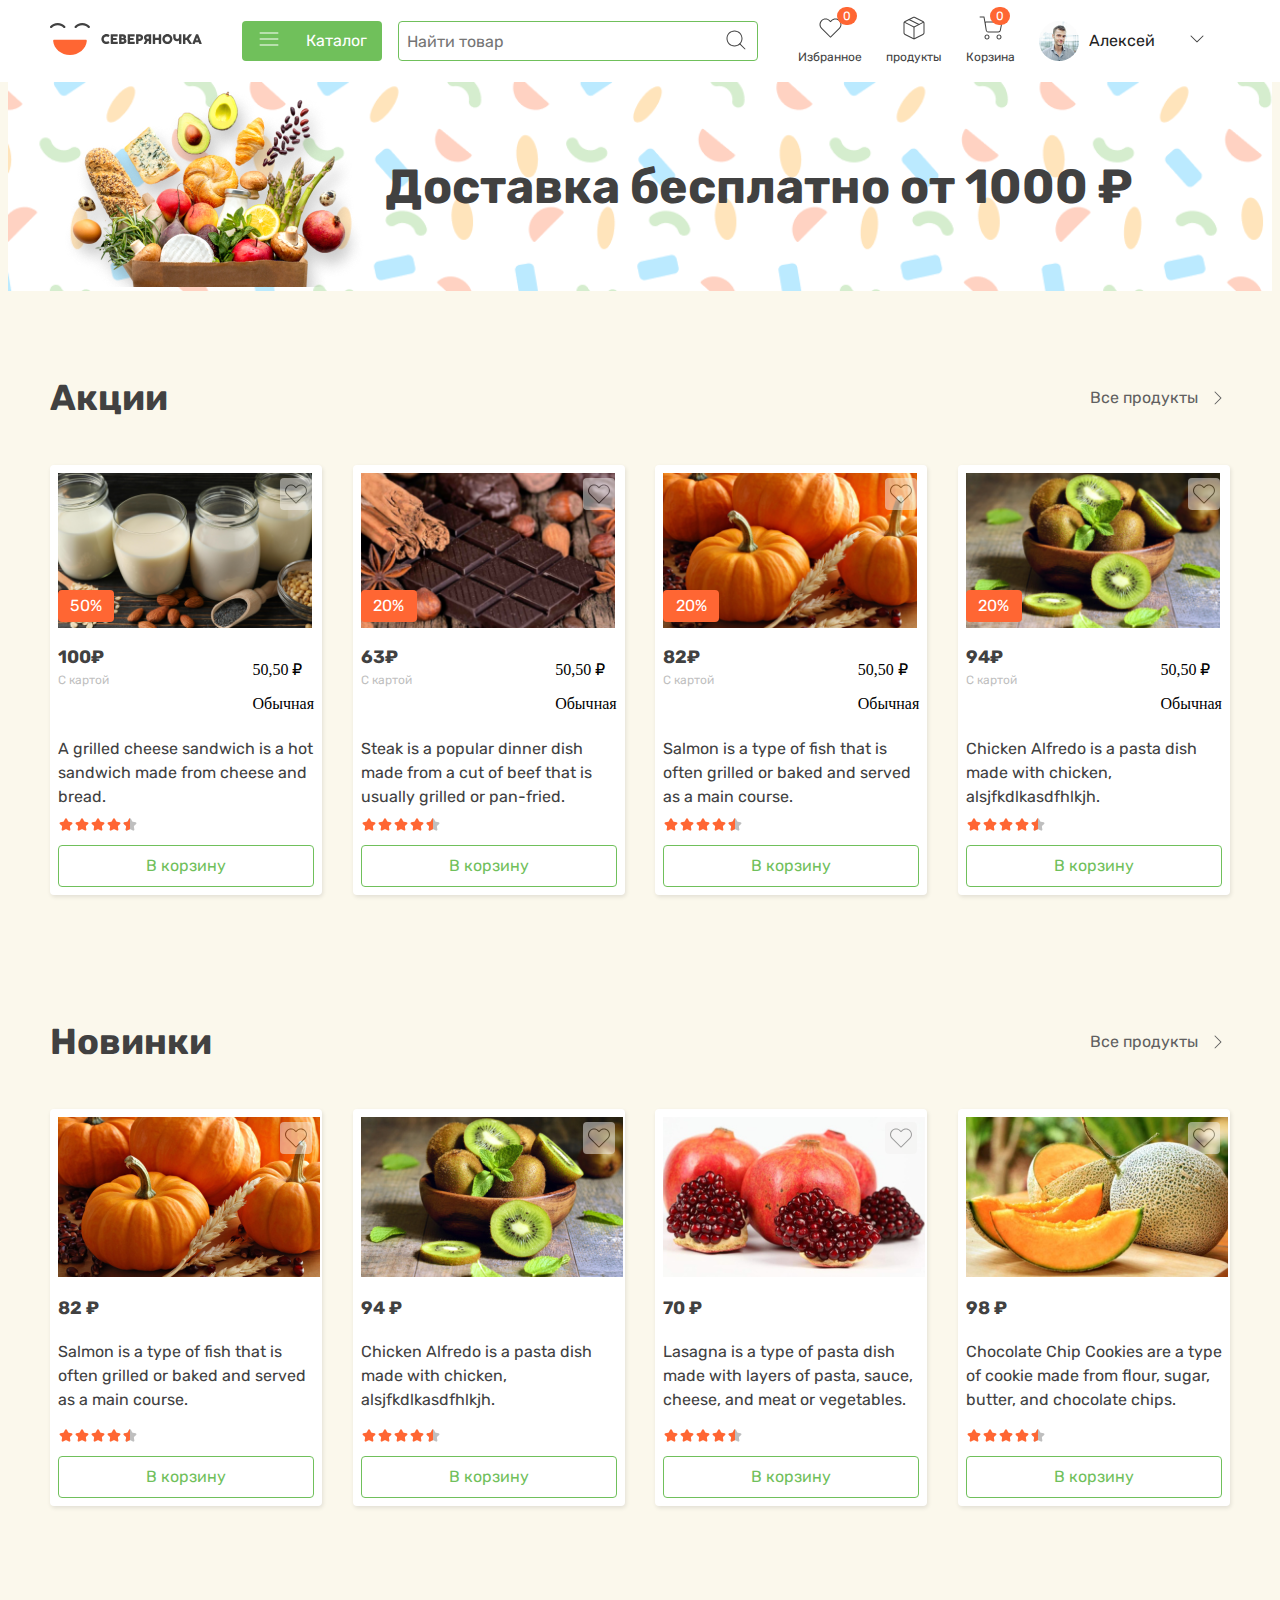
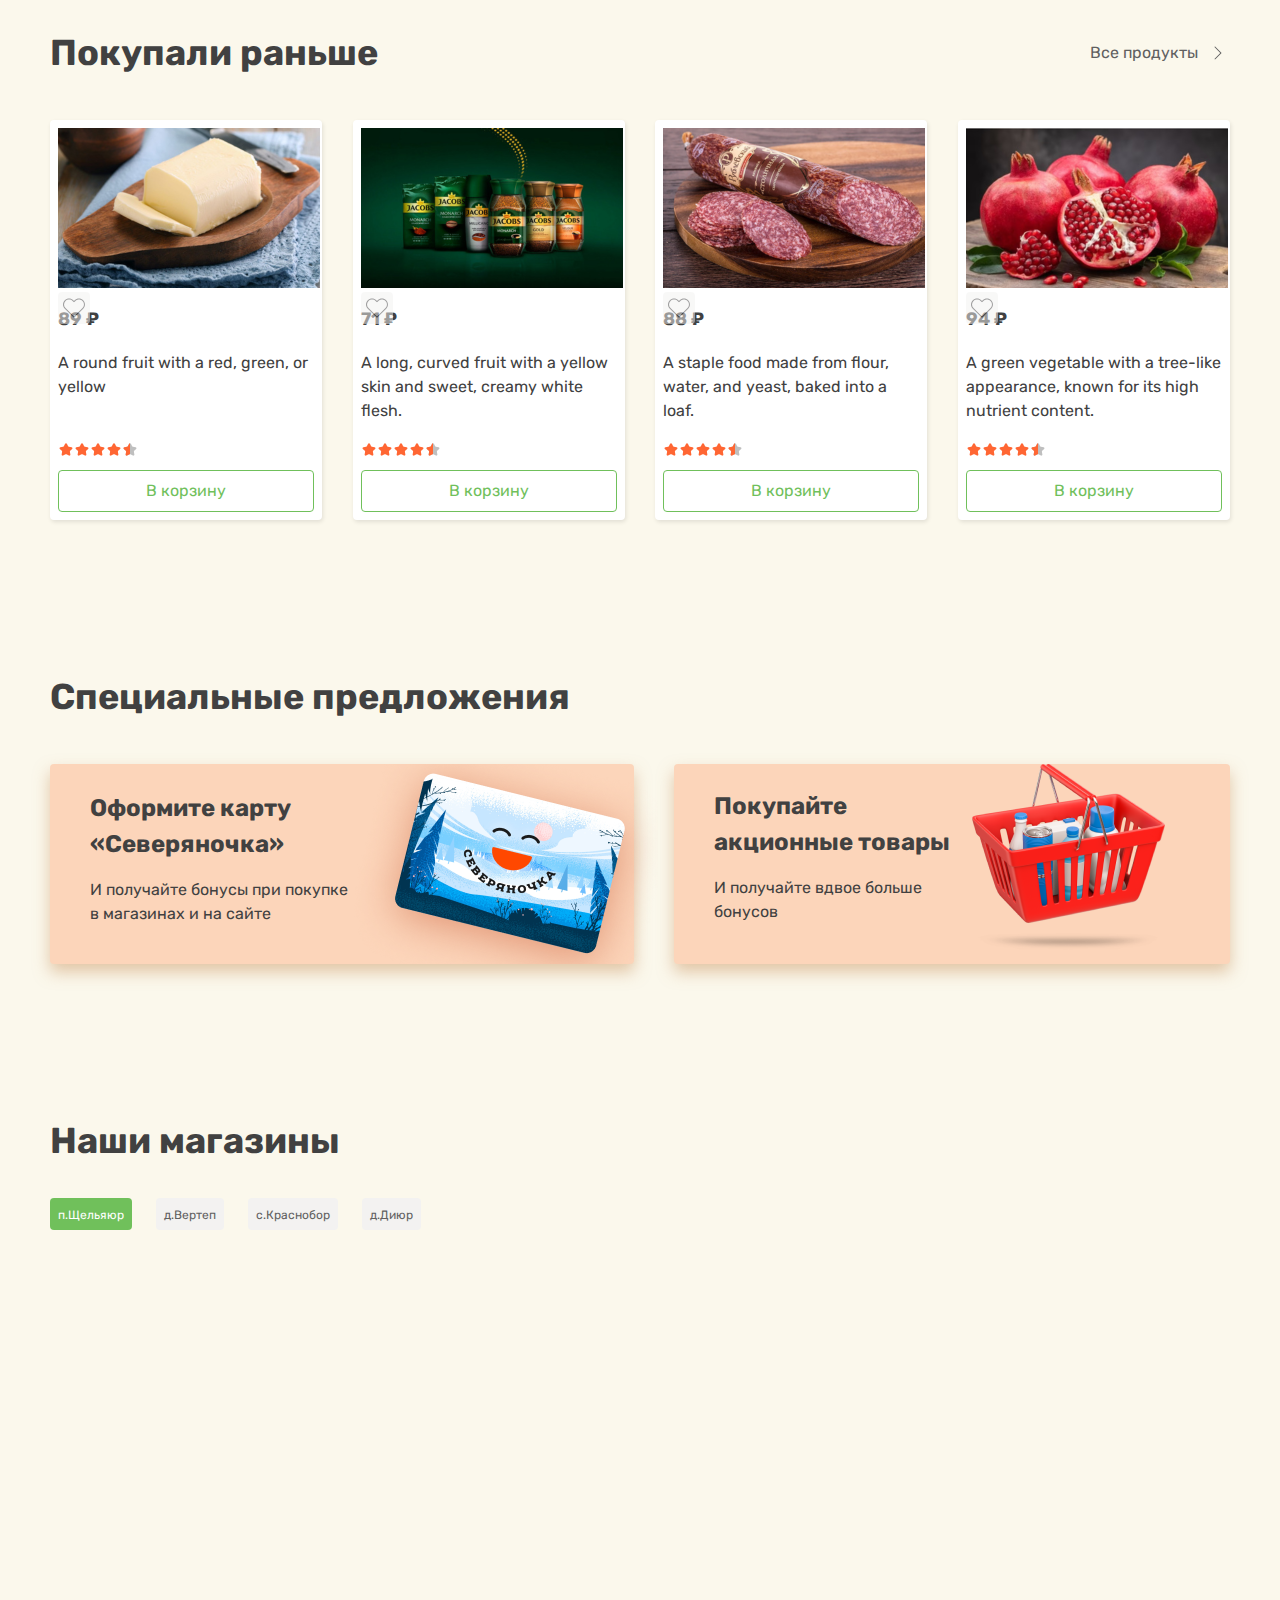
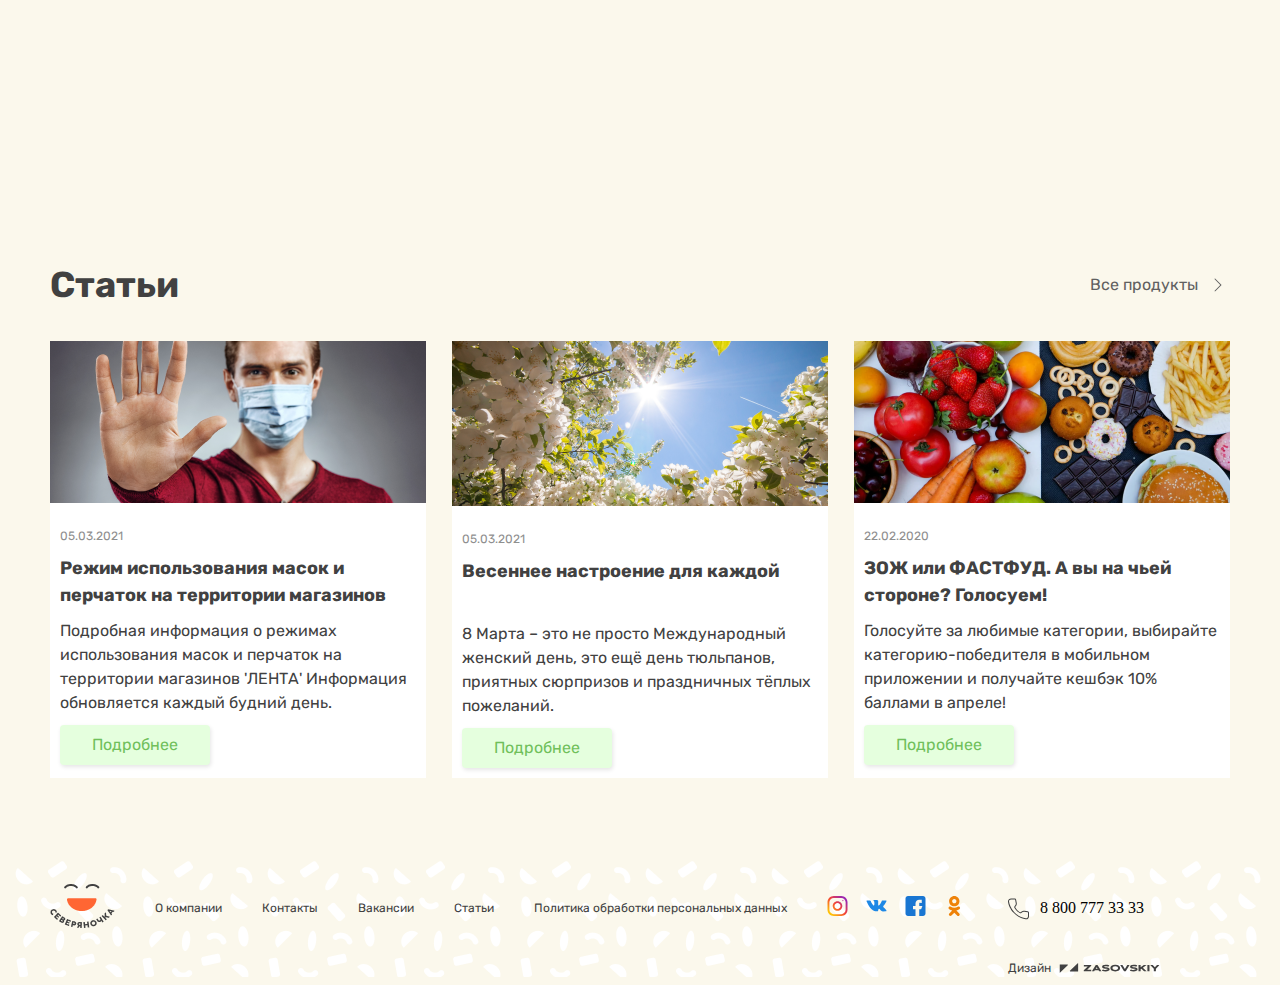
<file: index.html>
<!DOCTYPE html>
<html lang="en">

<head>
  <meta charset="UTF-8">
  <meta name="viewport" content="width=device-width, initial-scale=1.0">
  <title>E-commerce</title>
  <link rel="stylesheet" href="/css/main.css">
  <link rel="icon" type="image/png" href="./images/res-logo-768.svg">
</head>

<body>

  <!-- HEADER -->

  <header class="header">
    <div class="container">
      <div class="header-wrapper">
        <div class="header-logo-img">
          <a href="./index.html">
            <img src="./images/haedermain.svg" alt="a log">
          </a>
          <a class="h-res-7logo" href="./index.html">
            <img src="./images/res-logo-768.svg" alt="a log">
          </a>
        </div>
        <nav class="header-navbar">
          <div class="header__catalog__btn">
            <a class="category-dropdown-a" href="#">
              <img class="category-dropdown-btn" src="./images/headermenu.svg" alt="an img">
              <div class="c-d-d-wrapper">
                <div class="c-d-d-main ">
                  <a href="#" class="c-d-d-main-a">Fruit</a>
                  <a href="#" class="c-d-d-main-a">Bakery</a>
                  <a href="#" class="c-d-d-main-a">Vegetable</a>
                  <a href="#" class="c-d-d-main-a">Dairy</a>
                  <a href="#" class="c-d-d-main-a">Meat</a>
                  <a href="#" class="c-d-d-main-a">Dessert</a>
                  <a href="#" class="c-d-d-main-a">Fast Food</a>
                  <a href="#" class="c-d-d-main-a">Breakfast</a>
                  <a href="#" class="c-d-d-main-a">Lunch</a>
                  <a href="#" class="c-d-d-main-a">Dinner</a>
                </div>
              </div>
            </a>
            <a class="header-c-b-c-l" href="category.html">Каталог</a>
          </div>
          <form id="headerform" action="#">
            <input type="search" name="q" placeholder="Найти товар">
            <img src="/images/navsearch.svg" alt="a search">
          </form>
          <ul class="header-links__list">
            <li class="header-links__items">
              <img src="/images/header-linksimg2.svg" alt="an img">
                <a class="header-like__number" href="#"></a>
              <a href="./favorites.html" class="header-links">Избранное</a>
            </li>
            <li class="header-links__items">
              <img src="/images/header-linksimg1.svg" alt="an img">
              <a href="./products.html" class="header-links">продукты</a>
            </li>
            <li class="header-links__items">
              <div class="header-shopping">
                <img src="/images/shopping-cart.svg" alt="an img">
                <a class="header-shopping__number" href="#"></a>
                <a href="./korzinka.html" class="header-links">Корзина</a>

              </div>
            </li>
          </ul>
          <div class="header-person">
            <img class="header-person__mainimg" src="/images/personavater.png" alt="">
            <p class="header-person__name">Алексей</p>
            <div class="header-person__dropdown">
              <img src="/images/chevron-down.svg" alt="an img">

              <div class="person-dropdown-d-n">
                <div class="header-person-dropdown__links">
                  <a href="#" class="hpd__link">About Us</a>
                  <a href="#" class="hpd__link">Category</a>
                  <a href="#" class="hpd__link">Contact</a>
                  <a href="#" class="hpd__link">Favorites</a>
                  <a href="#" class="hpd__link">Goods</a>
                  <a href="#" class="hpd__link">Korzinka</a>
                </div>
              </div>
            </div>
          </div>
        </nav>
      </div>
    </div>
  </header>

  <main>

    <!-- HERO -->

    <section class="hero">
      <div class="container">
        <div class="home-wrapper">
          <div class="hero-left">
            <img src="/images/herofruits.png" alt="fruits">
          </div>
          <div class="hero-right">
            <h1 class="hero-title">
              Доставка бесплатно от 1000 ₽
            </h1>
          </div>
        </div>
      </div>
    </section>

    <!-- PROMOTION -->

    <section class="promotion">
      <div class="container">
        <div class="promotion-wrapper">
          <div class="promotion-top">
            <h2 class="promotion-heading">Акции</h2>
            <a href="./goods.html" class="promotion-top__link">Все продукты
              <img src="./images/chevron-right.svg" alt="an img">
            </a>
          </div>
          <div class="promotion-bottom">

          </div>
        </div>
      </div>
    </section>

    <!-- NEWS -->

    <section class="news">
      <div class="container">
        <div class="news-wrapper">
          <div class="news-top">
            <h2 class="news-heading">Новинки</h2>
            <a href="./goods.html" class="news-top__link">Все продукты
              <img src="./images/chevron-right.svg" alt="an img">
            </a>
          </div>
          <div class="news-bottom promotion-bottom">

          </div>
        </div>
      </div>
    </section>

    <!-- POPULAR -->

    <section class="popular">
      <div class="container">
        <div class="popular-wrapper">
          <div class="popular-top">
            <h2 class="popular-heading">Покупали раньше</h2>
            <a href="./goods.html" class="popular-top__link">Все продукты
              <img src="./images/chevron-right.svg" alt="an img">
            </a>
          </div>
          <div class="popular-bottom promotion-bottom">

          </div>
        </div>
      </div>
    </section>

    <!-- SPECIAL -->

    <section class="special">
      <div class="container">
        <div class="special-wrapper">
          <h2 class="special-top special-heading">Специальные предложения</h2>
          <div class="special-bottom">

          </div>
        </div>
      </div>
    </section>

    <!-- MAGAZINE -->

    <section class="magazine">
      <div class="container">
        <div class="magazine-wrapper">
          <div class="magazine-top">
            <h2 class="magazine-title">
              Наши магазины
            </h2>
          </div>
          <div class="magazine-ap-tab">
            <div class="magazine-ap-tab-btns">
              <button class="m-a-p-btn">п.Щельяюр</button>
              <button class="m-a-p-btn">д.Вертеп</button>
              <button class="m-a-p-btn">с.Краснобор</button>
              <button class="m-a-p-btn">д.Диюр</button>
            </div>
            <div class="magazine-ap-tab-contents">
              <div class="magazine-ap-tab-content">
                <iframe
                  src="https://www.google.com/maps/embed?pb=!1m18!1m12!1m3!1d387194.0735703367!2d-74.31001043286854!3d40.697017342417176!2m3!1f0!2f0!3f0!3m2!1i1024!2i768!4f13.1!3m3!1m2!1s0x89c24fa5d33f083b%3A0xc80b8f06e177fe62!2sNew%20York%2C%20NY%2C%20USA!5e0!3m2!1sen!2s!4v1691401968551!5m2!1sen!2s"
                  width="600" height="450" style="border:0;" allowfullscreen="" loading="lazy"
                  referrerpolicy="no-referrer-when-downgrade"></iframe>
              </div>
              <div class="magazine-ap-tab-content">
                <iframe
                  src="https://www.google.com/maps/embed?pb=!1m18!1m12!1m3!1d158858.58687275244!2d-0.266747665043916!3d51.528525720591915!2m3!1f0!2f0!3f0!3m2!1i1024!2i768!4f13.1!3m3!1m2!1s0x47d8a00baf21de75%3A0x52963a5addd52a99!2sLondon%2C%20UK!5e0!3m2!1sen!2s!4v1691402008611!5m2!1sen!2s"
                  width="600" height="450" style="border:0;" allowfullscreen="" loading="lazy"
                  referrerpolicy="no-referrer-when-downgrade"></iframe>
              </div>
              <div class="magazine-ap-tab-content">
                <iframe
                  src="https://www.google.com/maps/embed?pb=!1m18!1m12!1m3!1d424143.8848837937!2d150.60163958359047!3d-33.847803438451024!2m3!1f0!2f0!3f0!3m2!1i1024!2i768!4f13.1!3m3!1m2!1s0x6b129838f39a743f%3A0x3017d681632a850!2sSydney%20NSW%2C%20Australia!5e0!3m2!1sen!2s!4v1691402040495!5m2!1sen!2s"
                  width="600" height="450" style="border:0;" allowfullscreen="" loading="lazy"
                  referrerpolicy="no-referrer-when-downgrade"></iframe>
              </div>
              <div class="magazine-ap-tab-content">
                <iframe
                  src="https://www.google.com/maps/embed?pb=!1m18!1m12!1m3!1d1663022.5755381389!2d138.44778832125957!3d35.5020288120362!2m3!1f0!2f0!3f0!3m2!1i1024!2i768!4f13.1!3m3!1m2!1s0x605d1b87f02e57e7%3A0x2e01618b22571b89!2sTokyo%2C%20Japan!5e0!3m2!1sen!2s!4v1691402056763!5m2!1sen!2s"
                  width="600" height="450" style="border:0;" allowfullscreen="" loading="lazy"
                  referrerpolicy="no-referrer-when-downgrade"></iframe>
              </div>
            </div>
          </div>
        </div>
      </div>
    </section>

    <!-- ARTICLES -->

    <section class="articles">
      <div class="container">
        <div class="articles-wrapper">
          <div class="articles-top">
            <h2 class="articles-heading">Статьи</h2>
            <a href="./goods.html" class="articles-top__link">Все продукты
              <img src="./images/chevron-right.svg" alt="an img">
            </a>
          </div>
          <div class="articles-bottom">
            
          </div>
        </div>
      </div>
    </section>

    <!-- FOOTER AS SECTION -->

    <section class="footer">
      <div class="container">
        <div class="footer-wrapper">
          <div class="footer-top">
            <div class="footer-logo">
              <img src="./images/footerlogoofec.png" alt="an img">
            </div>
            <div class="footer-nav">
              <ul>
                <li><a href="./about.html">О компании </a></li>
                <li><a href="./contact.html">Контакты</a></li>
                <li><a href="./vacancy.html">Вакансии</a></li>
                <li><a href="./favorites.html">Статьи</a></li>
                <li><a href="./category.html">Политика обработки персональных данных</a></li>
              </ul>
            </div>
            <div class="footer-social">
              <a href="https://www.instagram.com/_tycoonme/" class="instagram">
                <img src="./images/instagram.svg" alt="a logo">
              </a>
              <a href="https://t.me/tycoon_me"><img src="./images/vkontakte.svg" alt="an img"></a>
              <a href="https://t.me/tycoon_me"><img src="./images/facebook.svg" alt="an img"></a>
              <a href="https://t.me/tycoon_me"><img src="./images/ok.svg" alt="an img"></a>
            </div>
            <div class="footer-end">
              <img src="./images/phone.svg" alt="an img">
              <p>8 800 777 33 33</p>
            </div>
          </div>
          <div class="footer-bottom">
            <p>Дизайн</p>
            <img src="./images/logo-zasovskiy-small-black.svg" alt="an img">
          </div>
        </div>
      </div>
    </section>
  </main>

  <footer class="menu">
    <div class="container">
      <div class="menu-wrapper">
        <ul>
          <li>
            <img src="./images/footerburger.svg" alt="an img">
            <a href="./category.html">Каталог</a>
          </li>
          <li>
            <img src="./images/header-linksimg2.svg" alt="">
            <a href="./favorites.html">Избранное</a>
          </li>
          <li>
            <img src="./images/header-linksimg1.svg" alt="an img">
            <a href="./goods.html">Заказы</a>
          </li>
          <li>
            <img src="./images/shopping-cart.svg" alt="an img">
            <a href="./korzinka.html">Корзина</a>
          </li>
        </ul>
        <div class="menu-avatar">
          <img src="./images/personavater.png" alt="an img">
        </div>
      </div>
    </div>
  </footer>


</body>
<script src="js/products-data.js"></script>
<script src="js/home.js"></script>
<script src="js/main.js"></script>

</html>
</file>
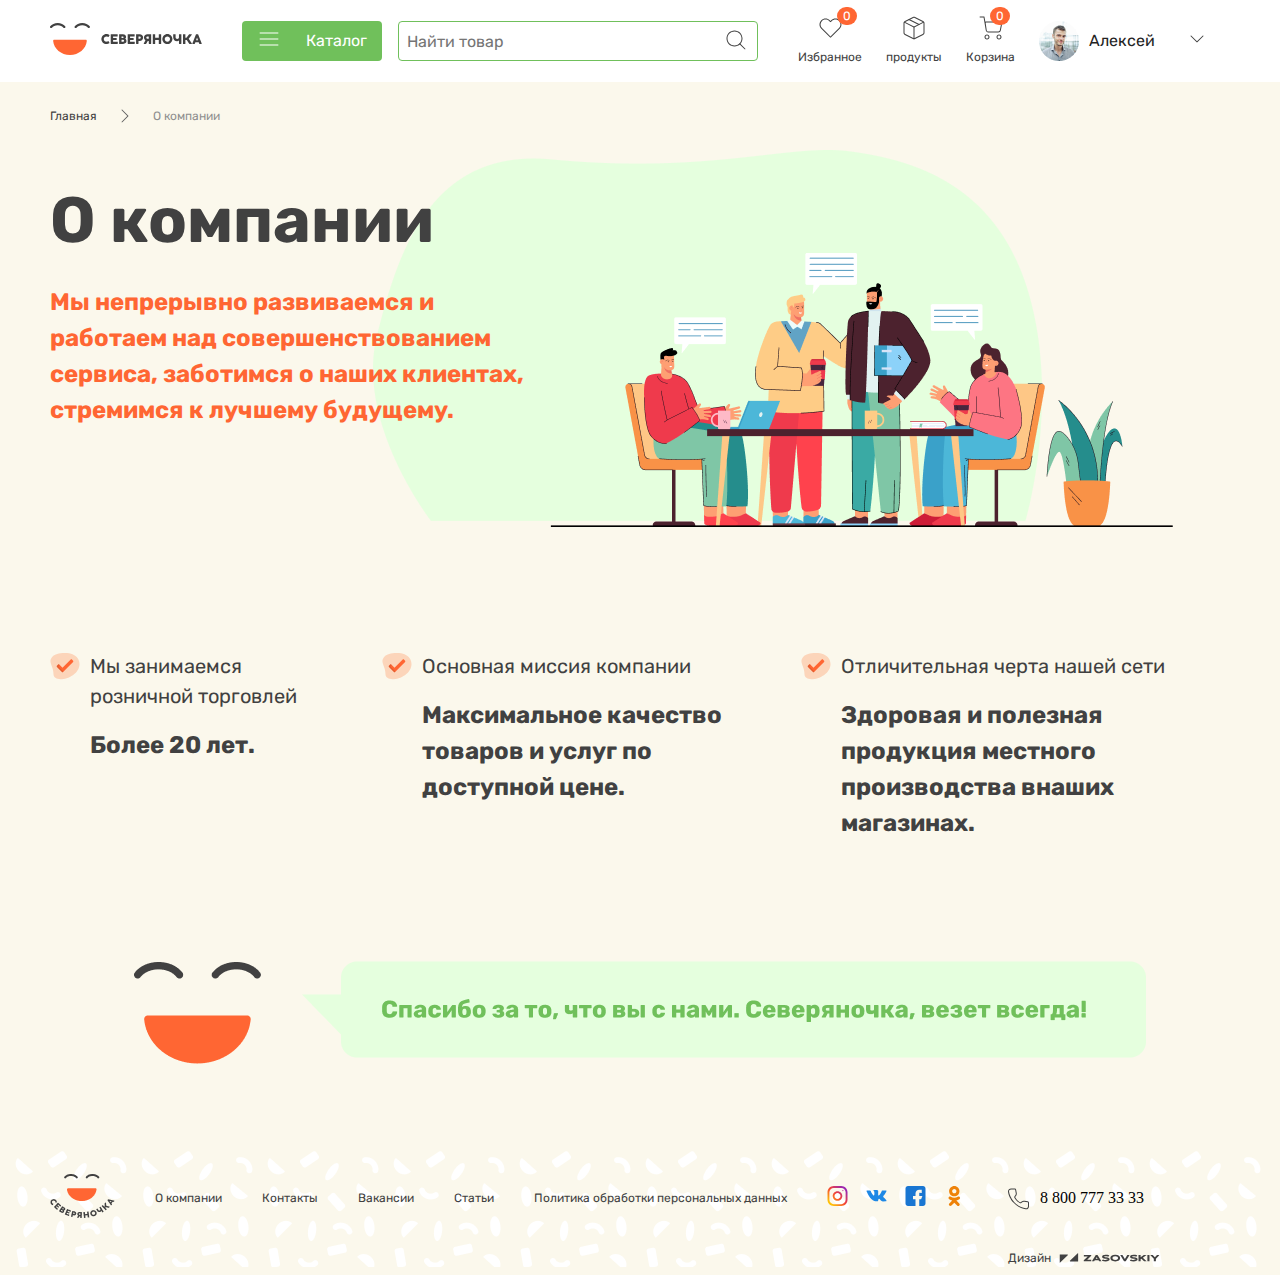
<file: about.html>
<!DOCTYPE html>
<html lang="en">

<head>
  <meta charset="UTF-8">
  <meta name="viewport" content="width=device-width, initial-scale=1.0">
  <title>About Us</title>
  <link rel="stylesheet" href="./css/main.css">
  <link rel="icon" type="image/png" href="./images/res-logo-768.svg">
</head>

<body>

  <!-- HEADER -->

<header class="header">
  <div class="container">
    <div class="header-wrapper">
      <div class="header-logo-img">
        <a href="./index.html">
          <img src="./images/haedermain.svg" alt="a log">
        </a>
        <a class="h-res-7logo" href="./index.html">
          <img src="./images/res-logo-768.svg" alt="a log">
        </a>
      </div>
      <nav class="header-navbar">
        <div class="header__catalog__btn">
          <a class="category-dropdown-a" href="#">
            <img class="category-dropdown-btn" src="./images/headermenu.svg" alt="an img">
            <div class="c-d-d-wrapper">
              <div class="c-d-d-main ">
                <a href="#" class="c-d-d-main-a">Fruit</a>
                <a href="#" class="c-d-d-main-a">Bakery</a>
                <a href="#" class="c-d-d-main-a">Vegetable</a>
                <a href="#" class="c-d-d-main-a">Dairy</a>
                <a href="#" class="c-d-d-main-a">Meat</a>
                <a href="#" class="c-d-d-main-a">Dessert</a>
                <a href="#" class="c-d-d-main-a">Fast Food</a>
                <a href="#" class="c-d-d-main-a">Breakfast</a>
                <a href="#" class="c-d-d-main-a">Lunch</a>
                <a href="#" class="c-d-d-main-a">Dinner</a>
              </div>
            </div>
          </a>
          <a class="header-c-b-c-l" href="category.html">Каталог</a>
        </div>
        <form id="headerform" action="#">
          <input type="search" name="q" placeholder="Найти товар">
          <img src="/images/navsearch.svg" alt="a search">
        </form>
        <ul class="header-links__list">
          <li class="header-links__items">
            <img src="/images/header-linksimg2.svg" alt="an img">
            <a class="header-like__number" href="#"></a>
            <a href="./favorites.html" class="header-links">Избранное</a>
          </li>
          <li class="header-links__items">
            <img src="/images/header-linksimg1.svg" alt="an img">
            <a href="./products.html" class="header-links">продукты</a>
          </li>
          <li class="header-links__items">
            <div class="header-shopping">
              <img src="/images/shopping-cart.svg" alt="an img">
              <a class="header-shopping__number" href="#"></a>
              <a href="./korzinka.html" class="header-links">Корзина</a>

            </div>
          </li>
        </ul>
        <div class="header-person">
          <img class="header-person__mainimg" src="/images/personavater.png" alt="">
          <p class="header-person__name">Алексей</p>
          <div class="header-person__dropdown">
            <img src="/images/chevron-down.svg" alt="an img">

            <div class="person-dropdown-d-n">
              <div class="header-person-dropdown__links">
                <a href="#" class="hpd__link">About Us</a>
                <a href="#" class="hpd__link">Category</a>
                <a href="#" class="hpd__link">Contact</a>
                <a href="#" class="hpd__link">Favorites</a>
                <a href="#" class="hpd__link">Goods</a>
                <a href="#" class="hpd__link">Korzinka</a>
              </div>
            </div>
          </div>
        </div>
      </nav>
    </div>
  </div>
</header>

  <main>

    <!-- HERO -->

    <section class="about-hero">
      <div class="container">
        <div class="about-hero-wrapper">
          <div class="about-hero-top">
            <a href="./index.html" class="about-hero-top__link1">Главная</a>
            <img src="./images/chevron-right.svg" alt="an img">
            <a href="./about.html" class="about-hero-top__link2">О компании</a>
          </div>
          <div class="about-hero-bottom">
            <div class="about-hero-content">
              <h1 class="about-hero-title">О компании</h1>
              <p class="about-hero-text">
                Мы непрерывно развиваемся и работаем над совершенствованием сервиса, заботимся о наших клиентах,
                стремимся
                к лучшему
                будущему.
              </p>
            </div>
            <div class="about-hero-img">
              <img src="./images/about-images/abheromain.png" alt="img">
            </div>
          </div>
        </div>
      </div>
    </section>

    <!-- INFO -->

    <section class="about-info">
      <div class="container">
        <div class="about-info-wrapper">
          <div class="about-info__top">
            <div class="about-info-parts">
              <div class="about-info-parts__img">
                <img src="./images/about-images/check.svg" alt="an img">
              </div>
              <div class="about-info-parts__textbox">
                <h4 class="about-info-parts__info aipi-1">
                  Мы занимаемся розничной торговлей
                </h4>
                <p class="about-info-parts__bold">
                  Более 20 лет.
                </p>
              </div>
            </div>
            <div class="about-info-parts">
              <div class="about-info-parts__img">
                <img src="./images/about-images/check.svg" alt="an img">
              </div>
              <div class="about-info-parts__textbox">
                <h4 class="about-info-parts__info">
                  Основная миссия компании
                </h4>
                <p class="about-info-parts__bold">
                  Максимальное качество товаров и услуг по доступной цене.
                </p>
              </div>
            </div>
            <div class="about-info-parts">
              <div class="about-info-parts__img">
                <img src="./images/about-images/check.svg" alt="an img">
              </div>
              <div class="about-info-parts__textbox">
                <h4 class="about-info-parts__info">
                  Отличительная черта нашей сети
                </h4>
                <p class="about-info-parts__bold">
                  Здоровая и полезная продукция местного производства внаших магазинах.
                </p>
              </div>
            </div>
          </div>
          <div class="about-info__bottom">
            <div class="about-info__bottom__img1">
              <img src="./images/about-images/aboutinfologo.png" alt="an img">
            </div>
            <div class="about-info__bottom__img2">
              <img src="./images/about-images/aboutinfomain.png" alt="an img">
            </div>
          </div>
        </div>
      </div>
    </section>

    <!-- FOOTER AS SECTION -->

    <section class="footer">
      <div class="container">
        <div class="footer-wrapper">
          <div class="footer-top">
            <div class="footer-logo">
              <img src="./images/footerlogoofec.png" alt="an img">
            </div>
            <div class="footer-nav">
              <ul>
                <li><a href="./about.html">О компании </a></li>
                <li><a href="./contact.html">Контакты</a></li>
                <li><a href="./category.html">Вакансии</a></li>
                <li><a href="./favorites.html">Статьи</a></li>
                <li><a href="./category.html">Политика обработки персональных данных</a></li>
              </ul>
            </div>
            <div class="footer-social">
              <a href="https://www.instagram.com/_tycoonme/" class="instagram">
                <img src="./images/instagram.svg" alt="a logo">
              </a>
              <a href="https://t.me/tycoon_me"><img src="./images/vkontakte.svg" alt="an img"></a>
              <a href="https://t.me/tycoon_me"><img src="./images/facebook.svg" alt="an img"></a>
              <a href="https://t.me/tycoon_me"><img src="./images/ok.svg" alt="an img"></a>
            </div>
            <div class="footer-end">
              <img src="./images/phone.svg" alt="an img">
              <p>8 800 777 33 33</p>
            </div>
          </div>
          <div class="footer-bottom">
            <p>Дизайн</p>
            <img src="./images/logo-zasovskiy-small-black.svg" alt="an img">
          </div>
        </div>
      </div>
    </section>
  </main>



  <!-- MENU -->


  <footer class="menu">
    <div class="container">
      <div class="menu-wrapper">
        <ul>
          <li>
            <img src="./images/footerburger.svg" alt="an img">
            <a href="./category.html">Каталог</a>
          </li>
          <li>
            <img src="./images/header-linksimg2.svg" alt="">
            <a href="./favorites.html">Избранное</a>
          </li>
          <li>
            <img src="./images/header-linksimg1.svg" alt="an img">
            <a href="./goods.html">Заказы</a>
          </li>
          <li>
            <img src="./images/shopping-cart.svg" alt="an img">
            <a href="./korzinka.html">Корзина</a>
          </li>
        </ul>
        <div class="menu-avatar">
          <img src="./images/personavater.png" alt="an img">
        </div>
      </div>
    </div>
  </footer>
</body>
<script src="./js/main.js"></script>
</html>
</file>
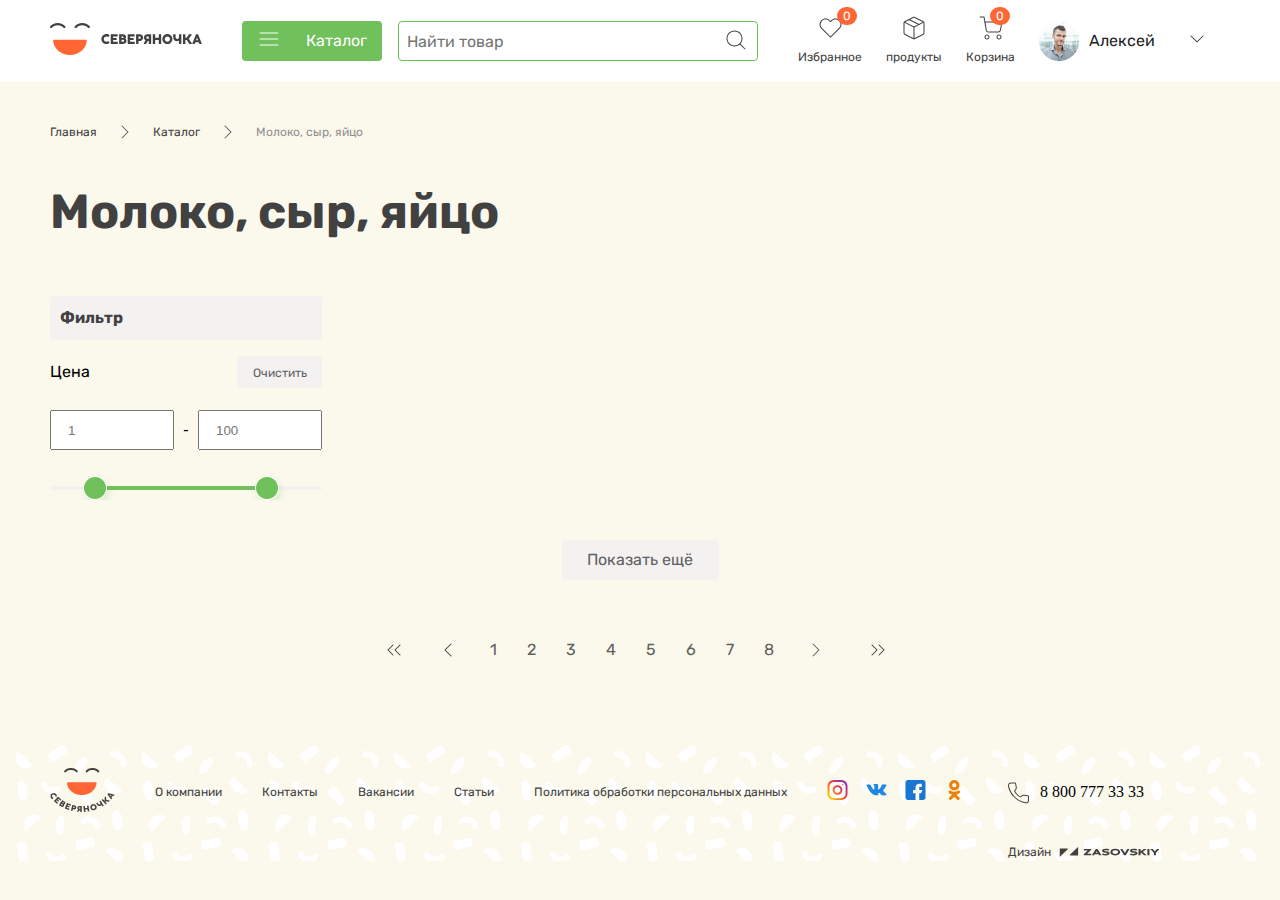
<file: category.html>
<!DOCTYPE html>
<html lang="en">

<head>
  <meta charset="UTF-8">
  <meta name="viewport" content="width=device-width, initial-scale=1.0">
  <title>Category</title>
  <link rel="stylesheet" href="./css/main.css">
  <link rel="icon" type="image/png" href="./images/res-logo-768.svg">
</head>

<body>
  <header class="header">
    <div class="container">
      <div class="header-wrapper">
        <div class="header-logo-img">
          <a href="./index.html">
            <img src="./images/haedermain.svg" alt="a log">
          </a>
          <a class="h-res-7logo" href="./index.html">
            <img src="./images/res-logo-768.svg" alt="a log">
          </a>
        </div>
        <nav class="header-navbar">
          <div class="header__catalog__btn">
            <a class="category-dropdown-a" href="#">
              <img class="category-dropdown-btn" src="./images/headermenu.svg" alt="an img">
              <div class="c-d-d-wrapper">
                <div class="c-d-d-main ">
                  <a href="#" class="c-d-d-main-a">Fruit</a>
                  <a href="#" class="c-d-d-main-a">Bakery</a>
                  <a href="#" class="c-d-d-main-a">Vegetable</a>
                  <a href="#" class="c-d-d-main-a">Dairy</a>
                  <a href="#" class="c-d-d-main-a">Meat</a>
                  <a href="#" class="c-d-d-main-a">Dessert</a>
                  <a href="#" class="c-d-d-main-a">Fast Food</a>
                  <a href="#" class="c-d-d-main-a">Breakfast</a>
                  <a href="#" class="c-d-d-main-a">Lunch</a>
                  <a href="#" class="c-d-d-main-a">Dinner</a>
                </div>
              </div>
            </a>
            <a class="header-c-b-c-l" href="category.html">Каталог</a>
          </div>
          <form id="headerform" action="#">
            <input type="search" name="q" placeholder="Найти товар">
            <img src="/images/navsearch.svg" alt="a search">
          </form>
          <ul class="header-links__list">
            <li class="header-links__items">
              <img src="/images/header-linksimg2.svg" alt="an img">
              <a class="header-like__number" href="#"></a>
              <a href="./favorites.html" class="header-links">Избранное</a>
            </li>
            <li class="header-links__items">
              <img src="/images/header-linksimg1.svg" alt="an img">
              <a href="./products.html" class="header-links">продукты</a>
            </li>
            <li class="header-links__items">
              <div class="header-shopping">
                <img src="/images/shopping-cart.svg" alt="an img">
                <a class="header-shopping__number" href="#"></a>
                <a href="./korzinka.html" class="header-links">Корзина</a>
  
              </div>
            </li>
          </ul>
          <div class="header-person">
            <img class="header-person__mainimg" src="/images/personavater.png" alt="">
            <p class="header-person__name">Алексей</p>
            <div class="header-person__dropdown">
              <img src="/images/chevron-down.svg" alt="an img">
  
              <div class="person-dropdown-d-n">
                <div class="header-person-dropdown__links">
                  <a href="#" class="hpd__link">About Us</a>
                  <a href="#" class="hpd__link">Category</a>
                  <a href="#" class="hpd__link">Contact</a>
                  <a href="#" class="hpd__link">Favorites</a>
                  <a href="#" class="hpd__link">Goods</a>
                  <a href="#" class="hpd__link">Korzinka</a>
                </div>
              </div>
            </div>
          </div>
        </nav>
      </div>
    </div>
  </header>

  <!-- CATEGORY HERO -->

  <section class="category-hero">
    <div class="container">
      <div class="category-wrapper">
        <div class="category-links">
          <a href="#">Главная</a>
          <img src="./images/chevron-right.svg" alt="an img">
          <a href="#">Каталог</a>
          <img src="./images/chevron-right.svg" alt="an img">
          <a href="#">Молоко, сыр, яйцо</a>
        </div>
        <h1 class="category-heading">
          Молоко, сыр, яйцо
        </h1>
        <button class="filter-named-btn">
          Фильтр
        </button>
        <div class="category-main">
          <div class="category-filter">
            <p class="category-filter-text">Фильтр</p>
            <div class="category-filter-main">
              <span>
                <p>Цена</p>
                <button>Очистить</button>
              </span>
              <form action="#">
                <input type="text" placeholder="1">
                <p>-</p>
                <input type="text" placeholder="100">
              </form>
              <img src="./images/category-images/line.png" alt="an img">
            </div>
          </div>
          <div class="category-content">
            
          </div>
        </div>
        <section class="category-hero-part2">
          <div class="container">
            <div class="c-h-p2-wrapper">
              <div class="c-h-p2-btn">
                <a href="./goods.html">Показать ещё</a>
              </div>
              <div class="c-h-p2-bottom">
                <img src="./images/category-images/chevrons-left.png" alt="an img">
                <img src="./images/category-images/chevron-left.png" alt="an img">
                <a href="#">1</a>
                <a href="#">2</a>
                <a href="#">3</a>
                <a href="#">4</a>
                <a href="#">5</a>
                <a href="#">6</a>
                <a href="#">7</a>
                <a href="#">8</a>
                <img src="./images/chevron-right.svg" alt="an img">
                <img src="./images/category-images/Button.png" alt="an img">
              </div>
            </div>
          </div>
        </section>
      </div>
    </div>
  </section>

  <!-- FOOTER AS SECTION -->

  <section class="footer">
    <div class="container">
      <div class="footer-wrapper">
        <div class="footer-top">
          <div class="footer-logo">
            <img src="./images/footerlogoofec.png" alt="an img">
          </div>
          <div class="footer-nav">
            <ul>
              <li><a href="./about.html">О компании </a></li>
              <li><a href="./contact.html">Контакты</a></li>
              <li><a href="./vacancy.html">Вакансии</a></li>
              <li><a href="./favorites.html">Статьи</a></li>
              <li><a href="./category.html">Политика обработки персональных данных</a></li>
            </ul>
          </div>
          <div class="footer-social">
            <a href="https://www.instagram.com/_tycoonme/" class="instagram">
              <img src="./images/instagram.svg" alt="a logo">
            </a>
            <a href="https://t.me/tycoon_me"><img src="./images/vkontakte.svg" alt="an img"></a>
            <a href="https://t.me/tycoon_me"><img src="./images/facebook.svg" alt="an img"></a>
            <a href="https://t.me/tycoon_me"><img src="./images/ok.svg" alt="an img"></a>
          </div>
          <div class="footer-end">
            <img src="./images/phone.svg" alt="an img">
            <p>8 800 777 33 33</p>
          </div>
        </div>
        <div class="footer-bottom">
          <p>Дизайн</p>
          <img src="./images/logo-zasovskiy-small-black.svg" alt="an img">
        </div>
      </div>
    </div>
  </section>

</body>

<footer class="menu">
  <div class="container">
    <div class="menu-wrapper">
      <ul>
        <li>
          <img src="./images/footerburger.svg" alt="an img">
          <a href="./category.html">Каталог</a>
        </li>
        <li>
          <img src="./images/header-linksimg2.svg" alt="">
          <a href="./favorites.html">Избранное</a>
        </li>
        <li>
          <img src="./images/header-linksimg1.svg" alt="an img">
          <a href="./goods.html">Заказы</a>
        </li>
        <li>
          <img src="./images/shopping-cart.svg" alt="an img">
          <a href="./korzinka.html">Корзина</a>
        </li>
      </ul>
      <div class="menu-avatar">
        <img src="./images/personavater.png" alt="an img">
      </div>
    </div>
  </div>
</footer>
<script src="./js/main.js"></script>
</html>
</file>
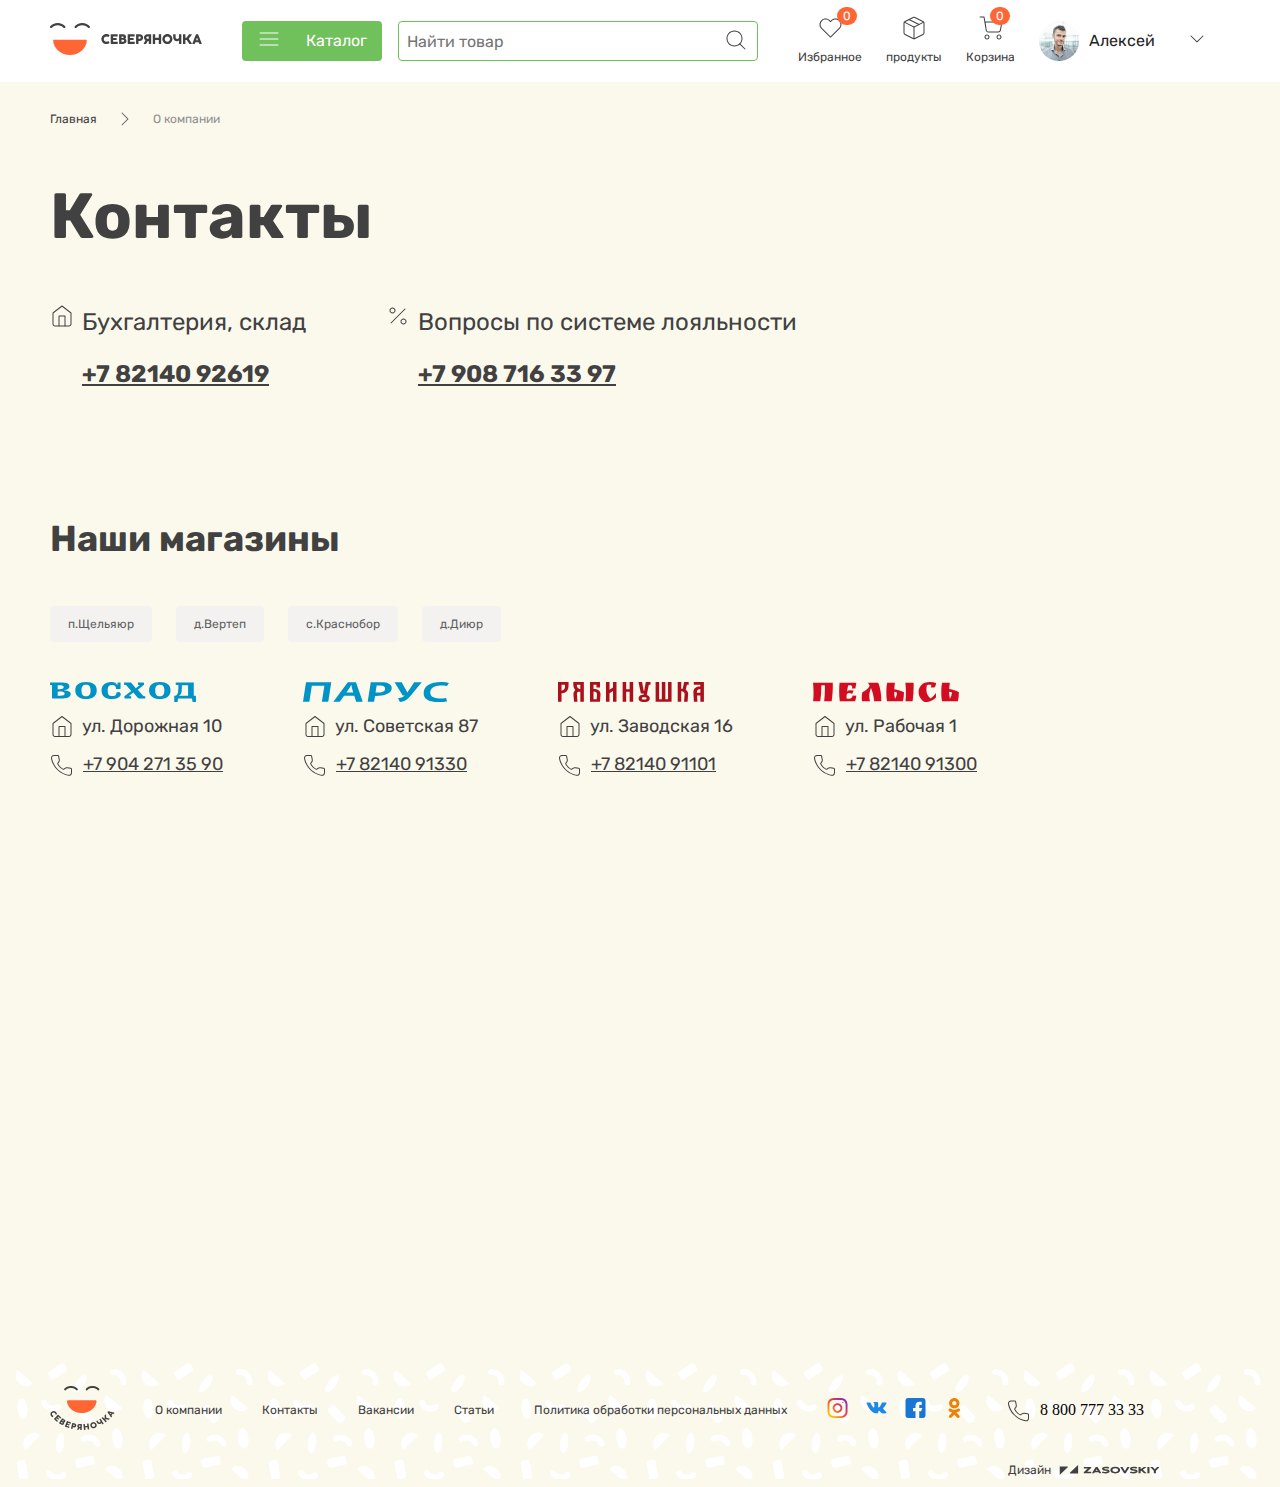
<file: contact.html>
<!DOCTYPE html>
<html lang="en">

<head>
  <meta charset="UTF-8">
  <meta name="viewport" content="width=device-width, initial-scale=1.0">
  <title>Contact</title>
  <link rel="stylesheet" href="./sass/pages/_home.scss">
  <link rel="stylesheet" href="./css/main.css">
  <link rel="icon" type="image/png" href="./images/res-logo-768.svg">
</head>

<body>

  <!-- HEADER -->

<header class="header">
  <div class="container">
    <div class="header-wrapper">
      <div class="header-logo-img">
        <a href="./index.html">
          <img src="./images/haedermain.svg" alt="a log">
        </a>
        <a class="h-res-7logo" href="./index.html">
          <img src="./images/res-logo-768.svg" alt="a log">
        </a>
      </div>
      <nav class="header-navbar">
        <div class="header__catalog__btn">
          <a class="category-dropdown-a" href="#">
            <img class="category-dropdown-btn" src="./images/headermenu.svg" alt="an img">
            <div class="c-d-d-wrapper">
              <div class="c-d-d-main ">
                <a href="#" class="c-d-d-main-a">Fruit</a>
                <a href="#" class="c-d-d-main-a">Bakery</a>
                <a href="#" class="c-d-d-main-a">Vegetable</a>
                <a href="#" class="c-d-d-main-a">Dairy</a>
                <a href="#" class="c-d-d-main-a">Meat</a>
                <a href="#" class="c-d-d-main-a">Dessert</a>
                <a href="#" class="c-d-d-main-a">Fast Food</a>
                <a href="#" class="c-d-d-main-a">Breakfast</a>
                <a href="#" class="c-d-d-main-a">Lunch</a>
                <a href="#" class="c-d-d-main-a">Dinner</a>
              </div>
            </div>
          </a>
          <a class="header-c-b-c-l" href="category.html">Каталог</a>
        </div>
        <form id="headerform" action="#">
          <input type="search" name="q" placeholder="Найти товар">
          <img src="/images/navsearch.svg" alt="a search">
        </form>
        <ul class="header-links__list">
          <li class="header-links__items">
            <img src="/images/header-linksimg2.svg" alt="an img">
            <a class="header-like__number" href="#"></a>
            <a href="./favorites.html" class="header-links">Избранное</a>
          </li>
          <li class="header-links__items">
            <img src="/images/header-linksimg1.svg" alt="an img">
            <a href="./products.html" class="header-links">продукты</a>
          </li>
          <li class="header-links__items">
            <div class="header-shopping">
              <img src="/images/shopping-cart.svg" alt="an img">
              <a class="header-shopping__number" href="#"></a>
              <a href="./korzinka.html" class="header-links">Корзина</a>

            </div>
          </li>
        </ul>
        <div class="header-person">
          <img class="header-person__mainimg" src="/images/personavater.png" alt="">
          <p class="header-person__name">Алексей</p>
          <div class="header-person__dropdown">
            <img src="/images/chevron-down.svg" alt="an img">

            <div class="person-dropdown-d-n">
              <div class="header-person-dropdown__links">
                <a href="#" class="hpd__link">About Us</a>
                <a href="#" class="hpd__link">Category</a>
                <a href="#" class="hpd__link">Contact</a>
                <a href="#" class="hpd__link">Favorites</a>
                <a href="#" class="hpd__link">Goods</a>
                <a href="#" class="hpd__link">Korzinka</a>
              </div>
            </div>
          </div>
        </div>
      </nav>
    </div>
  </div>
</header>
  <!-- contact hero -->

  <main>

    <section class="contact-hero">
      <div class="container">
        <div class="contact-hero-wrapper">
          <div class="contact-hero-top">
            <a href="./index.html" class="contact-hero-top__link1">Главная</a>
            <img src="./images/chevron-right.svg" alt="an img">
            <a href="./contact.html" class="contact-hero-top__link2">О компании</a>
          </div>
          <h2 class="contact-hero-title">
            Контакты
          </h2>
          <div class="contact-hero-bottom">
            <div class="contact-hero-bottom-cards">
              <div class="contact-hero-bottom-cards-img">
                <img src="./images/about-images/home.svg" alt="an img">
              </div>
              <div class="contact-hero-bottom-cards-textbox">
                <p class="contact-hero-bottom-cards-info">Бухгалтерия, склад</p>
                <a href="tel:+998990085049" class="contact-hero-bottom-cards-number">+7 82140 92619</a>
              </div>
            </div>
            <div class="contact-hero-bottom-cards">
              <div class="contact-hero-bottom-cards-img">
                <img src="./images/about-images/percent.svg" alt="an img">
              </div>
              <div class="contact-hero-bottom-cards-textbox">
                <p class="contact-hero-bottom-cards-info">Вопросы по системе лояльности</p>
                <a href="tel:+998990085049" class="contact-hero-bottom-cards-number">+7 908 716 33 97</a>
              </div>
            </div>
          </div>
        </div>
      </div>
    </section>

    <!-- MAGAZINE -->

    <section class="contact-magazine">
      <div class="container">
        <div class="contact-magazine-wrapper">
          <div class="contact-magazine-top">
            <h2 class="contact-magazine-title">
              Наши магазины
            </h2>
          </div>
          <div class="contact-magazine-middle-a">
            <button class="contact-magazine-btn">
              <div class="contact-magazine-btn__link">п.Щельяюр</div>
            </button>
            <button class="contact-magazine-btn">
              <div class="contact-magazine-btn__link">д.Вертеп</div>
            </button>
            <button class="contact-magazine-btn">
              <div class="contact-magazine-btn__link">с.Краснобор</div>
            </button>
            <button class="contact-magazine-btn">
              <div class="contact-magazine-btn__link">д.Диюр</div>
            </button>
          </div>
          <div class="contact-magazine-middle-b">
            <ul>
              <li>
                <img src="./images/about-images/c-m-c-img4.svg" alt="an img" class="c-m-logo">
                <div class="c-m-c-1">
                  <img src="./images/about-images/home.svg" alt="an img">
                  <a href="#" class="c-m-c-text">ул. Дорожная 10</a>

                </div>
                <div class="c-m-c-2">
                  <img src="./images/phone.svg" alt="an img">
                  <a href="tel:+998990085049" class="c-m-c-number">+7 904 271 35 90</a>
                </div>
              </li>
              <li>
                <img src="./images/about-images/c-m-c-img3.svg" alt="an img" class="c-m-logo">
                <div class="c-m-c-1">
                  <img src="./images/about-images/home.svg" alt="an img">
                  <a href="#" class="c-m-c-text">ул. Советская 87</a>

                </div>
                <div class="c-m-c-2">
                  <img src="./images/phone.svg" alt="an img">
                  <a href="tel:+998990085049" class="c-m-c-number">+7 82140 91330</a>
                </div>
              </li>
              <li>
                <img src="./images/about-images/c-m-c-img2.svg" alt="an img" class="c-m-logo">
                <div class="c-m-c-1">
                  <img src="./images/about-images/home.svg" alt="an img">
                  <a href="#" class="c-m-c-text">ул. Заводская 16</a>

                </div>
                <div class="c-m-c-2">
                  <img src="./images/phone.svg" alt="an img">
                  <a href="tel:+998990085049" class="c-m-c-number">+7 82140 91101</a>
                </div>
              </li>
              <li>
                <img src="./images/about-images/c-m-c-img1.svg" alt="an img" class="c-m-logo">
                <div class="c-m-c-1">
                  <img src="./images/about-images/home.svg" alt="an img">
                  <a href="#" class="c-m-c-text">ул. Рабочая 1</a>

                </div>
                <div class="c-m-c-2">
                  <img src="./images/phone.svg" alt="an img">
                  <a href="tel:+998990085049" class="c-m-c-number">+7 82140 91300</a>
                </div>
              </li>
            </ul>
          </div>
          <div class="contact-magazine-bottom">
            <iframe
              src="https://www.google.com/maps/embed?pb=!1m18!1m12!1m3!1d47970.86187823606!2d69.17340082663333!3d41.2832114708281!2m3!1f0!2f0!3f0!3m2!1i1024!2i768!4f13.1!3m3!1m2!1s0x38ae8ba578f4f58d%3A0xd7a2ecf23413b7a0!2sNajot%20Ta&#39;lim%20Chilonzor%20Filial!5e0!3m2!1sen!2s!4v1690646512425!5m2!1sen!2s"
              width="600" height="450" style="border:0;" allowfullscreen="" loading="lazy"
              referrerpolicy="no-referrer-when-downgrade"></iframe>
          </div>
        </div>
      </div>
    </section>

    <!-- FOOTER AS SECTION -->

    <section class="footer">
      <div class="container">
        <div class="footer-wrapper">
          <div class="footer-top">
            <div class="footer-logo">
              <img src="./images/footerlogoofec.png" alt="an img">
            </div>
            <div class="footer-nav">
              <ul>
                <li><a href="./about.html">О компании </a></li>
                <li><a href="./contact.html">Контакты</a></li>
                <li><a href="./category.html">Вакансии</a></li>
                <li><a href="./favorites.html">Статьи</a></li>
                <li><a href="./category.html">Политика обработки персональных данных</a></li>
              </ul>
            </div>
            <div class="footer-social">
              <a href="https://www.instagram.com/_tycoonme/" class="instagram">
                <img src="./images/instagram.svg" alt="a logo">
              </a>
              <a href="https://t.me/tycoon_me"><img src="./images/vkontakte.svg" alt="an img"></a>
              <a href="https://t.me/tycoon_me"><img src="./images/facebook.svg" alt="an img"></a>
              <a href="https://t.me/tycoon_me"><img src="./images/ok.svg" alt="an img"></a>
            </div>
            <div class="footer-end">
              <img src="./images/phone.svg" alt="an img">
              <p>8 800 777 33 33</p>
            </div>
          </div>
          <div class="footer-bottom">
            <p>Дизайн</p>
            <img src="./images/logo-zasovskiy-small-black.svg" alt="an img">
          </div>
        </div>
      </div>
    </section>
  </main>

  <footer class="menu">
    <div class="container">
      <div class="menu-wrapper">
        <ul>
          <li>
            <img src="./images/footerburger.svg" alt="an img">
            <a href="./category.html">Каталог</a>
          </li>
          <li>
            <img src="./images/header-linksimg2.svg" alt="">
            <a href="./favorites.html">Избранное</a>
          </li>
          <li>
            <img src="./images/header-linksimg1.svg" alt="an img">
            <a href="./goods.html">Заказы</a>
          </li>
          <li>
            <img src="./images/shopping-cart.svg" alt="an img">
            <a href="./korzinka.html">Корзина</a>
          </li>
        </ul>
        <div class="menu-avatar">
          <img src="./images/personavater.png" alt="an img">
        </div>
      </div>
    </div>
  </footer>

</body>
<script src="./js/main.js"></script>


</html>
</file>
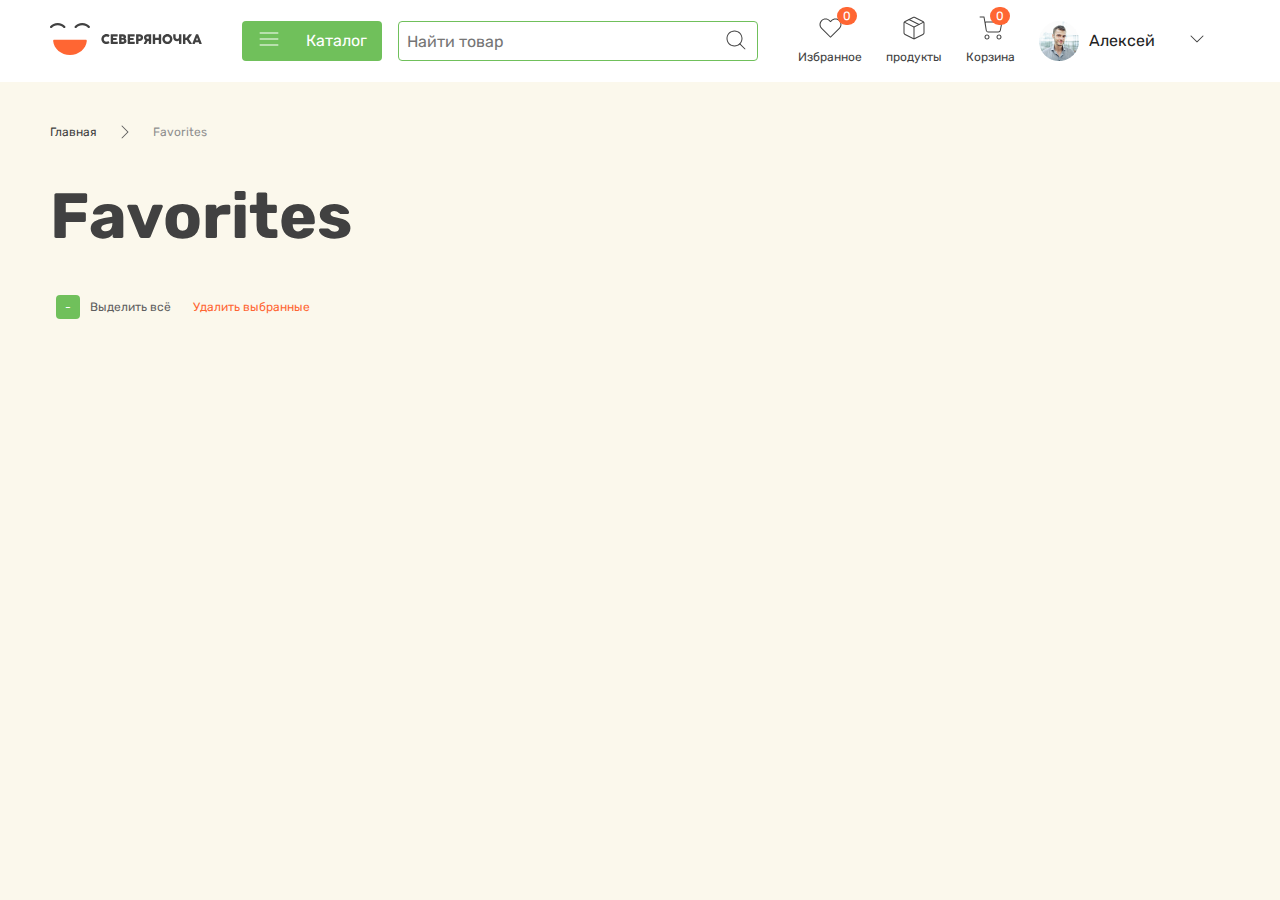
<file: favorites.html>
<!DOCTYPE html>
<html lang="en">

<head>
  <meta charset="UTF-8">
  <meta name="viewport" content="width=device-width, initial-scale=1.0">
  <title>Favorites</title>
  <link rel="stylesheet" href="./css/main.css">
  <link rel="icon" type="image/png" href="./images/res-logo-768.svg">
</head>

<body>
  <header class="header">
    <div class="container">
      <div class="header-wrapper">
        <div class="header-logo-img">
          <a href="./index.html">
            <img src="./images/haedermain.svg" alt="a log">
          </a>
          <a class="h-res-7logo" href="./index.html">
            <img src="./images/res-logo-768.svg" alt="a log">
          </a>
        </div>
        <nav class="header-navbar">
          <div class="header__catalog__btn">
            <a class="category-dropdown-a" href="#">
              <img class="category-dropdown-btn" src="./images/headermenu.svg" alt="an img">
              <div class="c-d-d-wrapper">
                <div class="c-d-d-main ">
                  <a href="#" class="c-d-d-main-a">Fruit</a>
                  <a href="#" class="c-d-d-main-a">Bakery</a>
                  <a href="#" class="c-d-d-main-a">Vegetable</a>
                  <a href="#" class="c-d-d-main-a">Dairy</a>
                  <a href="#" class="c-d-d-main-a">Meat</a>
                  <a href="#" class="c-d-d-main-a">Dessert</a>
                  <a href="#" class="c-d-d-main-a">Fast Food</a>
                  <a href="#" class="c-d-d-main-a">Breakfast</a>
                  <a href="#" class="c-d-d-main-a">Lunch</a>
                  <a href="#" class="c-d-d-main-a">Dinner</a>
                </div>
              </div>
            </a>
            <a class="header-c-b-c-l" href="category.html">Каталог</a>
          </div>
          <form id="headerform" action="#">
            <input type="search" name="q" placeholder="Найти товар">
            <img src="/images/navsearch.svg" alt="a search">
          </form>
          <ul class="header-links__list">
            <li class="header-links__items">
              <img src="/images/header-linksimg2.svg" alt="an img">
              <a class="header-like__number" href="#"></a>
              <a href="./favorites.html" class="header-links">Избранное</a>
            </li>
            <li class="header-links__items">
              <img src="/images/header-linksimg1.svg" alt="an img">
              <a href="./products.html" class="header-links">продукты</a>
            </li>
            <li class="header-links__items">
              <div class="header-shopping">
                <img src="/images/shopping-cart.svg" alt="an img">
                <a class="header-shopping__number" href="#"></a>
                <a href="./korzinka.html" class="header-links">Корзина</a>

              </div>
            </li>
          </ul>
          <div class="header-person">
            <img class="header-person__mainimg" src="/images/personavater.png" alt="">
            <p class="header-person__name">Алексей</p>
            <div class="header-person__dropdown">
              <img src="/images/chevron-down.svg" alt="an img">

              <div class="person-dropdown-d-n">
                <div class="header-person-dropdown__links">
                  <a href="#" class="hpd__link">About Us</a>
                  <a href="#" class="hpd__link">Category</a>
                  <a href="#" class="hpd__link">Contact</a>
                  <a href="#" class="hpd__link">Favorites</a>
                  <a href="#" class="hpd__link">Goods</a>
                  <a href="#" class="hpd__link">Korzinka</a>
                </div>
              </div>
            </div>
          </div>
        </nav>
      </div>
    </div>
  </header>

  <main>
    <section class="favorites-hero">
      <div class="container">
        <div class="favorites-wrapper">
          <div class="favorites-top">
            <a href="./index.html">Главная</a>
            <img src="./images/chevron-right.svg" alt="an img">
            <a href="./favorites.html">Favorites</a>
          </div>
          <div class="favorites-middle">
            <h1>Favorites</h1>
          </div>
          <div class="favorites-dec-inc">
            <button class="k-d-i1"><span>-</span>Выделить всё</button>
            <button class="k-d-i2">Удалить выбранные</button>
          </div>
          <div class="favorites-main-wrapper">
            <div class="favorites-row">
            </div>
            <div class="favorites-price-row">
    
            </div>
          </div>
        </div>
      </div>
    </section>
  </main>
</body>
<script src="./js/main.js"></script>
<script src="./js/favorite.js"></script>

</html>
</file>
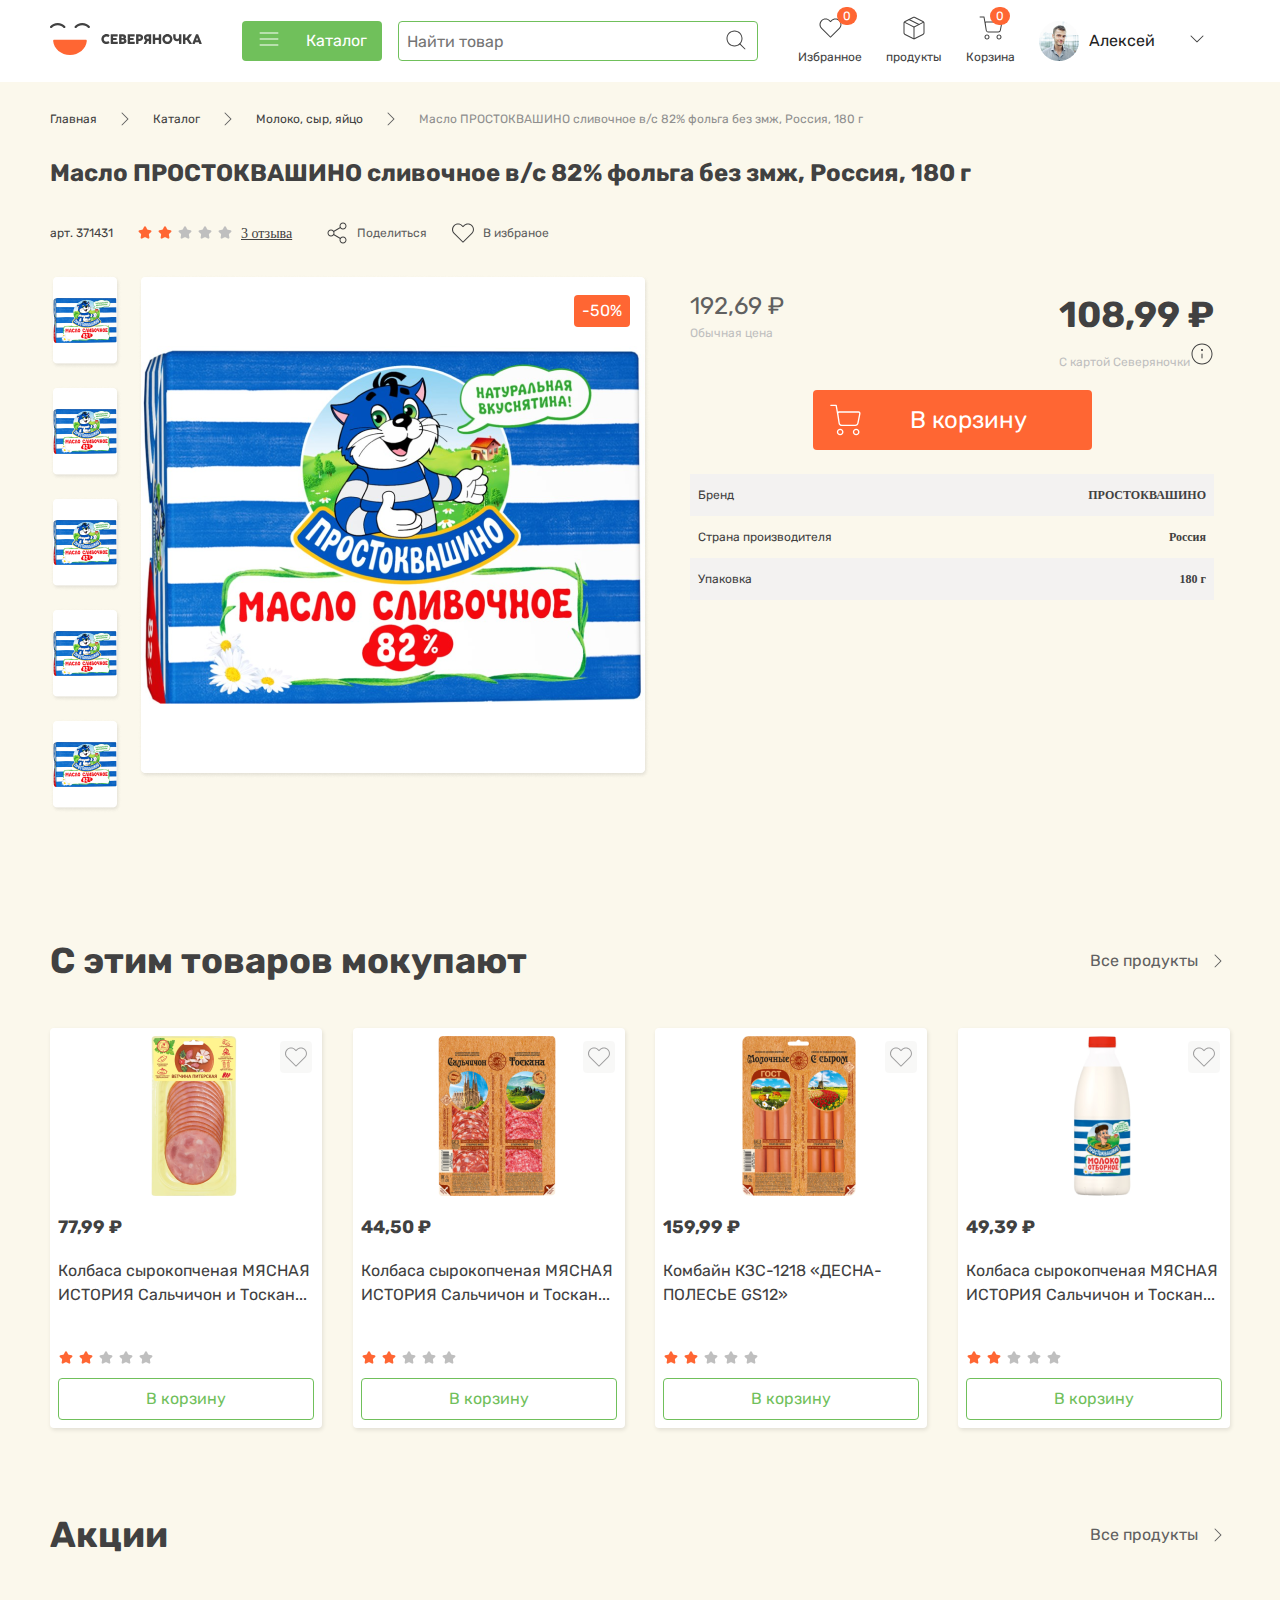
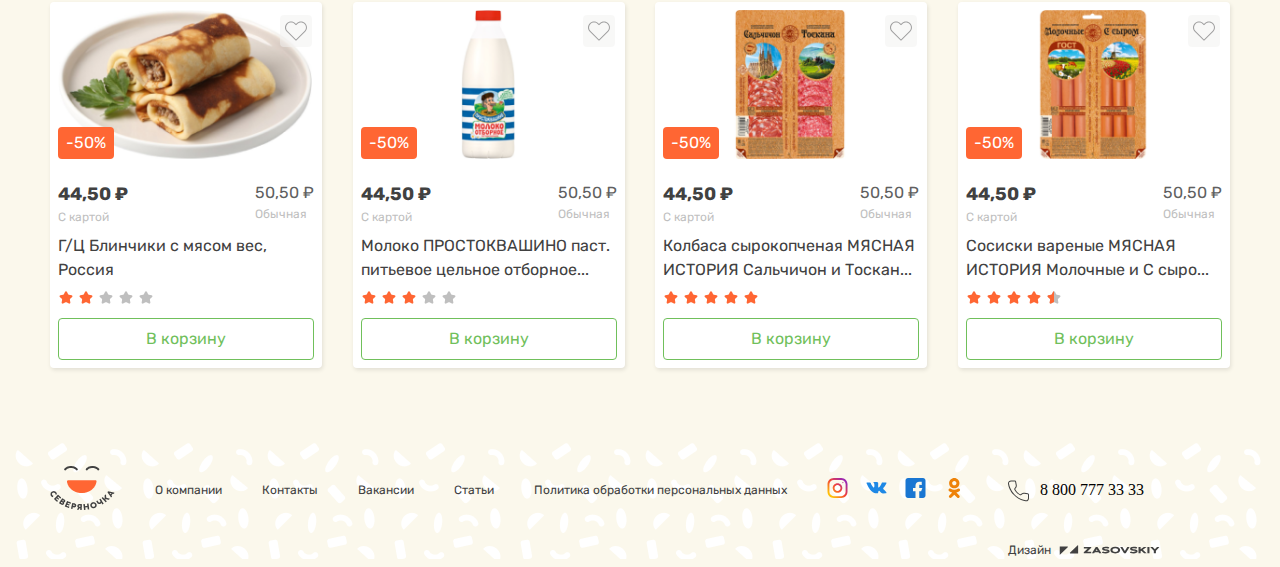
<file: goods.html>
<!DOCTYPE html>
<html lang="en">

<head>
  <meta charset="UTF-8">
  <meta name="viewport" content="width=device-width, initial-scale=1.0">
  <title>Goods</title>
  <link rel="stylesheet" href="./css/main.css">
  <link rel="icon" type="image/png" href="./images/res-logo-768.svg">
</head>

<body>

  <!-- HEADER -->

<header class="header">
  <div class="container">
    <div class="header-wrapper">
      <div class="header-logo-img">
        <a href="./index.html">
          <img src="./images/haedermain.svg" alt="a log">
        </a>
        <a class="h-res-7logo" href="./index.html">
          <img src="./images/res-logo-768.svg" alt="a log">
        </a>
      </div>
      <nav class="header-navbar">
        <div class="header__catalog__btn">
          <a class="category-dropdown-a" href="#">
            <img class="category-dropdown-btn" src="./images/headermenu.svg" alt="an img">
            <div class="c-d-d-wrapper">
              <div class="c-d-d-main ">
                <a href="#" class="c-d-d-main-a">Fruit</a>
                <a href="#" class="c-d-d-main-a">Bakery</a>
                <a href="#" class="c-d-d-main-a">Vegetable</a>
                <a href="#" class="c-d-d-main-a">Dairy</a>
                <a href="#" class="c-d-d-main-a">Meat</a>
                <a href="#" class="c-d-d-main-a">Dessert</a>
                <a href="#" class="c-d-d-main-a">Fast Food</a>
                <a href="#" class="c-d-d-main-a">Breakfast</a>
                <a href="#" class="c-d-d-main-a">Lunch</a>
                <a href="#" class="c-d-d-main-a">Dinner</a>
              </div>
            </div>
          </a>
          <a class="header-c-b-c-l" href="category.html">Каталог</a>
        </div>
        <form id="headerform" action="#">
          <input type="search" name="q" placeholder="Найти товар">
          <img src="/images/navsearch.svg" alt="a search">
        </form>
        <ul class="header-links__list">
          <li class="header-links__items">
            <img src="/images/header-linksimg2.svg" alt="an img">
            <a class="header-like__number" href="#"></a>
            <a href="./favorites.html" class="header-links">Избранное</a>
          </li>
          <li class="header-links__items">
            <img src="/images/header-linksimg1.svg" alt="an img">
            <a href="./products.html" class="header-links">продукты</a>
          </li>
          <li class="header-links__items">
            <div class="header-shopping">
              <img src="/images/shopping-cart.svg" alt="an img">
              <a class="header-shopping__number" href="#"></a>
              <a href="./korzinka.html" class="header-links">Корзина</a>

            </div>
          </li>
        </ul>
        <div class="header-person">
          <img class="header-person__mainimg" src="/images/personavater.png" alt="">
          <p class="header-person__name">Алексей</p>
          <div class="header-person__dropdown">
            <img src="/images/chevron-down.svg" alt="an img">

            <div class="person-dropdown-d-n">
              <div class="header-person-dropdown__links">
                <a href="#" class="hpd__link">About Us</a>
                <a href="#" class="hpd__link">Category</a>
                <a href="#" class="hpd__link">Contact</a>
                <a href="#" class="hpd__link">Favorites</a>
                <a href="#" class="hpd__link">Goods</a>
                <a href="#" class="hpd__link">Korzinka</a>
              </div>
            </div>
          </div>
        </div>
      </nav>
    </div>
  </div>
</header>
  <main>

    <!-- GOODS HERO -->

    <section class="goods-hero">
      <div class="container">
        <div class="goods-hero-wrapper">
          <div class="goods-hero-links">
            <a href="./index.html" class="g-h-l1">Главная</a>
            <img src="./images/chevron-right.svg" alt="an img">
            <a href="./category.html" class="g-h-l2">Каталог</a>
            <img src="./images/chevron-right.svg" alt="an img">
            <a href="./goods.html" class="g-h-l3">Молоко, сыр, яйцо</a>
            <img src="./images/chevron-right.svg" alt="an img">
            <a href="./goods.html" class="g-h-l4">Масло ПРОСТОКВАШИНО сливочное в/с 82% фольга без змж, Россия, 180
              г</a>
          </div>
          <h1 class="goods-hero-heading">
            Масло ПРОСТОКВАШИНО сливочное в/с 82% фольга без змж, Россия, 180 г
          </h1>
          <div class="goods-hero-ratings-part1">
            <p class="g-h-r-p1-t1">арт. 371431</p>
            <span class="g-h-r-p1-stars">
              <img src="./images/starfill.svg" alt="an img">
              <img src="./images/starfill.svg" alt="an img">
              <img src="./images/starempty.svg" alt="an img">
              <img src="./images/starempty.svg" alt="an img">
              <img src="./images/starempty.svg" alt="an img">
              <a href="#">3 отзыва</a>
            </span>
            <div class="g-h-r-p1-share">
              <img src="./images/goods-images/share-2.svg" alt="an img">
              <a href="#">Поделиться</a>
            </div>
            <div class="g-h-r-p1-like">
              <img src="./images/goods-images/heart.svg" alt="an img">
              <a href="#">В избраное</a>
            </div>
          </div>
          <div class="goods-hero-content">
            <div class="goods-hero-content-right">
              <div class="g-h-c-r-right">
                <img src="./images/goods-images/goodscatl.png" alt="an img">
                <img src="./images/goods-images/goodscatl.png" alt="an img">
                <img src="./images/goods-images/goodscatl.png" alt="an img">
                <img src="./images/goods-images/goodscatl.png" alt="an img">
                <img src="./images/goods-images/goodscatl.png" alt="an img">
              </div>
              <div class="g-h-c-r-left">
                <img src="./images/goods-images/goodscatbi.png" alt="an img">
                <a href="#">-50%</a>
              </div>
            </div>
            <div class="goods-hero-content-left">
              <div class="g-h-c-l-top">
                <div class="g-h-c-l-top-box1">
                  <p>192,69 ₽</p>
                  <p>Обычная цена</p>
                </div>
                <div class="g-h-c-l-top-box2">
                  <p>108,99 ₽</p>
                  <p>С картой Северяночки<img src="./images/goods-images/info.svg" alt="an img"></p>
                </div>
              </div>
              <div class="g-h-c-l-btn">
                <a href="./category.html">
                  <img src="./images/goods-images/shopping-cart.svg" alt="an img">
                  В корзину
                </a>
              </div>
              <div class="g-h-c-l-table">
                <span class="g-h-c-l-table-s1">
                  <p>Бренд</p>
                  <p>ПРОСТОКВАШИНО</p>
                </span>
                <span class="g-h-c-l-table-s2">
                  <p>Страна производителя</p>
                  <p>Россия</p>
                </span>
                <span class="g-h-c-l-table-s3">
                  <p>Упаковка</p>
                  <p>180 г</p>
                </span>
              </div>
            </div>
          </div>
        </div>
      </div>
    </section>

    <!-- SIMILAR -->

    <section class="goods-similar">
      <div class="container">
        <div class="goods-similar-wrapper">
          <h2 class="goods-similar-title">Похожие</h2>
          <div class="g-s-w-cards">
            <div class="g-s-w-c-card">
              <img src="./images/goods-images/g-s-c-img3.png" alt="an img">
              <p>331,50 ₽</p>
            </div>
            <div class="g-s-w-c-card">
              <img src="./images/goods-images/g-s-c-img2.png" alt="an img">
              <p>331,50 ₽</p>
            </div>
            <div class="g-s-w-c-card">
              <img src="./images/goods-images/g-s-c-img1.png" alt="an img">
              <p>331,50 ₽</p>
            </div>
            <div class="g-s-w-c-card">
              <img src="./images/goods-images/g-s-c-img1.png" alt="an img">
              <p>331,50 ₽</p>
            </div>
          </div>
        </div>
      </div>
    </section>

    <!-- POPULAR -->

    <section class="popular">
      <div class="container">
        <div class="popular-wrapper">
          <div class="popular-top">
            <h2 class="popular-heading">С этим товаров мокупают</h2>
            <a href="./goods.html" class="popular-top__link">Все продукты
              <img src="./images/chevron-right.svg" alt="an img">
            </a>
          </div>
          <div class="popular-bottom">
            <div class="popular-card">
              <div class="popular-card__img">
                <img class="popular-card__imgg" src="./images/popularimg.png" alt="an img">
                <img src="./images/promotioncardlike.svg" alt="an img" class="popular-card__like">
              </div>
              <div class="popular-card__info">
                <p class="popular-card__price">77,99 ₽</p>
                <p class="popular-card__text">
                  Колбаса сырокопченая МЯСНАЯ ИСТОРИЯ Сальчичон и Тоскан...
                </p>
                <div class="popular-card__ratings">
                  <img src="./images/starfill.svg" alt="star">
                  <img src="./images/starfill.svg" alt="star">
                  <img src="./images/starempty.svg" alt="star">
                  <img src="./images/starempty.svg" alt="star">
                  <img src="./images/starempty.svg" alt="star">
                </div>
                <button class="popular-card__info__button">
                  <a href="./korzinka.html">В корзину</a>
                </button>
              </div>
            </div>
            <div class="popular-card">
              <div class="popular-card__img">
                <img class="popular-card__imgg" src="./images/goodspro3.png" alt="an img">
                <img src="./images/promotioncardlike.svg" alt="an img" class="popular-card__like">
              </div>
              <div class="popular-card__info">
                <p class="popular-card__price">44,50 ₽</p>
                <p class="popular-card__text">
                  Колбаса сырокопченая МЯСНАЯ ИСТОРИЯ Сальчичон и Тоскан...
                </p>
                <div class="popular-card__ratings">
                  <img src="./images/starfill.svg" alt="star">
                  <img src="./images/starfill.svg" alt="star">
                  <img src="./images/starempty.svg" alt="star">
                  <img src="./images/starempty.svg" alt="star">
                  <img src="./images/starempty.svg" alt="star">
                </div>
                <button class="popular-card__info__button">
                  <a href="./korzinka.html">В корзину</a>
                </button>
              </div>
            </div>
            <div class="popular-card">
              <div class="popular-card__img">
                <img class="popular-card__imgg" src="./images/goodspro2.png" alt="an img">
                <img src="./images/promotioncardlike.svg" alt="an img" class="popular-card__like">
              </div>
              <div class="popular-card__info">
                <p class="popular-card__price">159,99 ₽</p>
                <p class="popular-card__text">
                  Комбайн КЗС-1218 «ДЕСНА-ПОЛЕСЬЕ GS12»
                </p>
                <div class="popular-card__ratings">
                  <img src="./images/starfill.svg" alt="star">
                  <img src="./images/starfill.svg" alt="star">
                  <img src="./images/starempty.svg" alt="star">
                  <img src="./images/starempty.svg" alt="star">
                  <img src="./images/starempty.svg" alt="star">
                </div>
                <button class="popular-card__info__button">
                  <a href="./korzinka.html">В корзину</a>
                </button>
              </div>
            </div>
            <div class="popular-card">
              <div class="popular-card__img">
                <img class="popular-card__imgg" src="./images/goodspro1.png" alt="an img">
                <img src="./images/promotioncardlike.svg" alt="an img" class="popular-card__like">
              </div>
              <div class="popular-card__info">
                <p class="popular-card__price">49,39 ₽</p>
                <p class="popular-card__text">
                  Колбаса сырокопченая МЯСНАЯ ИСТОРИЯ Сальчичон и Тоскан...
                </p>
                <div class="popular-card__ratings">
                  <img src="./images/starfill.svg" alt="star">
                  <img src="./images/starfill.svg" alt="star">
                  <img src="./images/starempty.svg" alt="star">
                  <img src="./images/starempty.svg" alt="star">
                  <img src="./images/starempty.svg" alt="star">
                </div>
                <button class="popular-card__info__button">
                  <a href="./korzinka.html">В корзину</a>
                </button>
              </div>
            </div>
          </div>
        </div>
      </div>
    </section>

    <!-- GOODS RATING -->

    <section class="goods-rating">
      <div class="container">
        <div class="goods-rating-wrapper">
          <h2 class="goods-rating-title">Отзывы</h2>
          <div class="goods-rating-wrapper-box">
            <div class="goods-rating-wrapper-box-right">
              <span>
                <img src="./images/starfill.svg" alt="an img">
                <img src="./images/starfill.svg" alt="an img">
                <img src="./images/starfill.svg" alt="an img">
                <img src="./images/starfill.svg" alt="an img">
                <img src="./images/starempty.svg" alt="an img">
                <p>4 из 5</p>
              </span>
              <span>
                <p>5</p>
                <img src="./images/starfill.svg" alt="an img">
                <img src="./images/starfill.svg" alt="an img">
                <img src="./images/starfill.svg" alt="an img">
                <img src="./images/starfill.svg" alt="an img">
                <img src="./images/starfill.svg" alt="an img">
                <p>1</p>
              </span>
              <span>
                <p>4</p>
                <img src="./images/starfill.svg" alt="an img">
                <img src="./images/starfill.svg" alt="an img">
                <img src="./images/starfill.svg" alt="an img">
                <img src="./images/starfill.svg" alt="an img">
                <img src="./images/starempty.svg" alt="an img">
                <p>1</p>
              </span>
              <span>
                <p>3</p>
                <img src="./images/starfill.svg" alt="an img">
                <img src="./images/starfill.svg" alt="an img">
                <img src="./images/starfill.svg" alt="an img">
                <img src="./images/starempty.svg" alt="an img">
                <img src="./images/starempty.svg" alt="an img">
                <p>1</p>
              </span>
              <span>
                <p>1</p>
                <img src="./images/starfill.svg" alt="an img">
                <img src="./images/starempty.svg" alt="an img">
                <img src="./images/starempty.svg" alt="an img">
                <img src="./images/starempty.svg" alt="an img">
                <img src="./images/starempty.svg" alt="an img">
                <p>1</p>
              </span>
              <span>
                <p>2</p>
                <img src="./images/starfill.svg" alt="an img">
                <img src="./images/starfill.svg" alt="an img">
                <img src="./images/starempty.svg" alt="an img">
                <img src="./images/starempty.svg" alt="an img">
                <img src="./images/starempty.svg" alt="an img">
                <p>1</p>
              </span>
            </div>
            <div class="goods-rating-wrapper-box-left">
              <div class="goods-ratings-left-user1">
                <p>
                  <img src="./images/about-images/user.svg" alt="an img">
                  Татьяна
                </p>
                <span>
                  <img src="./images/starfill.svg" alt="an img">
                  <img src="./images/starfill.svg" alt="an img">
                  <img src="./images/starfill.svg" alt="an img">
                  <img src="./images/starfill.svg" alt="an img">
                  <img src="./images/starfill.svg" alt="an img">
                  <p>22.02.2020</p>
                </span>
                <p>приятный вкус</p>
              </div>
              <div class="goods-ratings-left-user2">
                <p>
                  <img src="./images/about-images/user.svg" alt="an img">
                  Мария
                </p>
                <span>
                  <img src="./images/starfill.svg" alt="an img">
                  <img src="./images/starfill.svg" alt="an img">
                  <img src="./images/starfill.svg" alt="an img">
                  <img src="./images/starfill.svg" alt="an img">
                  <img src="./images/starempty.svg" alt="an img">
                  <p>22.02.2020</p>
                </span>
                <p>Масло среднее, есть вкуснее</p>
              </div>
              <div class="goods-ratings-left-user3">
                <p>
                  <img src="./images/about-images/user.svg" alt="an img">
                  Алексей
                </p>
                <span>
                  <img src="./images/starfill.svg" alt="an img">
                  <img src="./images/starfill.svg" alt="an img">
                  <img src="./images/starfill.svg" alt="an img">
                  <img src="./images/starfill.svg" alt="an img">
                  <img src="./images/starfill.svg" alt="an img">
                  <p>22.02.2020</p>
                </span>
                <p>
                  Покупали в том числе в этом весе. Масло по вкусу и органолептическим свойствам совершенно не похоже на
                  натуральное.
                  Упаковка выглядит как напечатанная на дешёвом принтере. На наш взгляд продукт является подделкой или
                  контрафактной
                  продукцией. Просим разобраться.
                </p>
              </div>
              <div class="goods-ratings-left-yourrating">
                <p>Ваша оценка</p>
                <span>
                  <img src="./images/starempty.svg" alt="an img">
                  <img src="./images/starempty.svg" alt="an img">
                  <img src="./images/starempty.svg" alt="an img">
                  <img src="./images/starempty.svg" alt="an img">
                  <img src="./images/starempty.svg" alt="an img">
                </span>
              </div>
              <form action="#">
                <input type="text" placeholder="Отзыв">
                <a href="#">
                  Отправить отзыв
                </a>
              </form>
            </div>
          </div>
        </div>
      </div>
    </section>

    <!-- PROMOTION -->

    <section class="promotion">
      <div class="container">
        <div class="promotion-wrapper">
          <div class="promotion-top">
            <h2 class="promotion-heading">Акции</h2>
            <a href="./goods.html" class="promotion-top__link">Все продукты
              <img src="./images/chevron-right.svg" alt="an img">
            </a>
          </div>
          <div class="promotion-bottom">
            <div class="promotion-card">
              <div class="promotion-card__img">
                <img class="goods-img-pr" src="./images/goodspro4.png" alt="an img">
                <img src="/images/promotioncardlike.svg" alt="an img" class="prcardlike">
                <p class="pcarddisc">-50%</p>
              </div>
              <div class="promotion-card__info">
                <div class="promotion-card__info__price">
                  <span class="p-c-i-span1">
                    <p>44,50 ₽</p>
                    <p>С картой</p>
                  </span>
                  <span class="p-c-i-span2">
                    <p>50,50 ₽</p>
                    <p>Обычная</p>
                  </span>
                </div>
                <p class="promotion-card__info__text">
                  Г/Ц Блинчики с мясом вес, Россия
                </p>
                <div class="promotion-card__info__rating">
                  <img src="./images/starfill.svg" alt="an img">
                  <img src="./images/starfill.svg" alt="an img">
                  <img src="./images/starempty.svg" alt="an img">
                  <img src="./images/starempty.svg" alt="an img">
                  <img src="./images/starempty.svg" alt="an img">
                </div>
                <button class="promotion-card__info__button">
                  <a href="./korzinka.html">В корзину</a>
                </button>
              </div>
            </div>
            <div class="promotion-card">
              <div class="promotion-card__img">
                <img class="goods-img-pr" src="./images/goodspro1.png" alt="an img">
                <img src="/images/promotioncardlike.svg" alt="an img" class="prcardlike">
                <p class="pcarddisc">-50%</p>
              </div>
              <div class="promotion-card__info">
                <div class="promotion-card__info__price">
                  <span class="p-c-i-span1">
                    <p>44,50 ₽</p>
                    <p>С картой</p>
                  </span>
                  <span class="p-c-i-span2">
                    <p>50,50 ₽</p>
                    <p>Обычная</p>
                  </span>
                </div>
                <p class="promotion-card__info__text">
                  Молоко ПРОСТОКВАШИНО паст. питьевое цельное отборное...
                </p>
                <div class="promotion-card__info__rating">
                  <img src="./images/starfill.svg" alt="an img">
                  <img src="./images/starfill.svg" alt="an img">
                  <img src="./images/starfill.svg" alt="an img">
                  <img src="./images/starempty.svg" alt="an img">
                  <img src="./images/starempty.svg" alt="an img">
                </div>
                <button class="promotion-card__info__button">
                  <a href="./korzinka.html">В корзину</a>
                </button>
              </div>
            </div>
            <div class="promotion-card">
              <div class="promotion-card__img">
                <img class="goods-img-pr" src="./images/goodspro3.png" alt="an img">
                <img src="/images/promotioncardlike.svg" alt="an img" class="prcardlike">
                <p class="pcarddisc">-50%</p>
              </div>
              <div class="promotion-card__info">
                <div class="promotion-card__info__price">
                  <span class="p-c-i-span1">
                    <p>44,50 ₽</p>
                    <p>С картой</p>
                  </span>
                  <span class="p-c-i-span2">
                    <p>50,50 ₽</p>
                    <p>Обычная</p>
                  </span>
                </div>
                <p class="promotion-card__info__text">
                  Колбаса сырокопченая МЯСНАЯ ИСТОРИЯ Сальчичон и Тоскан...
                </p>
                <div class="promotion-card__info__rating">
                  <img src="./images/starfill.svg" alt="an img">
                  <img src="./images/starfill.svg" alt="an img">
                  <img src="./images/starfill.svg" alt="an img">
                  <img src="./images/starfill.svg" alt="an img">
                  <img src="./images/starfill.svg" alt="an img">
                </div>
                <button class="promotion-card__info__button">
                  <a href="./korzinka.html">В корзину</a>
                </button>
              </div>
            </div>
            <div class="promotion-card">
              <div class="promotion-card__img">
                <img class="goods-img-pr" src="./images/goodspro2.png" alt="an img">
                <img src="/images/promotioncardlike.svg" alt="an img" class="prcardlike">
                <p class="pcarddisc">-50%</p>
              </div>
              <div class="promotion-card__info">
                <div class="promotion-card__info__price">
                  <span class="p-c-i-span1">
                    <p>44,50 ₽</p>
                    <p>С картой</p>
                  </span>
                  <span class="p-c-i-span2">
                    <p>50,50 ₽</p>
                    <p>Обычная</p>
                  </span>
                </div>
                <p class="promotion-card__info__text">
                  Сосиски вареные МЯСНАЯ ИСТОРИЯ Молочные и С сыро...
                </p>
                <div class="promotion-card__info__rating">
                  <img src="./images/starfill.svg" alt="an img">
                  <img src="./images/starfill.svg" alt="an img">
                  <img src="./images/starfill.svg" alt="an img">
                  <img src="./images/starfill.svg" alt="an img">
                  <img src="./images/starhalfempty.svg" alt="an img">
                </div>
                <button class="promotion-card__info__button">
                  <a href="./korzinka.html">В корзину</a>
                </button>
              </div>
            </div>
          </div>
        </div>
      </div>
    </section>

    <!-- FOOTER AS SECTION -->

    <section class="footer">
      <div class="container">
        <div class="footer-wrapper">
          <div class="footer-top">
            <div class="footer-logo">
              <img src="./images/footerlogoofec.png" alt="an img">
            </div>
            <div class="footer-nav">
              <ul>
                <li><a href="./about.html">О компании </a></li>
                <li><a href="./contact.html">Контакты</a></li>
                <li><a href="./vacancy.html">Вакансии</a></li>
                <li><a href="./favorites.html">Статьи</a></li>
                <li><a href="./category.html">Политика обработки персональных данных</a></li>
              </ul>
            </div>
            <div class="footer-social">
              <a href="https://www.instagram.com/_tycoonme/" class="instagram">
                <img src="./images/instagram.svg" alt="a logo">
              </a>
              <a href="https://t.me/tycoon_me"><img src="./images/vkontakte.svg" alt="an img"></a>
              <a href="https://t.me/tycoon_me"><img src="./images/facebook.svg" alt="an img"></a>
              <a href="https://t.me/tycoon_me"><img src="./images/ok.svg" alt="an img"></a>
            </div>
            <div class="footer-end">
              <img src="./images/phone.svg" alt="an img">
              <p>8 800 777 33 33</p>
            </div>
          </div>
          <div class="footer-bottom">
            <p>Дизайн</p>
            <img src="./images/logo-zasovskiy-small-black.svg" alt="an img">
          </div>
        </div>
      </div>
    </section>
  </main>

  <footer class="menu">
    <div class="container">
      <div class="menu-wrapper">
        <ul>
          <li>
            <img src="./images/footerburger.svg" alt="an img">
            <a href="./category.html">Каталог</a>
          </li>
          <li>
            <img src="./images/header-linksimg2.svg" alt="">
            <a href="./favorites.html">Избранное</a>
          </li>
          <li>
            <img src="./images/header-linksimg1.svg" alt="an img">
            <a href="./goods.html">Заказы</a>
          </li>
          <li>
            <img src="./images/shopping-cart.svg" alt="an img">
            <a href="./korzinka.html">Корзина</a>
          </li>
        </ul>
        <div class="menu-avatar">
          <img src="./images/personavater.png" alt="an img">
        </div>
      </div>
    </div>
  </footer>
</body>
<script src="./js/main.js"></script>
</html>
</file>
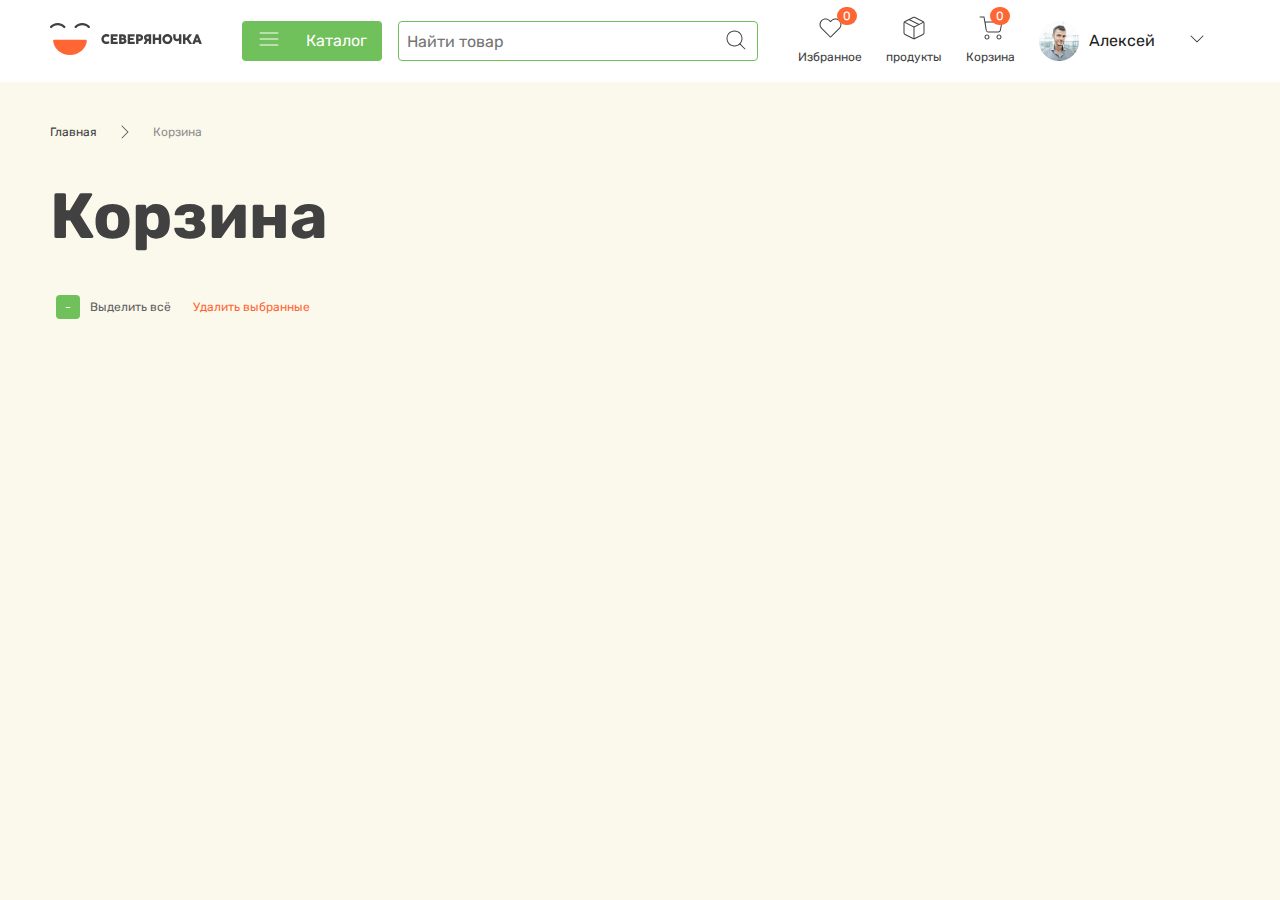
<file: korzinka.html>
<!DOCTYPE html>
<html lang="en">

<head>
  <meta charset="UTF-8">
  <meta name="viewport" content="width=device-width, initial-scale=1.0">
  <title>Korzinka</title>
  <link rel="stylesheet" href="./css/main.css">
  <link rel="icon" type="image/png" href="./images/res-logo-768.svg">
</head>

<body>

  <!-- HEADER -->

  <header class="header">
    <div class="container">
      <div class="header-wrapper">
        <div class="header-logo-img">
          <a href="./index.html">
            <img src="./images/haedermain.svg" alt="a log">
          </a>
          <a class="h-res-7logo" href="./index.html">
            <img src="./images/res-logo-768.svg" alt="a log">
          </a>
        </div>
        <nav class="header-navbar">
          <div class="header__catalog__btn">
            <a class="category-dropdown-a" href="#">
              <img class="category-dropdown-btn" src="./images/headermenu.svg" alt="an img">
              <div class="c-d-d-wrapper">
                <div class="c-d-d-main ">
                  <a href="#" class="c-d-d-main-a">Fruit</a>
                  <a href="#" class="c-d-d-main-a">Bakery</a>
                  <a href="#" class="c-d-d-main-a">Vegetable</a>
                  <a href="#" class="c-d-d-main-a">Dairy</a>
                  <a href="#" class="c-d-d-main-a">Meat</a>
                  <a href="#" class="c-d-d-main-a">Dessert</a>
                  <a href="#" class="c-d-d-main-a">Fast Food</a>
                  <a href="#" class="c-d-d-main-a">Breakfast</a>
                  <a href="#" class="c-d-d-main-a">Lunch</a>
                  <a href="#" class="c-d-d-main-a">Dinner</a>
                </div>
              </div>
            </a>
            <a class="header-c-b-c-l" href="category.html">Каталог</a>
          </div>
          <form id="headerform" action="#">
            <input type="search" name="q" placeholder="Найти товар">
            <img src="/images/navsearch.svg" alt="a search">
          </form>
          <ul class="header-links__list">
            <li class="header-links__items">
              <img src="/images/header-linksimg2.svg" alt="an img">
              <a class="header-like__number" href="#"></a>
              <a href="./favorites.html" class="header-links">Избранное</a>
            </li>
            <li class="header-links__items">
              <img src="/images/header-linksimg1.svg" alt="an img">
              <a href="./products.html" class="header-links">продукты</a>
            </li>
            <li class="header-links__items">
              <div class="header-shopping">
                <img src="/images/shopping-cart.svg" alt="an img">
                <a class="header-shopping__number" href="#"></a>
                <a href="./korzinka.html" class="header-links">Корзина</a>
  
              </div>
            </li>
          </ul>
          <div class="header-person">
            <img class="header-person__mainimg" src="/images/personavater.png" alt="">
            <p class="header-person__name">Алексей</p>
            <div class="header-person__dropdown">
              <img src="/images/chevron-down.svg" alt="an img">
  
              <div class="person-dropdown-d-n">
                <div class="header-person-dropdown__links">
                  <a href="#" class="hpd__link">About Us</a>
                  <a href="#" class="hpd__link">Category</a>
                  <a href="#" class="hpd__link">Contact</a>
                  <a href="#" class="hpd__link">Favorites</a>
                  <a href="#" class="hpd__link">Goods</a>
                  <a href="#" class="hpd__link">Korzinka</a>
                </div>
              </div>
            </div>
          </div>
        </nav>
      </div>
    </div>
  </header>

  <main>
    <section class="korzinka-hero">
      <div class="container">
        <div class="korzinka-wrapper">
          <div class="korzinka-top">
            <a href="./index.html">Главная</a>
            <img src="./images/chevron-right.svg" alt="an img">
            <a href="./korzinka.html">Корзина</a>
          </div>
          <div class="korzinka-middle">
            <h1>Корзина</h1>
          </div>
          <div class="korzinka-dec-inc">
            <button class="k-d-i1"><span>-</span>Выделить всё</button>
            <button class="k-d-i2">Удалить выбранные</button>
          </div>
          <div class="korzinka-main-wrapper">
            <div class="korzinka-row">
            </div>
            <div class="korzinka-price-row">
              
            </div>
          </div>
        </div>
      </div>
    </section>
  </main>
</body>
<script src="./js/main.js"></script>
<script src="./js/cart.js"></script>

</html>
</file>
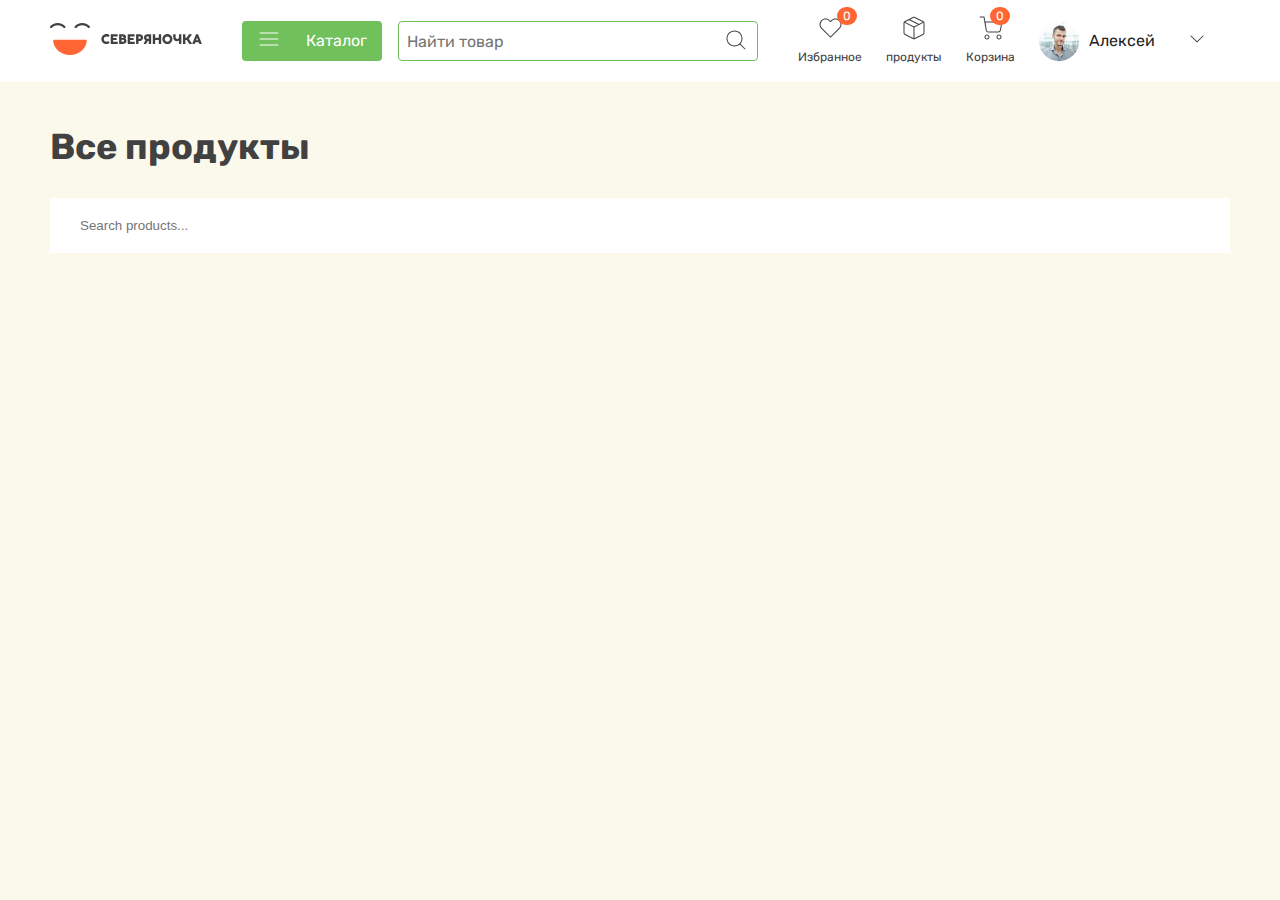
<file: products.html>
<!DOCTYPE html>
<html lang="en">

<head>
  <meta charset="UTF-8">
  <meta name="viewport" content="width=device-width, initial-scale=1.0">
  <title>Products</title>
  <link rel="stylesheet" href="./css/main.css">
  <link rel="icon" type="image/png" href="./images/res-logo-768.svg">
</head>


<body>

  <!-- HEADER -->

  <header class="header">
    <div class="container">
      <div class="header-wrapper">
        <div class="header-logo-img">
          <a href="./index.html">
            <img src="./images/haedermain.svg" alt="a log">
          </a>
          <a class="h-res-7logo" href="./index.html">
            <img src="./images/res-logo-768.svg" alt="a log">
          </a>
        </div>
        <nav class="header-navbar">
          <div class="header__catalog__btn">
            <a class="category-dropdown-a" href="#">
              <img class="category-dropdown-btn" src="./images/headermenu.svg" alt="an img">
              <div class="c-d-d-wrapper">
                <div class="c-d-d-main ">
                  <a href="#" class="c-d-d-main-a">Fruit</a>
                  <a href="#" class="c-d-d-main-a">Bakery</a>
                  <a href="#" class="c-d-d-main-a">Vegetable</a>
                  <a href="#" class="c-d-d-main-a">Dairy</a>
                  <a href="#" class="c-d-d-main-a">Meat</a>
                  <a href="#" class="c-d-d-main-a">Dessert</a>
                  <a href="#" class="c-d-d-main-a">Fast Food</a>
                  <a href="#" class="c-d-d-main-a">Breakfast</a>
                  <a href="#" class="c-d-d-main-a">Lunch</a>
                  <a href="#" class="c-d-d-main-a">Dinner</a>
                </div>
              </div>
            </a>
            <a class="header-c-b-c-l" href="category.html">Каталог</a>
          </div>
          <form id="headerform" action="#">
            <input type="search" name="q" placeholder="Найти товар">
            <img src="/images/navsearch.svg" alt="a search">
          </form>
          <ul class="header-links__list">
            <li class="header-links__items">
              <img src="/images/header-linksimg2.svg" alt="an img">
              <a class="header-like__number" href="#"></a>
              <a href="./favorites.html" class="header-links">Избранное</a>
            </li>
            <li class="header-links__items">
              <img src="/images/header-linksimg1.svg" alt="an img">
              <a href="./products.html" class="header-links">продукты</a>
            </li>
            <li class="header-links__items">
              <div class="header-shopping">
                <img src="/images/shopping-cart.svg" alt="an img">
                <a class="header-shopping__number" href="#"></a>
                <a href="./korzinka.html" class="header-links">Корзина</a>
  
              </div>
            </li>
          </ul>
          <div class="header-person">
            <img class="header-person__mainimg" src="/images/personavater.png" alt="">
            <p class="header-person__name">Алексей</p>
            <div class="header-person__dropdown">
              <img src="/images/chevron-down.svg" alt="an img">
  
              <div class="person-dropdown-d-n">
                <div class="header-person-dropdown__links">
                  <a href="#" class="hpd__link">About Us</a>
                  <a href="#" class="hpd__link">Category</a>
                  <a href="#" class="hpd__link">Contact</a>
                  <a href="#" class="hpd__link">Favorites</a>
                  <a href="#" class="hpd__link">Goods</a>
                  <a href="#" class="hpd__link">Korzinka</a>
                </div>
              </div>
            </div>
          </div>
        </nav>
      </div>
    </div>
  </header>

  <main>
    <section class="pr-hero">
      <div class="container pr-hero-container">
        <div class="pr-top">
          <h1>Все продукты</h1>
        </div>
        <div class="pr-search">
          <input class="pr-search-input" type="text" placeholder="Search products...">
        </div>
        <div class="pr-row">

        </div>
      </div>
    </section>
  </main>
</body>
<script src="js/products-data.js"></script>
<script src="./js/main.js"></script>
<script src="js/product.js"></script>

</html>
</file>
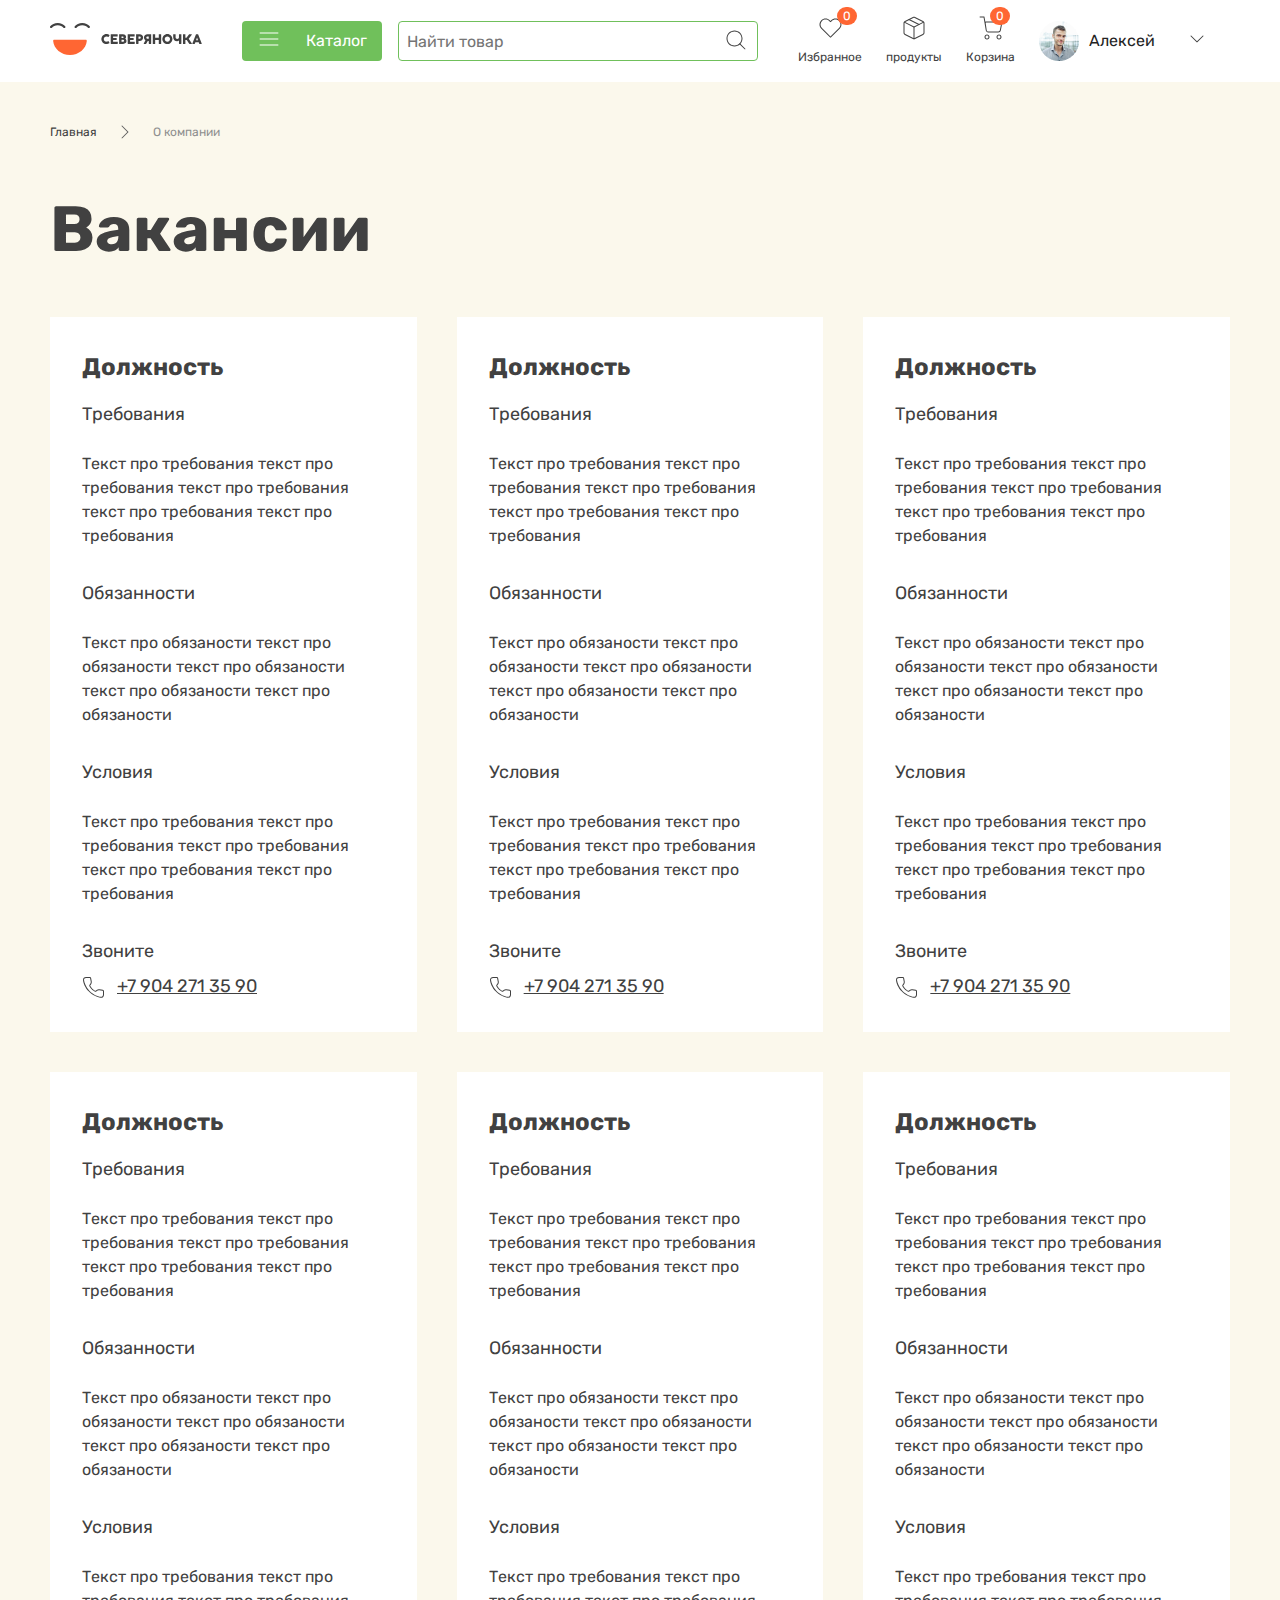
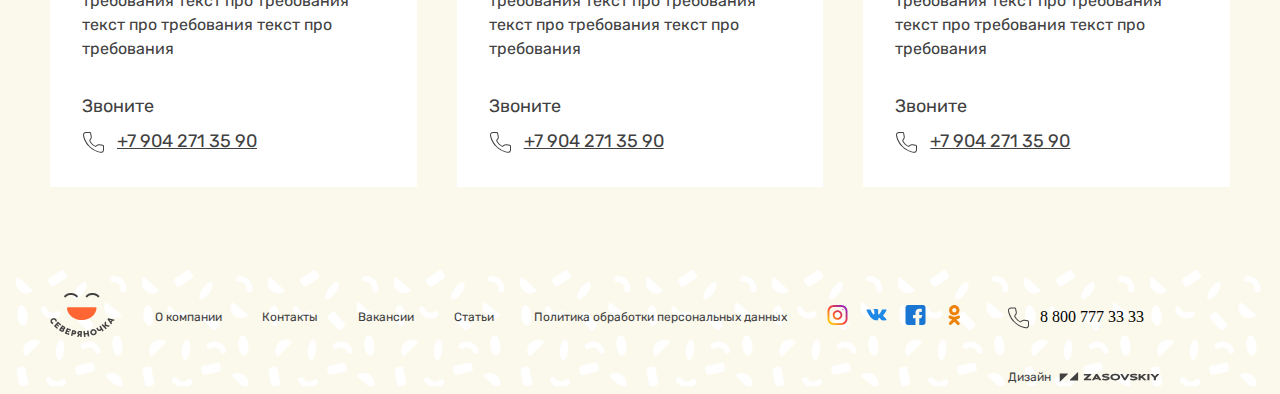
<file: vacancy.html>
<!DOCTYPE html>
<html lang="en">

<head>
  <meta charset="UTF-8">
  <meta name="viewport" content="width=device-width, initial-scale=1.0">
  <title>Vacancy</title>
  <link rel="stylesheet" href="./css/main.css">
  <link rel="icon" type="image/png" href="./images/res-logo-768.svg">
</head>

<body>
  <!-- HEADER -->

<header class="header">
  <div class="container">
    <div class="header-wrapper">
      <div class="header-logo-img">
        <a href="./index.html">
          <img src="./images/haedermain.svg" alt="a log">
        </a>
        <a class="h-res-7logo" href="./index.html">
          <img src="./images/res-logo-768.svg" alt="a log">
        </a>
      </div>
      <nav class="header-navbar">
        <div class="header__catalog__btn">
          <a class="category-dropdown-a" href="#">
            <img class="category-dropdown-btn" src="./images/headermenu.svg" alt="an img">
            <div class="c-d-d-wrapper">
              <div class="c-d-d-main ">
                <a href="#" class="c-d-d-main-a">Fruit</a>
                <a href="#" class="c-d-d-main-a">Bakery</a>
                <a href="#" class="c-d-d-main-a">Vegetable</a>
                <a href="#" class="c-d-d-main-a">Dairy</a>
                <a href="#" class="c-d-d-main-a">Meat</a>
                <a href="#" class="c-d-d-main-a">Dessert</a>
                <a href="#" class="c-d-d-main-a">Fast Food</a>
                <a href="#" class="c-d-d-main-a">Breakfast</a>
                <a href="#" class="c-d-d-main-a">Lunch</a>
                <a href="#" class="c-d-d-main-a">Dinner</a>
              </div>
            </div>
          </a>
          <a class="header-c-b-c-l" href="category.html">Каталог</a>
        </div>
        <form id="headerform" action="#">
          <input type="search" name="q" placeholder="Найти товар">
          <img src="/images/navsearch.svg" alt="a search">
        </form>
        <ul class="header-links__list">
          <li class="header-links__items">
            <img src="/images/header-linksimg2.svg" alt="an img">
            <a class="header-like__number" href="#"></a>
            <a href="./favorites.html" class="header-links">Избранное</a>
          </li>
          <li class="header-links__items">
            <img src="/images/header-linksimg1.svg" alt="an img">
            <a href="./products.html" class="header-links">продукты</a>
          </li>
          <li class="header-links__items">
            <div class="header-shopping">
              <img src="/images/shopping-cart.svg" alt="an img">
              <a class="header-shopping__number" href="#"></a>
              <a href="./korzinka.html" class="header-links">Корзина</a>

            </div>
          </li>
        </ul>
        <div class="header-person">
          <img class="header-person__mainimg" src="/images/personavater.png" alt="">
          <p class="header-person__name">Алексей</p>
          <div class="header-person__dropdown">
            <img src="/images/chevron-down.svg" alt="an img">

            <div class="person-dropdown-d-n">
              <div class="header-person-dropdown__links">
                <a href="#" class="hpd__link">About Us</a>
                <a href="#" class="hpd__link">Category</a>
                <a href="#" class="hpd__link">Contact</a>
                <a href="#" class="hpd__link">Favorites</a>
                <a href="#" class="hpd__link">Goods</a>
                <a href="#" class="hpd__link">Korzinka</a>
              </div>
            </div>
          </div>
        </div>
      </nav>
    </div>
  </div>
</header>

  <main>

    <!-- AVACANCY-HERO -->

    <section class="vacancy-hero">
      <div class="container">
        <div class="v-wrapper">
          <div class="v-hero-top">
            <a href="./index.html" class="v-hero-top__link1">Главная</a>
            <img src="./images/chevron-right.svg" alt="an img">
            <a href="./contact.html" class="v-hero-top__link2">О компании</a>
          </div>
          <h2 class="v-hero-title">
            Вакансии
          </h2>
          <div class="v-hero-content">
            <div class="v-hero-content-cards">
              <h4 class="v-hero-content-cards__title">Должность</h4>
              <span class="v-hero-cards-textbox">
                <h5 class="v-hero-cards__title2">
                  Требования
                </h5>
                <p class="v-hero-cards__text">
                  Текст про требования текст про требования текст про требования текст про требования текст про
                  требования
                </p>
              </span>
              <span class="v-hero-cards-textbox">
                <h5 class="v-hero-cards__title2">
                  Обязанности
                </h5>
                <p class="v-hero-cards__text">
                  Текст про обязаности текст про обязаности текст про обязаности текст про обязаности текст про
                  обязаности
                </p>
              </span>
              <span class="v-hero-cards-textbox">
                <h5 class="v-hero-cards__title2">
                  Условия
                </h5>
                <p class="v-hero-cards__text">
                  Текст про требования текст про требования текст про требования текст про требования текст про
                  требования
                </p>
              </span>
              <div class="v-hero-cards-call">
                <h5 class="v-hero-cards-call__title">
                  Звоните
                </h5>
                <a href="tel:+998990085049" class="v-hero-cards-call__number">
                  <img src="./images/phone.svg" alt="an img">
                  +7 904 271 35 90
                </a>
              </div>
            </div>
            <div class="v-hero-content-cards">
              <h4 class="v-hero-content-cards__title">Должность</h4>
              <span class="v-hero-cards-textbox">
                <h5 class="v-hero-cards__title2">
                  Требования
                </h5>
                <p class="v-hero-cards__text">
                  Текст про требования текст про требования текст про требования текст про требования текст про
                  требования
                </p>
              </span>
              <span class="v-hero-cards-textbox">
                <h5 class="v-hero-cards__title2">
                  Обязанности
                </h5>
                <p class="v-hero-cards__text">
                  Текст про обязаности текст про обязаности текст про обязаности текст про обязаности текст про
                  обязаности
                </p>
              </span>
              <span class="v-hero-cards-textbox">
                <h5 class="v-hero-cards__title2">
                  Условия
                </h5>
                <p class="v-hero-cards__text">
                  Текст про требования текст про требования текст про требования текст про требования текст про
                  требования
                </p>
              </span>
              <div class="v-hero-cards-call">
                <h5 class="v-hero-cards-call__title">
                  Звоните
                </h5>
                <a href="tel:+998990085049" class="v-hero-cards-call__number">
                  <img src="./images/phone.svg" alt="an img">
                  +7 904 271 35 90
                </a>
              </div>
            </div>
            <div class="v-hero-content-cards">
              <h4 class="v-hero-content-cards__title">Должность</h4>
              <span class="v-hero-cards-textbox">
                <h5 class="v-hero-cards__title2">
                  Требования
                </h5>
                <p class="v-hero-cards__text">
                  Текст про требования текст про требования текст про требования текст про требования текст про
                  требования
                </p>
              </span>
              <span class="v-hero-cards-textbox">
                <h5 class="v-hero-cards__title2">
                  Обязанности
                </h5>
                <p class="v-hero-cards__text">
                  Текст про обязаности текст про обязаности текст про обязаности текст про обязаности текст про
                  обязаности
                </p>
              </span>
              <span class="v-hero-cards-textbox">
                <h5 class="v-hero-cards__title2">
                  Условия
                </h5>
                <p class="v-hero-cards__text">
                  Текст про требования текст про требования текст про требования текст про требования текст про
                  требования
                </p>
              </span>
              <div class="v-hero-cards-call">
                <h5 class="v-hero-cards-call__title">
                  Звоните
                </h5>
                <a href="tel:+998990085049" class="v-hero-cards-call__number">
                  <img src="./images/phone.svg" alt="an img">
                  +7 904 271 35 90
                </a>
              </div>
            </div>
            <div class="v-hero-content-cards">
              <h4 class="v-hero-content-cards__title">Должность</h4>
              <span class="v-hero-cards-textbox">
                <h5 class="v-hero-cards__title2">
                  Требования
                </h5>
                <p class="v-hero-cards__text">
                  Текст про требования текст про требования текст про требования текст про требования текст про
                  требования
                </p>
              </span>
              <span class="v-hero-cards-textbox">
                <h5 class="v-hero-cards__title2">
                  Обязанности
                </h5>
                <p class="v-hero-cards__text">
                  Текст про обязаности текст про обязаности текст про обязаности текст про обязаности текст про
                  обязаности
                </p>
              </span>
              <span class="v-hero-cards-textbox">
                <h5 class="v-hero-cards__title2">
                  Условия
                </h5>
                <p class="v-hero-cards__text">
                  Текст про требования текст про требования текст про требования текст про требования текст про
                  требования
                </p>
              </span>
              <div class="v-hero-cards-call">
                <h5 class="v-hero-cards-call__title">
                  Звоните
                </h5>
                <a href="tel:+998990085049" class="v-hero-cards-call__number">
                  <img src="./images/phone.svg" alt="an img">
                  +7 904 271 35 90
                </a>
              </div>
            </div>
            <div class="v-hero-content-cards">
              <h4 class="v-hero-content-cards__title">Должность</h4>
              <span class="v-hero-cards-textbox">
                <h5 class="v-hero-cards__title2">
                  Требования
                </h5>
                <p class="v-hero-cards__text">
                  Текст про требования текст про требования текст про требования текст про требования текст про
                  требования
                </p>
              </span>
              <span class="v-hero-cards-textbox">
                <h5 class="v-hero-cards__title2">
                  Обязанности
                </h5>
                <p class="v-hero-cards__text">
                  Текст про обязаности текст про обязаности текст про обязаности текст про обязаности текст про
                  обязаности
                </p>
              </span>
              <span class="v-hero-cards-textbox">
                <h5 class="v-hero-cards__title2">
                  Условия
                </h5>
                <p class="v-hero-cards__text">
                  Текст про требования текст про требования текст про требования текст про требования текст про
                  требования
                </p>
              </span>
              <div class="v-hero-cards-call">
                <h5 class="v-hero-cards-call__title">
                  Звоните
                </h5>
                <a href="tel:+998990085049" class="v-hero-cards-call__number">
                  <img src="./images/phone.svg" alt="an img">
                  +7 904 271 35 90
                </a>
              </div>
            </div>
            <div class="v-hero-content-cards">
              <h4 class="v-hero-content-cards__title">Должность</h4>
              <span class="v-hero-cards-textbox">
                <h5 class="v-hero-cards__title2">
                  Требования
                </h5>
                <p class="v-hero-cards__text">
                  Текст про требования текст про требования текст про требования текст про требования текст про
                  требования
                </p>
              </span>
              <span class="v-hero-cards-textbox">
                <h5 class="v-hero-cards__title2">
                  Обязанности
                </h5>
                <p class="v-hero-cards__text">
                  Текст про обязаности текст про обязаности текст про обязаности текст про обязаности текст про
                  обязаности
                </p>
              </span>
              <span class="v-hero-cards-textbox">
                <h5 class="v-hero-cards__title2">
                  Условия
                </h5>
                <p class="v-hero-cards__text">
                  Текст про требования текст про требования текст про требования текст про требования текст про
                  требования
                </p>
              </span>
              <div class="v-hero-cards-call">
                <h5 class="v-hero-cards-call__title">
                  Звоните
                </h5>
                <a href="tel:+998990085049" class="v-hero-cards-call__number">
                  <img src="./images/phone.svg" alt="an img">
                  +7 904 271 35 90
                </a>
              </div>
            </div>
          </div>
        </div>
      </div>
    </section>

    <!-- FOOTER AS SECTION -->

    <section class="footer">
      <div class="container">
        <div class="footer-wrapper">
          <div class="footer-top">
            <div class="footer-logo">
              <img src="./images/footerlogoofec.png" alt="an img">
            </div>
            <div class="footer-nav">
              <ul>
                <li><a href="./about.html">О компании </a></li>
                <li><a href="./contact.html">Контакты</a></li>
                <li><a href="./category.html">Вакансии</a></li>
                <li><a href="./favorites.html">Статьи</a></li>
                <li><a href="./category.html">Политика обработки персональных данных</a></li>
              </ul>
            </div>
            <div class="footer-social">
              <a href="https://www.instagram.com/_tycoonme/" class="instagram">
                <img src="./images/instagram.svg" alt="a logo">
              </a>
              <a href="https://t.me/tycoon_me"><img src="./images/vkontakte.svg" alt="an img"></a>
              <a href="https://t.me/tycoon_me"><img src="./images/facebook.svg" alt="an img"></a>
              <a href="https://t.me/tycoon_me"><img src="./images/ok.svg" alt="an img"></a>
            </div>
            <div class="footer-end">
              <img src="./images/phone.svg" alt="an img">
              <p>8 800 777 33 33</p>
            </div>
          </div>
          <div class="footer-bottom">
            <p>Дизайн</p>
            <img src="./images/logo-zasovskiy-small-black.svg" alt="an img">
          </div>
        </div>
      </div>
    </section>
  </main>

  <footer class="menu">
    <div class="container">
      <div class="menu-wrapper">
        <ul>
          <li>
            <img src="./images/footerburger.svg" alt="an img">
            <a href="./category.html">Каталог</a>
          </li>
          <li>
            <img src="./images/header-linksimg2.svg" alt="">
            <a href="./favorites.html">Избранное</a>
          </li>
          <li>
            <img src="./images/header-linksimg1.svg" alt="an img">
            <a href="./goods.html">Заказы</a>
          </li>
          <li>
            <img src="./images/shopping-cart.svg" alt="an img">
            <a href="./korzinka.html">Корзина</a>
          </li>
        </ul>
        <div class="menu-avatar">
          <img src="./images/personavater.png" alt="an img">
        </div>
      </div>
    </div>
  </footer>
</body>
<script src="./js/main.js"></script>

</html>
</file>
<file: css/main.css>
@import url("https://fonts.googleapis.com/css2?family=Rubik:wght@400;500;600;700;800&display=swap");
* {
  box-sizing: border-box;
  text-decoration: none;
  list-style: none;
}

body {
  background-color: #FBF8EC;
}

.container {
  max-width: 1220px;
  margin: 0 auto;
  padding-left: 20px;
  padding-right: 20px;
}

.h-res-7logo {
  display: none;
}
.h-res-7logo img {
  display: none;
}

.header-c-b-c-l {
  margin: 0;
  text-align: center;
  color: #fff;
  font-family: "Rubik";
  font-size: 16px;
  font-style: normal;
  font-weight: 400;
  line-height: 150%;
}
@media (max-width: 1220px) {
  .header-c-b-c-l {
    display: none;
  }
}

.header {
  position: fixed;
  top: 0;
  left: 0;
  right: 0;
  background-color: #fff;
  z-index: 1002;
}
@media (max-width: 580px) {
  .header {
    padding: 10px;
  }
}
.header .header-wrapper {
  display: flex;
  align-items: center;
}
@media (max-width: 575px) {
  .header .header-wrapper {
    width: 100%;
  }
}
.header .header-wrapper .header-logo-img .h-res-7logo {
  display: none;
}
.header .header-wrapper .header-logo-img .h-res-7logo img {
  display: none;
}
@media (max-width: 1020px) {
  .header .header-wrapper .header-logo-img a {
    display: none;
  }
  .header .header-wrapper .header-logo-img .h-res-7logo {
    display: block;
  }
  .header .header-wrapper .header-logo-img .h-res-7logo img {
    width: 40px;
    height: 35px;
    display: block;
  }
}
.header .header-wrapper .header-navbar {
  display: flex;
  align-items: center;
}
.header .header-wrapper .header-navbar .header__catalog__btn {
  margin-left: 40px;
  padding-right: 25px;
  padding-left: 25px;
  height: 40px;
  display: flex;
  width: 140px;
  justify-content: center;
  align-items: center;
  gap: 25px;
  border: none;
  color: var(--main-on-secondary, #FFF);
  border-radius: 4px;
  background: var(--main-secondary, #70C05B);
}
.header .header-wrapper .header-navbar .header__catalog__btn:hover {
  background-color: #F63;
}
@media (max-width: 1220px) {
  .header .header-wrapper .header-navbar .header__catalog__btn {
    padding: 0;
    width: 50px;
  }
}
@media (max-width: 1020px) {
  .header .header-wrapper .header-navbar .header__catalog__btn {
    margin-left: 20px;
  }
}
@media (max-width: 710px) {
  .header .header-wrapper .header-navbar .header__catalog__btn {
    display: none;
  }
}
.header .header-wrapper .header-navbar .header__catalog__btn .header-c-b-c-l {
  margin: 0;
  text-align: center;
  /* Desc/Text/S */
  font-family: "Rubik";
  font-size: 16px;
  font-style: normal;
  font-weight: 400;
  line-height: 150%;
}
@media (max-width: 1220px) {
  .header .header-wrapper .header-navbar .header__catalog__btn .header-c-b-c-l {
    display: none;
  }
}
.header .header-wrapper .header-navbar #headerform {
  position: relative;
  margin-left: 16px;
}
@media (max-width: 575px) {
  .header .header-wrapper .header-navbar #headerform {
    width: 100%;
  }
}
.header .header-wrapper .header-navbar #headerform input {
  width: 360px;
  color: var(--grayscale-hard, #8F8F8F);
  /* Desc/Text/S */
  font-family: "Rubik";
  font-size: 16px;
  font-style: normal;
  font-weight: 400;
  line-height: 150%;
  /* 24px */
  height: 40px;
  padding: 8px;
  gap: 10px;
  border-radius: 4px;
  border: 1px solid var(--main-secondary, #70C05B);
  background: var(--main-surface, #FFF);
}
.header .header-wrapper .header-navbar #headerform input:active {
  font-size: 10px;
  outline-style: none;
}
@media (max-width: 900px) {
  .header .header-wrapper .header-navbar #headerform input {
    width: 325px;
  }
}
@media (max-width: 800px) {
  .header .header-wrapper .header-navbar #headerform input {
    width: 300px;
  }
}
@media (max-width: 575px) {
  .header .header-wrapper .header-navbar #headerform input {
    width: 460px;
  }
}
@media (max-width: 555px) {
  .header .header-wrapper .header-navbar #headerform input {
    width: 400px;
  }
}
@media (max-width: 495px) {
  .header .header-wrapper .header-navbar #headerform input {
    width: 360px;
  }
}
@media (max-width: 455px) {
  .header .header-wrapper .header-navbar #headerform input {
    width: 320px;
  }
}
@media (max-width: 410px) {
  .header .header-wrapper .header-navbar #headerform input {
    width: 280px;
  }
}
@media (max-width: 370px) {
  .header .header-wrapper .header-navbar #headerform input {
    width: 250px;
  }
}
@media (max-width: 350px) {
  .header .header-wrapper .header-navbar #headerform input {
    width: 100%;
  }
}
.header .header-wrapper .header-navbar #headerform img {
  background-color: #fff;
  z-index: 100;
  position: absolute;
  right: 10px;
  top: 7px;
  transition: 0.6s;
}
.header .header-wrapper .header-navbar #headerform img:hover {
  transform: scale(1.2) rotate(90deg);
}
.header .header-wrapper .header-navbar .header-links__list {
  display: flex;
  gap: 24px;
  margin-right: 24px;
}
@media (max-width: 900px) {
  .header .header-wrapper .header-navbar .header-links__list {
    padding-left: 15px;
  }
}
@media (max-width: 820px) {
  .header .header-wrapper .header-navbar .header-links__list {
    gap: 10px;
  }
}
@media (max-width: 575px) {
  .header .header-wrapper .header-navbar .header-links__list {
    display: none;
  }
}
.header .header-wrapper .header-navbar .header-links__list .header-links__items {
  display: flex;
  flex-direction: column;
  align-items: center;
}
.header .header-wrapper .header-navbar .header-links__list .header-links__items:hover a,
.header .header-wrapper .header-navbar .header-links__list .header-links__items:hover .header-shopping a {
  color: #70C05B;
}
.header .header-wrapper .header-navbar .header-links__list .header-links__items a,
.header .header-wrapper .header-navbar .header-links__list .header-links__items .header-shopping a {
  margin-top: 8px;
  color: #414141;
  text-align: center;
  /* Desc/Text/XS */
  font-family: "Rubik";
  font-size: 12px;
  font-style: normal;
  font-weight: 400;
  line-height: 150%;
  /* 18px */
}
.header .header-wrapper .header-navbar .header-links__list .header-links__items .header-shopping {
  display: flex;
  flex-direction: column;
  align-items: center;
  position: relative;
}
@media (max-width: 645px) {
  .header .header-wrapper .header-navbar .header-links__list .header-links__items .header-shopping {
    display: none;
  }
}
.header .header-wrapper .header-navbar .header-links__list .header-links__items .header-shopping a {
  margin-top: 8px;
}
.header .header-wrapper .header-navbar .header-links__list .header-links__items .header-shopping .header-shopping__number {
  position: absolute;
  right: 5px;
  top: -17px;
  width: 20px;
  border-radius: 10px;
  background-color: #F63;
  color: #fff;
}
.header .header-wrapper .header-navbar .header-person {
  display: flex;
  align-items: center;
  gap: 10px;
}
@media (max-width: 760px) {
  .header .header-wrapper .header-navbar .header-person .header-person__mainimg {
    display: none;
  }
}
.header .header-wrapper .header-navbar .header-person .header-person__name {
  margin-right: 10px;
  color: var(--on-surface, #232323);
  /* Desc/Text/S */
  font-family: "Rubik";
  font-size: 16px;
  font-style: normal;
  font-weight: 400;
  line-height: 150%;
}
.header .header-wrapper .header-navbar .header-person .header-person__name:hover {
  color: #70C05B;
}
@media (max-width: 1220px) {
  .header .header-wrapper .header-navbar .header-person .header-person__name {
    display: none;
  }
}
.header .header-wrapper .header-navbar .header-person .header-person__dropdown {
  margin-left: 10px;
  position: relative;
  transition: 1s;
}
@media (max-width: 1220px) {
  .header .header-wrapper .header-navbar .header-person .header-person__dropdown {
    display: none;
  }
}
.header .header-wrapper .header-navbar .header-person .header-person__dropdown:hover .person-dropdown-d-n {
  display: block;
}
.header .header-wrapper .header-navbar .header-person .header-person__dropdown .person-dropdown-d-n {
  display: none;
  position: absolute;
}
.header .header-wrapper .header-navbar .header-person .header-person__dropdown .person-dropdown-d-n .header-person-dropdown__links {
  display: flex;
  flex-direction: column;
  gap: 2px;
  background-color: #70C05B;
}
.header .header-wrapper .header-navbar .header-person .header-person__dropdown .person-dropdown-d-n .header-person-dropdown__links .hpd__link {
  padding-right: 70px;
  padding-top: 10px;
  padding-bottom: 10px;
  padding-left: 10px;
  color: var(--grayscale-hard, #414141);
  /* Desc/Text/S */
  font-family: "Rubik";
  font-size: 16px;
  font-style: normal;
  font-weight: 400;
  line-height: 150%;
  border-bottom: 2px solid #fff;
}
.header .header-wrapper .header-navbar .header-person .header-person__dropdown .person-dropdown-d-n .header-person-dropdown__links .hpd__link:hover {
  color: #000000;
}

.category-dropdown-a {
  position: relative;
}

.c-d-d-wrapper-d-b {
  display: block !important;
}

.c-d-d-wrapper {
  display: none;
  position: absolute;
  width: 100%;
  top: 80px;
  left: 0px;
}
.c-d-d-wrapper .c-d-d-main {
  padding-top: 20px;
  padding-bottom: 20px;
  padding-left: 100px;
  background-color: #fff;
  display: flex;
  row-gap: 30px;
  flex-wrap: wrap;
}
.c-d-d-wrapper .c-d-d-main .c-d-d-main-a {
  margin-left: 40px;
  width: 252px;
  color: var(--main-on-surface, #414141);
  font-family: "Rubik";
  font-size: 16px;
  font-style: normal;
  font-weight: 700;
  line-height: 150%;
}
.c-d-d-wrapper .c-d-d-main .c-d-d-main-a:hover {
  color: #F63;
}

.hero {
  margin-top: 82px;
  background-color: #fff;
  background-image: url(/images/herobackg.png);
  background-repeat: no-repeat;
  background-size: cover;
}
@media (max-width: 645px) {
  .hero {
    margin-top: 55px;
  }
}
.hero .home-wrapper {
  display: flex;
  align-items: center;
}
@media (max-width: 645px) {
  .hero .home-wrapper {
    display: flex;
    flex-direction: column;
  }
}
.hero .home-wrapper .hero-left {
  margin-top: 5px;
}
@media (max-width: 840px) {
  .hero .home-wrapper .hero-left {
    display: none;
  }
}
.hero .home-wrapper .hero-right .hero-title {
  color: var(--main-on-surface, #414141);
  text-align: center;
  font-family: "Rubik";
  font-size: 48px;
  font-style: normal;
  font-weight: 700;
  line-height: 150%;
}
@media (max-width: 340px) {
  .hero .home-wrapper .hero-right .hero-title {
    font-size: 30px;
  }
}
@media (max-width: 180px) {
  .hero .home-wrapper .hero-right .hero-title {
    font-size: 100%;
  }
}

.promotion {
  margin-top: 80px;
}
.promotion .promotion-wrapper {
  display: flex;
  flex-direction: column;
}
.promotion .promotion-wrapper .promotion-top {
  margin-bottom: 40px;
  display: flex;
  align-items: center;
  justify-content: space-between;
}
@media (max-width: 355px) {
  .promotion .promotion-wrapper .promotion-top {
    display: flex;
    flex-direction: column;
    gap: 10px;
  }
}
.promotion .promotion-wrapper .promotion-top .promotion-heading {
  margin: 0;
  color: var(--main-on-surface, #414141);
  /* Desc/Header/M */
  font-family: "Rubik";
  font-size: 36px;
  font-style: normal;
  font-weight: 700;
  line-height: 150%;
  /* 54px */
}
.promotion .promotion-wrapper .promotion-top .promotion-top__link {
  display: flex;
  align-items: center;
  gap: 8px;
  color: var(--grayscale-hardest, #606060);
  text-align: center;
  /* Desc/Text/S */
  font-family: "Rubik";
  font-size: 16px;
  font-style: normal;
  font-weight: 400;
  line-height: 150%;
  transition: 0.5s;
  /* 24px */
}
.promotion .promotion-wrapper .promotion-top .promotion-top__link:hover {
  color: #70C05B;
}
.promotion .promotion-wrapper .promotion-bottom {
  display: flex;
  justify-content: space-between;
}
@media (max-width: 1020px) {
  .promotion .promotion-wrapper .promotion-bottom {
    display: grid;
    grid-template-columns: repeat(3, 1fr);
    row-gap: 30px;
    -moz-column-gap: 30px;
         column-gap: 30px;
  }
}
@media (max-width: 790px) {
  .promotion .promotion-wrapper .promotion-bottom {
    display: grid;
    grid-template-columns: repeat(3, 1fr);
    row-gap: 30px;
    -moz-column-gap: 15px;
         column-gap: 15px;
  }
}
@media (max-width: 750px) {
  .promotion .promotion-wrapper .promotion-bottom {
    display: grid;
    justify-content: center;
    grid-template-columns: repeat(2, 1fr);
    row-gap: 30px;
    -moz-column-gap: 15px;
         column-gap: 15px;
  }
}
@media (max-width: 355px) {
  .promotion .promotion-wrapper .promotion-bottom {
    display: flex;
    flex-wrap: wrap;
  }
}
.promotion .promotion-wrapper .promotion-bottom .promotion-card {
  width: 272px;
  padding: 8px;
  display: flex;
  flex-direction: column;
  border-radius: 4px;
  background: var(--main-surface, #FFF);
  box-shadow: 1px 2px 4px 0px rgba(0, 0, 0, 0.1);
  transition: 1s;
}
.promotion .promotion-wrapper .promotion-bottom .promotion-card:hover {
  box-shadow: 5px 2px 2px 2px rgba(0, 0, 0, 0.1);
}
@media (max-width: 1200px) {
  .promotion .promotion-wrapper .promotion-bottom .promotion-card {
    width: 224px;
    height: 357px;
  }
}
@media (max-width: 500px) {
  .promotion .promotion-wrapper .promotion-bottom .promotion-card {
    width: 160px;
    height: 400px;
  }
}
.promotion .promotion-wrapper .promotion-bottom .promotion-card .promotion-card__img {
  position: relative;
  width: 264px;
  height: 160px;
  background-color: #fff;
}
@media (max-width: 1200px) {
  .promotion .promotion-wrapper .promotion-bottom .promotion-card .promotion-card__img {
    width: 215px;
  }
}
@media (max-width: 500px) {
  .promotion .promotion-wrapper .promotion-bottom .promotion-card .promotion-card__img {
    width: 150px;
  }
}
.promotion .promotion-wrapper .promotion-bottom .promotion-card .promotion-card__img .goods-img-pr {
  width: 254px;
}
@media (max-width: 1200px) {
  .promotion .promotion-wrapper .promotion-bottom .promotion-card .promotion-card__img .goods-img-pr {
    width: 210px;
  }
}
@media (max-width: 500px) {
  .promotion .promotion-wrapper .promotion-bottom .promotion-card .promotion-card__img .goods-img-pr {
    width: 150px;
  }
}
.promotion .promotion-wrapper .promotion-bottom .promotion-card .promotion-card__img .prcardlike {
  position: absolute;
  right: 10px;
  top: 5px;
}
.promotion .promotion-wrapper .promotion-bottom .promotion-card .promotion-card__img .pcarddisc {
  position: absolute;
  bottom: -5px;
  width: 56px;
  padding: 4px 8px;
  border-radius: 4px;
  background: var(--main-primary, #F63);
  color: var(--main-on-primary, #FFF);
  text-align: center;
  font-family: "Rubik";
  font-size: 16px;
  font-style: normal;
  font-weight: 400;
  line-height: 150%;
}
.promotion .promotion-wrapper .promotion-bottom .promotion-card .promotion-card__img .pcarddisc:hover {
  background-color: #70C05B;
  color: #fff;
}
.promotion .promotion-wrapper .promotion-bottom .promotion-card .promotion-card__info {
  margin-top: 11px;
  display: flex;
  flex-direction: column;
}
.promotion .promotion-wrapper .promotion-bottom .promotion-card .promotion-card__info .promotion-card__info__price {
  display: flex;
  justify-content: space-between;
}
.promotion .promotion-wrapper .promotion-bottom .promotion-card .promotion-card__info .promotion-card__info__price .p-c-i-span1 p:first-child {
  margin: 0;
  color: var(--main-on-surface, #414141);
  /* Desc/Text-Bold/M */
  font-family: "Rubik";
  font-size: 18px;
  font-style: normal;
  font-weight: 700;
  line-height: 150%;
  /* 27px */
}
.promotion .promotion-wrapper .promotion-bottom .promotion-card .promotion-card__info .promotion-card__info__price .p-c-i-span1 p:nth-child(2) {
  margin: 0;
  color: var(--grayscale-light, #BFBFBF);
  /* Desc/Text/XS */
  font-family: "Rubik";
  font-size: 12px;
  font-style: normal;
  font-weight: 400;
  line-height: 150%;
  /* 18px */
}
.promotion .promotion-wrapper .promotion-bottom .promotion-card .promotion-card__info .promotion-card__info__price .p-c-i-span2 p:first-child {
  margin: 0;
  color: var(--grayscale-hardest, #606060);
  /* Desc/Text/S */
  font-family: "Rubik";
  font-size: 16px;
  font-style: normal;
  font-weight: 400;
  line-height: 150%;
  /* 24px */
}
.promotion .promotion-wrapper .promotion-bottom .promotion-card .promotion-card__info .promotion-card__info__price .p-c-i-span2 p:nth-child(2) {
  margin: 0;
  color: var(--grayscale-light, #BFBFBF);
  /* Desc/Text/XS */
  font-family: "Rubik";
  font-size: 12px;
  font-style: normal;
  font-weight: 400;
  line-height: 150%;
  /* 18px */
}
.promotion .promotion-wrapper .promotion-bottom .promotion-card .promotion-card__info .promotion-card__info__text {
  margin-top: 8px;
  margin-bottom: 8px;
  color: var(--main-on-surface, #414141);
  /* Desc/Text/S */
  font-family: "Rubik";
  font-size: 16px;
  font-style: normal;
  font-weight: 400;
  line-height: 150%;
  /* 24px */
}
@media (max-width: 500px) {
  .promotion .promotion-wrapper .promotion-bottom .promotion-card .promotion-card__info .promotion-card__info__text {
    height: 144px;
  }
}
.promotion .promotion-wrapper .promotion-bottom .promotion-card .promotion-card__info .promotion-card__info__rating {
  margin-bottom: 8px;
}
.promotion .promotion-wrapper .promotion-bottom .promotion-card .promotion-card__info .promotion-card__info__button {
  display: flex;
  padding: 8px;
  justify-content: center;
  align-items: center;
  gap: 8px;
  border-radius: 4px;
  border: 1px solid var(--main-secondary, #70C05B);
  background-color: #fff;
  cursor: pointer;
}
.promotion .promotion-wrapper .promotion-bottom .promotion-card .promotion-card__info .promotion-card__info__button:hover {
  border-color: #F63;
  border-radius: 4px;
  background: var(--main-primary, #F63);
}
.promotion .promotion-wrapper .promotion-bottom .promotion-card .promotion-card__info .promotion-card__info__button:hover a {
  color: #fff;
}
.promotion .promotion-wrapper .promotion-bottom .promotion-card .promotion-card__info .promotion-card__info__button a {
  color: var(--main-secondary, #70C05B);
  text-align: center;
  /* Desc/Text/S */
  font-family: "Rubik";
  font-size: 16px;
  font-style: normal;
  font-weight: 400;
  line-height: 150%;
  /* 24px */
}

.news {
  margin-top: 120px;
}
.news .news-wrapper {
  display: flex;
  flex-direction: column;
}
.news .news-wrapper .news-top {
  margin-bottom: 40px;
  display: flex;
  align-items: center;
  justify-content: space-between;
}
@media (max-width: 355px) {
  .news .news-wrapper .news-top {
    display: flex;
    flex-direction: column;
    gap: 10px;
  }
}
.news .news-wrapper .news-top .news-heading {
  margin: 0;
  color: var(--main-on-surface, #414141);
  font-family: "Rubik";
  font-size: 36px;
  font-style: normal;
  font-weight: 700;
  line-height: 150%;
}
.news .news-wrapper .news-top .news-top__link {
  display: flex;
  align-items: center;
  gap: 8px;
  color: var(--grayscale-hardest, #606060);
  text-align: center;
  font-family: "Rubik";
  font-size: 16px;
  font-style: normal;
  font-weight: 400;
  line-height: 150%;
  transition: 0.5s;
}
.news .news-wrapper .news-top .news-top__link:hover {
  color: #70C05B;
}
.news .news-wrapper .news-bottom, .news .news-wrapper .promotion-bottom {
  display: flex;
  justify-content: space-between;
}
@media (max-width: 1020px) {
  .news .news-wrapper .news-bottom, .news .news-wrapper .promotion-bottom {
    display: grid;
    grid-template-columns: repeat(3, 1fr);
    row-gap: 30px;
    -moz-column-gap: 30px;
         column-gap: 30px;
  }
}
@media (max-width: 790px) {
  .news .news-wrapper .news-bottom, .news .news-wrapper .promotion-bottom {
    display: grid;
    grid-template-columns: repeat(3, 1fr);
    row-gap: 30px;
    -moz-column-gap: 15px;
         column-gap: 15px;
  }
}
@media (max-width: 750px) {
  .news .news-wrapper .news-bottom, .news .news-wrapper .promotion-bottom {
    display: grid;
    justify-content: center;
    grid-template-columns: repeat(2, 1fr);
    row-gap: 30px;
    -moz-column-gap: 15px;
         column-gap: 15px;
  }
}
@media (max-width: 355px) {
  .news .news-wrapper .news-bottom, .news .news-wrapper .promotion-bottom {
    display: flex;
    flex-wrap: wrap;
  }
}
.news .news-wrapper .news-bottom .news-card, .news .news-wrapper .promotion-bottom .news-card {
  width: 272px;
  padding: 8px;
  display: flex;
  flex-direction: column;
  border-radius: 4px;
  background: var(--main-surface, #FFF);
  box-shadow: 1px 2px 4px 0px rgba(0, 0, 0, 0.1);
  transition: 1s;
}
.news .news-wrapper .news-bottom .news-card:hover, .news .news-wrapper .promotion-bottom .news-card:hover {
  box-shadow: 5px 2px 2px 2px rgba(0, 0, 0, 0.1);
}
@media (max-width: 1200px) {
  .news .news-wrapper .news-bottom .news-card, .news .news-wrapper .promotion-bottom .news-card {
    width: 224px;
    height: 365px;
    padding-bottom: 8px;
  }
}
@media (max-width: 500px) {
  .news .news-wrapper .news-bottom .news-card, .news .news-wrapper .promotion-bottom .news-card {
    width: 160px;
    height: 400px;
  }
}
.news .news-wrapper .news-bottom .news-card .news-card__img, .news .news-wrapper .promotion-bottom .news-card .news-card__img {
  position: relative;
  width: 264px;
  height: 160px;
  background-color: #fff;
}
@media (max-width: 1200px) {
  .news .news-wrapper .news-bottom .news-card .news-card__img, .news .news-wrapper .promotion-bottom .news-card .news-card__img {
    width: 215px;
  }
}
@media (max-width: 500px) {
  .news .news-wrapper .news-bottom .news-card .news-card__img, .news .news-wrapper .promotion-bottom .news-card .news-card__img {
    width: 150px;
  }
}
@media (max-width: 1200px) {
  .news .news-wrapper .news-bottom .news-card .news-card__img .news-card__imgg, .news .news-wrapper .promotion-bottom .news-card .news-card__img .news-card__imgg {
    width: 210px;
  }
}
@media (max-width: 500px) {
  .news .news-wrapper .news-bottom .news-card .news-card__img .news-card__imgg, .news .news-wrapper .promotion-bottom .news-card .news-card__img .news-card__imgg {
    width: 150px;
  }
}
.news .news-wrapper .news-bottom .news-card .news-card__img .news-card__like, .news .news-wrapper .promotion-bottom .news-card .news-card__img .news-card__like {
  position: absolute;
  right: 10px;
  top: 5px;
}
.news .news-wrapper .news-bottom .news-card .news-card__info .news-card__price, .news .news-wrapper .promotion-bottom .news-card .news-card__info .news-card__price {
  color: var(--main-on-surface, #414141);
  font-family: "Rubik";
  font-size: 18px;
  font-style: normal;
  font-weight: 700;
  line-height: 150%;
}
.news .news-wrapper .news-bottom .news-card .news-card__info .news-card__text, .news .news-wrapper .promotion-bottom .news-card .news-card__info .news-card__text {
  color: var(--main-on-surface, #414141);
  font-family: "Rubik";
  font-size: 16px;
  font-style: normal;
  font-weight: 400;
  line-height: 150%;
}
.news .news-wrapper .news-bottom .news-card .news-card__info .news-card__ratings, .news .news-wrapper .promotion-bottom .news-card .news-card__info .news-card__ratings {
  margin-top: 8px;
  margin-bottom: 8px;
}
.news .news-wrapper .news-bottom .news-card .news-card__info .news-card__info__button, .news .news-wrapper .promotion-bottom .news-card .news-card__info .news-card__info__button {
  width: 100%;
  display: flex;
  padding: 8px;
  justify-content: center;
  align-items: center;
  gap: 8px;
  border-radius: 4px;
  border: 1px solid var(--main-secondary, #70C05B);
  background-color: #fff;
  cursor: pointer;
}
.news .news-wrapper .news-bottom .news-card .news-card__info .news-card__info__button:hover, .news .news-wrapper .promotion-bottom .news-card .news-card__info .news-card__info__button:hover {
  border-color: #F63;
  border-radius: 4px;
  background: var(--main-primary, #F63);
}
.news .news-wrapper .news-bottom .news-card .news-card__info .news-card__info__button:hover a, .news .news-wrapper .promotion-bottom .news-card .news-card__info .news-card__info__button:hover a {
  color: #fff;
}
.news .news-wrapper .news-bottom .news-card .news-card__info .news-card__info__button a, .news .news-wrapper .promotion-bottom .news-card .news-card__info .news-card__info__button a {
  color: var(--main-secondary, #70C05B);
  text-align: center;
  font-family: "Rubik";
  font-size: 16px;
  font-style: normal;
  font-weight: 400;
  line-height: 150%;
}

.popular {
  margin-top: 120px;
}
.popular .popular-wrapper {
  display: flex;
  flex-direction: column;
}
.popular .popular-wrapper .popular-top {
  margin-bottom: 40px;
  display: flex;
  align-items: center;
  justify-content: space-between;
}
@media (max-width: 355px) {
  .popular .popular-wrapper .popular-top {
    display: flex;
    flex-direction: column;
    gap: 10px;
  }
}
.popular .popular-wrapper .popular-top .popular-heading {
  margin: 0;
  color: var(--main-on-surface, #414141);
  font-family: "Rubik";
  font-size: 36px;
  font-style: normal;
  font-weight: 700;
  line-height: 150%;
}
.popular .popular-wrapper .popular-top .popular-top__link {
  display: flex;
  align-items: center;
  gap: 8px;
  color: var(--grayscale-hardest, #606060);
  text-align: center;
  font-family: "Rubik";
  font-size: 16px;
  font-style: normal;
  font-weight: 400;
  line-height: 150%;
  transition: 0.5s;
}
.popular .popular-wrapper .popular-top .popular-top__link:hover {
  color: #70C05B;
}
.popular .popular-wrapper .popular-bottom, .popular .popular-wrapper .promotion-bottom {
  display: flex;
  justify-content: space-between;
}
@media (max-width: 1020px) {
  .popular .popular-wrapper .popular-bottom, .popular .popular-wrapper .promotion-bottom {
    display: grid;
    grid-template-columns: repeat(3, 1fr);
    row-gap: 30px;
    -moz-column-gap: 30px;
         column-gap: 30px;
  }
}
@media (max-width: 790px) {
  .popular .popular-wrapper .popular-bottom, .popular .popular-wrapper .promotion-bottom {
    display: grid;
    grid-template-columns: repeat(3, 1fr);
    row-gap: 30px;
    -moz-column-gap: 15px;
         column-gap: 15px;
  }
}
@media (max-width: 750px) {
  .popular .popular-wrapper .popular-bottom, .popular .popular-wrapper .promotion-bottom {
    display: grid;
    justify-content: center;
    grid-template-columns: repeat(2, 1fr);
    row-gap: 30px;
    -moz-column-gap: 15px;
         column-gap: 15px;
  }
}
@media (max-width: 355px) {
  .popular .popular-wrapper .popular-bottom, .popular .popular-wrapper .promotion-bottom {
    display: flex;
    flex-wrap: wrap;
  }
}
.popular .popular-wrapper .popular-bottom .popular-card, .popular .popular-wrapper .promotion-bottom .popular-card {
  width: 272px;
  padding: 8px;
  display: flex;
  flex-direction: column;
  border-radius: 4px;
  background: var(--main-surface, #FFF);
  box-shadow: 1px 2px 4px 0px rgba(0, 0, 0, 0.1);
  transition: 1s;
}
.popular .popular-wrapper .popular-bottom .popular-card:hover, .popular .popular-wrapper .promotion-bottom .popular-card:hover {
  box-shadow: 5px 2px 2px 2px rgba(0, 0, 0, 0.1);
}
@media (max-width: 1200px) {
  .popular .popular-wrapper .popular-bottom .popular-card, .popular .popular-wrapper .promotion-bottom .popular-card {
    width: 224px;
    height: 365px;
    padding-bottom: 8px;
  }
}
@media (max-width: 500px) {
  .popular .popular-wrapper .popular-bottom .popular-card, .popular .popular-wrapper .promotion-bottom .popular-card {
    width: 160px;
    height: 400px;
  }
}
.popular .popular-wrapper .popular-bottom .popular-card .popular-card__img, .popular .popular-wrapper .promotion-bottom .popular-card .popular-card__img {
  position: relative;
  width: 264px;
  height: 160px;
  background-color: #fff;
}
@media (max-width: 1200px) {
  .popular .popular-wrapper .popular-bottom .popular-card .popular-card__img, .popular .popular-wrapper .promotion-bottom .popular-card .popular-card__img {
    width: 215px;
  }
}
@media (max-width: 500px) {
  .popular .popular-wrapper .popular-bottom .popular-card .popular-card__img, .popular .popular-wrapper .promotion-bottom .popular-card .popular-card__img {
    width: 150px;
  }
}
@media (max-width: 1200px) {
  .popular .popular-wrapper .popular-bottom .popular-card .popular-card__img .popular-card__imgg, .popular .popular-wrapper .promotion-bottom .popular-card .popular-card__img .popular-card__imgg {
    width: 210px;
  }
}
@media (max-width: 500px) {
  .popular .popular-wrapper .popular-bottom .popular-card .popular-card__img .popular-card__imgg, .popular .popular-wrapper .promotion-bottom .popular-card .popular-card__img .popular-card__imgg {
    width: 150px;
  }
}
.popular .popular-wrapper .popular-bottom .popular-card .popular-card__img .popular-card__like, .popular .popular-wrapper .promotion-bottom .popular-card .popular-card__img .popular-card__like {
  position: absolute;
  right: 10px;
  top: 5px;
}
.popular .popular-wrapper .popular-bottom .popular-card .popular-card__info .popular-card__price, .popular .popular-wrapper .promotion-bottom .popular-card .popular-card__info .popular-card__price {
  color: var(--main-on-surface, #414141);
  font-family: "Rubik";
  font-size: 18px;
  font-style: normal;
  font-weight: 700;
  line-height: 150%;
}
.popular .popular-wrapper .popular-bottom .popular-card .popular-card__info .popular-card__text, .popular .popular-wrapper .promotion-bottom .popular-card .popular-card__info .popular-card__text {
  height: 75px;
  color: var(--main-on-surface, #414141);
  font-family: "Rubik";
  font-size: 16px;
  font-style: normal;
  font-weight: 400;
  line-height: 150%;
}
.popular .popular-wrapper .popular-bottom .popular-card .popular-card__info .popular-card__ratings, .popular .popular-wrapper .promotion-bottom .popular-card .popular-card__info .popular-card__ratings {
  margin-top: 8px;
  margin-bottom: 8px;
}
.popular .popular-wrapper .popular-bottom .popular-card .popular-card__info .popular-card__info__button, .popular .popular-wrapper .promotion-bottom .popular-card .popular-card__info .popular-card__info__button {
  width: 100%;
  display: flex;
  padding: 8px;
  justify-content: center;
  align-items: center;
  gap: 8px;
  border-radius: 4px;
  border: 1px solid var(--main-secondary, #70C05B);
  background-color: #fff;
  cursor: pointer;
}
.popular .popular-wrapper .popular-bottom .popular-card .popular-card__info .popular-card__info__button:hover, .popular .popular-wrapper .promotion-bottom .popular-card .popular-card__info .popular-card__info__button:hover {
  border-color: #F63;
  border-radius: 4px;
  background: var(--main-primary, #F63);
}
.popular .popular-wrapper .popular-bottom .popular-card .popular-card__info .popular-card__info__button:hover a, .popular .popular-wrapper .promotion-bottom .popular-card .popular-card__info .popular-card__info__button:hover a {
  color: #fff;
}
.popular .popular-wrapper .popular-bottom .popular-card .popular-card__info .popular-card__info__button a, .popular .popular-wrapper .promotion-bottom .popular-card .popular-card__info .popular-card__info__button a {
  color: var(--main-secondary, #70C05B);
  text-align: center;
  font-family: "Rubik";
  font-size: 16px;
  font-style: normal;
  font-weight: 400;
  line-height: 150%;
}

.special {
  margin-top: 120px;
}
.special .special-wrapper {
  display: flex;
  flex-direction: column;
}
.special .special-wrapper .special-heading {
  margin-bottom: 40px;
  color: var(--main-on-surface, #414141);
  font-family: "Rubik";
  font-size: 36px;
  font-style: normal;
  font-weight: 700;
  line-height: 150%;
}
@media (max-width: 315px) {
  .special .special-wrapper .special-heading {
    width: 100%;
    font-size: 30px;
  }
}
@media (max-width: 270px) {
  .special .special-wrapper .special-heading {
    font-size: 23px;
  }
}
.special .special-wrapper .special-bottom {
  display: flex;
  gap: 40px;
}
@media (max-width: 730px) {
  .special .special-wrapper .special-bottom {
    display: flex;
    flex-direction: column;
  }
}
.special .special-wrapper .special-bottom .special-b__card1 {
  width: 584px;
  height: 200px;
  padding-left: 40px;
  display: grid;
  grid-template-columns: repeat(2, 1fr);
  border-radius: 4px;
  background: var(--main-primary-muted, #FCD5BA);
  box-shadow: 0px 8px 16px 0px rgba(202, 147, 96, 0.5);
}
.special .special-wrapper .special-bottom .special-b__card1:hover {
  background-color: #E5FFDE;
}
@media (max-width: 1180px) {
  .special .special-wrapper .special-bottom .special-b__card1 {
    width: 450px;
    overflow: hidden;
  }
}
@media (max-width: 940px) {
  .special .special-wrapper .special-bottom .special-b__card1 {
    width: 352px;
    overflow: hidden;
  }
}
@media (max-width: 730px) {
  .special .special-wrapper .special-bottom .special-b__card1 {
    width: 100%;
  }
}
.special .special-wrapper .special-bottom .special-b__card1 .special-b__card1__content {
  display: flex;
  justify-content: center;
  flex-direction: column;
}
.special .special-wrapper .special-bottom .special-b__card1 .special-b__card1__content .special-b__card1__content__title {
  width: 258px;
  margin: 0;
  color: var(--main-on-surface, #414141);
  font-family: "Rubik";
  font-size: 24px;
  font-style: normal;
  font-weight: 700;
  line-height: 150%;
}
@media (max-width: 1180px) {
  .special .special-wrapper .special-bottom .special-b__card1 .special-b__card1__content .special-b__card1__content__title {
    width: 200px;
  }
}
@media (max-width: 940px) {
  .special .special-wrapper .special-bottom .special-b__card1 .special-b__card1__content .special-b__card1__content__title {
    font-size: 19px;
  }
}
.special .special-wrapper .special-bottom .special-b__card1 .special-b__card1__content .special-b__card1__content__text {
  width: 258px;
  color: var(--main-on-surface, #414141);
  font-family: "Rubik";
  font-size: 16px;
  font-style: normal;
  font-weight: 400;
  line-height: 150%;
}
@media (max-width: 1180px) {
  .special .special-wrapper .special-bottom .special-b__card1 .special-b__card1__content .special-b__card1__content__text {
    width: 200px;
  }
}
@media (max-width: 940px) {
  .special .special-wrapper .special-bottom .special-b__card1 .special-b__card1__content .special-b__card1__content__text {
    font-size: 14px;
  }
}
.special .special-wrapper .special-bottom .special-b__card2 {
  width: 584px;
  height: 200px;
  padding-left: 40px;
  display: grid;
  grid-template-columns: repeat(2, 1fr);
  border-radius: 4px;
  background: var(--main-secondary-muted, #E5FFDE);
}
@media (max-width: 1180px) {
  .special .special-wrapper .special-bottom .special-b__card2 {
    width: 450px;
  }
}
@media (max-width: 940px) {
  .special .special-wrapper .special-bottom .special-b__card2 {
    overflow: hidden;
    width: 352px;
  }
}
@media (max-width: 730px) {
  .special .special-wrapper .special-bottom .special-b__card2 {
    width: 100%;
  }
}
.special .special-wrapper .special-bottom .special-b__card2 .special-b__card2__content {
  display: flex;
  justify-content: center;
  flex-direction: column;
}
.special .special-wrapper .special-bottom .special-b__card2 .special-b__card2__content .special-b__card2__content__title {
  width: 258px;
  margin: 0;
  color: var(--main-on-surface, #414141);
  font-family: Rubik;
  font-size: 24px;
  font-style: normal;
  font-weight: 700;
  line-height: 150%;
}
@media (max-width: 1180px) {
  .special .special-wrapper .special-bottom .special-b__card2 .special-b__card2__content .special-b__card2__content__title {
    width: 200px;
  }
}
@media (max-width: 940px) {
  .special .special-wrapper .special-bottom .special-b__card2 .special-b__card2__content .special-b__card2__content__title {
    font-size: 19px;
  }
}
.special .special-wrapper .special-bottom .special-b__card2 .special-b__card2__content .special-b__card2__content__text {
  width: 258px;
  margin: 0;
  color: var(--main-on-surface, #414141);
  font-family: "Rubik";
  font-size: 16px;
  font-style: normal;
  font-weight: 400;
  line-height: 150%;
}
@media (max-width: 1180px) {
  .special .special-wrapper .special-bottom .special-b__card2 .special-b__card2__content .special-b__card2__content__text {
    width: 200px;
  }
}
@media (max-width: 940px) {
  .special .special-wrapper .special-bottom .special-b__card2 .special-b__card2__content .special-b__card2__content__text {
    font-size: 14px;
  }
}
.special .special-wrapper .special-bottom .special-b__card2 .special-b__card2__img {
  padding-top: 14px;
}
.special .special-wrapper .special-bottom .special-b__card2 .spfloatimg1,
.special .special-wrapper .special-bottom .special-b__card2 .spfloatimg2,
.special .special-wrapper .special-bottom .special-b__card2 .spfloatimg4 {
  position: absolute;
}

.magazine {
  margin-top: 120px;
}
.magazine .magazine-wrapper {
  display: flex;
  flex-direction: column;
}
.magazine .magazine-wrapper .magazine-top .magazine-title {
  color: var(--main-on-surface, #414141);
  font-family: "Rubik";
  font-size: 36px;
  font-style: normal;
  font-weight: 700;
  line-height: 150%;
}
@media (max-width: 235px) {
  .magazine .magazine-wrapper .magazine-top .magazine-title {
    font-size: 24px;
  }
}
.magazine .magazine-wrapper .magazine-ap-tab {
  display: flex;
  flex-direction: column;
}
.magazine .magazine-wrapper .magazine-ap-tab .magazine-ap-tab-btns {
  margin-bottom: 24px;
  display: flex;
  gap: 24px;
}
@media (max-width: 450px) {
  .magazine .magazine-wrapper .magazine-ap-tab .magazine-ap-tab-btns {
    display: flex;
    flex-wrap: wrap;
  }
}
.magazine .magazine-wrapper .magazine-ap-tab .magazine-ap-tab-btns .m-a-p-btn {
  height: 32px;
  padding: 8px;
  justify-content: center;
  align-items: center;
  gap: 8px;
  border: none;
  border-radius: 4px;
  background: var(--grayscale-lightest, #F3F2F1);
  color: var(--grayscale-hardest, #606060);
  text-align: center;
  font-family: "Rubik";
  font-size: 12px;
  font-style: normal;
  font-weight: 400;
  line-height: 150%;
  cursor: pointer;
}
.magazine .magazine-wrapper .magazine-ap-tab .magazine-ap-tab-contents .magazine-ap-tab-content {
  width: 100%;
}
.magazine .magazine-wrapper .magazine-ap-tab .magazine-ap-tab-contents .magazine-ap-tab-content iframe {
  width: 100%;
}

.articles {
  margin-top: 120px;
  margin-bottom: 80px;
}
.articles .articles-wrapper {
  display: flex;
  flex-direction: column;
}
.articles .articles-wrapper .articles-top {
  display: flex;
  justify-content: space-between;
}
@media (max-width: 755px) {
  .articles .articles-wrapper .articles-top {
    margin-bottom: 30px;
  }
}
@media (max-width: 380px) {
  .articles .articles-wrapper .articles-top {
    display: flex;
    flex-direction: column;
    gap: 15px;
    margin-bottom: 30px;
  }
}
.articles .articles-wrapper .articles-top .articles-heading {
  color: var(--main-on-surface, #414141);
  font-family: "Rubik";
  font-size: 36px;
  font-style: normal;
  font-weight: 700;
  line-height: 150%;
}
@media (max-width: 815px) {
  .articles .articles-wrapper .articles-top .articles-heading {
    font-size: 24px;
  }
}
.articles .articles-wrapper .articles-top .articles-top__link {
  display: flex;
  gap: 8px;
  align-items: center;
  color: var(--grayscale-hardest, #606060);
  text-align: center;
  font-family: "Rubik";
  font-size: 16px;
  font-style: normal;
  font-weight: 400;
  line-height: 150%;
}
.articles .articles-wrapper .articles-top .articles-top__link:hover {
  color: #70C05B;
}
.articles .articles-wrapper .articles-bottom {
  display: flex;
  justify-content: space-between;
}
@media (max-width: 755px) {
  .articles .articles-wrapper .articles-bottom {
    display: flex;
    flex-direction: column;
    align-items: center;
    gap: 30px;
  }
}
.articles .articles-wrapper .articles-bottom .articles-card {
  width: 376px;
  display: flex;
  flex-direction: column;
  background-color: #fff;
}
@media (max-width: 1215px) {
  .articles .articles-wrapper .articles-bottom .articles-card {
    width: 300px;
  }
}
@media (max-width: 995px) {
  .articles .articles-wrapper .articles-bottom .articles-card {
    width: 270px;
  }
}
@media (max-width: 900px) {
  .articles .articles-wrapper .articles-bottom .articles-card {
    width: 250px;
  }
}
@media (max-width: 815px) {
  .articles .articles-wrapper .articles-bottom .articles-card {
    width: 225px;
  }
}
@media (max-width: 755px) {
  .articles .articles-wrapper .articles-bottom .articles-card {
    width: 350px;
  }
}
@media (max-width: 380px) {
  .articles .articles-wrapper .articles-bottom .articles-card {
    width: 100%;
  }
}
@media (max-width: 285px) {
  .articles .articles-wrapper .articles-bottom .articles-card {
    width: 210px;
  }
}
@media (max-width: 1215px) {
  .articles .articles-wrapper .articles-bottom .articles-card .articles-card__imgbox {
    width: 290px;
  }
  .articles .articles-wrapper .articles-bottom .articles-card .articles-card__imgbox img {
    width: 100%;
  }
}
@media (max-width: 995px) {
  .articles .articles-wrapper .articles-bottom .articles-card .articles-card__imgbox {
    width: 260px;
  }
  .articles .articles-wrapper .articles-bottom .articles-card .articles-card__imgbox img {
    width: 100%;
  }
}
@media (max-width: 900px) {
  .articles .articles-wrapper .articles-bottom .articles-card .articles-card__imgbox {
    width: 240px;
  }
  .articles .articles-wrapper .articles-bottom .articles-card .articles-card__imgbox img {
    width: 100%;
  }
}
@media (max-width: 815px) {
  .articles .articles-wrapper .articles-bottom .articles-card .articles-card__imgbox {
    width: 215px;
  }
  .articles .articles-wrapper .articles-bottom .articles-card .articles-card__imgbox img {
    width: 100%;
  }
}
@media (max-width: 755px) {
  .articles .articles-wrapper .articles-bottom .articles-card .articles-card__imgbox {
    width: 348px;
  }
  .articles .articles-wrapper .articles-bottom .articles-card .articles-card__imgbox img {
    width: 100%;
  }
}
@media (max-width: 380px) {
  .articles .articles-wrapper .articles-bottom .articles-card .articles-card__imgbox {
    width: 100%;
  }
  .articles .articles-wrapper .articles-bottom .articles-card .articles-card__imgbox img {
    width: 100%;
  }
}
@media (max-width: 285px) {
  .articles .articles-wrapper .articles-bottom .articles-card .articles-card__imgbox {
    width: 205px;
  }
  .articles .articles-wrapper .articles-bottom .articles-card .articles-card__imgbox img {
    width: 100%;
  }
}
.articles .articles-wrapper .articles-bottom .articles-card .articles-card__infos {
  padding: 10px;
}
.articles .articles-wrapper .articles-bottom .articles-card .articles-card__infos .articles-card__subtext {
  margin-top: 10px;
  margin-bottom: 10px;
  color: var(--grayscale-hard, #8F8F8F);
  font-family: "Rubik";
  font-size: 12px;
  font-style: normal;
  font-weight: 400;
  line-height: 150%;
}
.articles .articles-wrapper .articles-bottom .articles-card .articles-card__infos .articles-card__subtext:hover {
  color: #70C05B;
}
.articles .articles-wrapper .articles-bottom .articles-card .articles-card__infos .articles-card__title {
  height: 54px;
  margin: 0;
  margin-bottom: 10px;
  color: var(--main-on-surface, #414141);
  font-family: "Rubik";
  font-size: 18px;
  font-style: normal;
  font-weight: 700;
  line-height: 150%;
}
@media (max-width: 815px) {
  .articles .articles-wrapper .articles-bottom .articles-card .articles-card__infos .articles-card__title {
    font-size: 16px;
  }
}
@media (max-width: 755px) {
  .articles .articles-wrapper .articles-bottom .articles-card .articles-card__infos .articles-card__title {
    font-size: 18px;
  }
}
@media (max-width: 380px) {
  .articles .articles-wrapper .articles-bottom .articles-card .articles-card__infos .articles-card__title {
    font-size: 16px;
  }
}
.articles .articles-wrapper .articles-bottom .articles-card .articles-card__infos .articles-card__text {
  margin: 0;
  margin-bottom: 10px;
  color: var(--main-on-surface, #414141);
  font-family: "Rubik";
  font-size: 16px;
  font-style: normal;
  font-weight: 400;
  line-height: 150%;
}
@media (max-width: 1215px) {
  .articles .articles-wrapper .articles-bottom .articles-card .articles-card__infos .articles-card__text {
    margin-top: 30px;
  }
}
@media (max-width: 900px) {
  .articles .articles-wrapper .articles-bottom .articles-card .articles-card__infos .articles-card__text {
    height: 230px;
  }
}
@media (max-width: 815px) {
  .articles .articles-wrapper .articles-bottom .articles-card .articles-card__infos .articles-card__text {
    font-size: 12px;
    height: 120px;
  }
}
@media (max-width: 755px) {
  .articles .articles-wrapper .articles-bottom .articles-card .articles-card__infos .articles-card__text {
    font-size: 16px;
  }
}
@media (max-width: 380px) {
  .articles .articles-wrapper .articles-bottom .articles-card .articles-card__infos .articles-card__text {
    font-size: 12px;
    height: 120px;
  }
}
.articles .articles-wrapper .articles-bottom .articles-card .articles-card__infos .articles-card__btn {
  margin-top: 10px;
  display: flex;
  width: 150px;
  padding: 8px;
  justify-content: center;
  align-items: center;
  gap: 10px;
  border: none;
  border-radius: 4px;
  background: var(--main-secondary-muted, #E5FFDE);
  box-shadow: 1px 2px 4px 0px rgba(0, 0, 0, 0.1);
  transition: 0.5s;
}
.articles .articles-wrapper .articles-bottom .articles-card .articles-card__infos .articles-card__btn:hover {
  border-radius: 4px;
  background: var(--main-secondary, #70C05B);
}
.articles .articles-wrapper .articles-bottom .articles-card .articles-card__infos .articles-card__btn:hover a {
  color: #fff;
}
.articles .articles-wrapper .articles-bottom .articles-card .articles-card__infos .articles-card__btn a {
  color: var(--main-secondary, #70C05B);
  text-align: center;
  font-family: "Rubik";
  font-size: 16px;
  font-style: normal;
  font-weight: 400;
  line-height: 150%;
}

.footer {
  padding-top: 24px;
  background-image: url(/images/footerbg.png);
  background-repeat: repeat;
}
@media (max-width: 365px) {
  .footer {
    margin-bottom: 80px;
  }
}
.footer .footer-wrapper {
  display: flex;
  gap: 26px;
  flex-direction: column;
}
@media (max-width: 1035px) {
  .footer .footer-wrapper {
    display: flex;
    flex-direction: row;
  }
}
@media (max-width: 580px) {
  .footer .footer-wrapper {
    display: flex;
    flex-direction: column;
  }
}
.footer .footer-wrapper .footer-top {
  display: flex;
  gap: 40px;
  align-items: center;
}
@media (max-width: 1035px) {
  .footer .footer-wrapper .footer-top {
    display: grid;
    grid-template-columns: repeat(2, 1fr);
  }
}
@media (max-width: 580px) {
  .footer .footer-wrapper .footer-top {
    display: flex;
    flex-direction: column;
    align-items: start;
  }
}
.footer .footer-wrapper .footer-top .footer-nav {
  padding: 0;
}
.footer .footer-wrapper .footer-top .footer-nav ul {
  padding: 0;
  display: flex;
  gap: 40px;
}
@media (max-width: 1035px) {
  .footer .footer-wrapper .footer-top .footer-nav ul {
    display: grid;
    grid-template-columns: repeat(2, 1fr);
    gap: 5px;
  }
}
@media (max-width: 580px) {
  .footer .footer-wrapper .footer-top .footer-nav ul {
    display: flex;
    flex-direction: column;
    align-items: start;
  }
}
.footer .footer-wrapper .footer-top .footer-nav ul li a {
  color: var(--main-on-surface, #414141);
  font-family: "Rubik";
  font-size: 12px;
  font-style: normal;
  font-weight: 400;
  line-height: 150%;
}
.footer .footer-wrapper .footer-top .footer-nav ul li a:hover {
  color: #70C05B;
}
.footer .footer-wrapper .footer-top .footer-social {
  display: flex;
  align-items: center;
  gap: 16px;
}
.footer .footer-wrapper .footer-top .footer-end {
  display: flex;
  gap: 8px;
}
.footer .footer-wrapper .footer-bottom {
  display: flex;
  justify-content: end;
  margin-right: 70px;
  gap: 8px;
}
@media (max-width: 1035px) {
  .footer .footer-wrapper .footer-bottom {
    display: flex;
    flex-direction: column;
    align-items: left;
  }
  .footer .footer-wrapper .footer-bottom img {
    width: 100px;
    height: 10px;
  }
}
.footer .footer-wrapper .footer-bottom p {
  margin: 0;
  color: var(--main-on-surface, #414141);
  font-family: "Rubik";
  font-size: 12px;
  font-style: normal;
  font-weight: 400;
  line-height: 150%;
}
.footer .footer-wrapper .footer-bottom p:hover {
  color: #70C05B;
}

.menu {
  background-color: #fff;
  position: fixed;
  bottom: 0;
  width: 100%;
  display: none;
}
@media (max-width: 365px) {
  .menu {
    display: block;
  }
}
.menu .menu-wrapper {
  display: flex;
  align-items: center;
  justify-content: center;
  gap: 30px;
}
.menu .menu-wrapper ul {
  display: flex;
  padding: 0;
  gap: 30px;
}
.menu .menu-wrapper ul li {
  background-color: #fff;
  display: flex;
  flex-direction: column;
  align-items: center;
  gap: 5px;
}
.menu .menu-wrapper ul li a {
  color: var(--main-on-surface, #414141);
  text-align: center;
  font-family: "Rubik";
  font-size: 8px;
  font-style: normal;
  font-weight: 400;
  line-height: 150%;
}
.menu .menu-wrapper ul li img {
  width: 24px;
  height: 24px;
}

.active-tab {
  color: #fff !important;
  border-radius: 4px;
  background-color: #70C05B !important;
}

.popular-bottom,
.promotion-bottom {
  display: flex;
  justify-content: space-between;
}
@media (max-width: 1020px) {
  .popular-bottom,
  .promotion-bottom {
    display: grid;
    grid-template-columns: repeat(3, 1fr);
    row-gap: 30px;
    -moz-column-gap: 30px;
         column-gap: 30px;
  }
}
@media (max-width: 790px) {
  .popular-bottom,
  .promotion-bottom {
    display: grid;
    grid-template-columns: repeat(3, 1fr);
    row-gap: 30px;
    -moz-column-gap: 15px;
         column-gap: 15px;
  }
}
@media (max-width: 750px) {
  .popular-bottom,
  .promotion-bottom {
    display: grid;
    justify-content: center;
    grid-template-columns: repeat(2, 1fr);
    row-gap: 30px;
    -moz-column-gap: 15px;
         column-gap: 15px;
  }
}
@media (max-width: 355px) {
  .popular-bottom,
  .promotion-bottom {
    display: flex;
    flex-wrap: wrap;
  }
}
.popular-bottom .popular-card,
.promotion-bottom .popular-card {
  width: 272px;
  padding: 8px;
  display: flex;
  flex-direction: column;
  border-radius: 4px;
  background: var(--main-surface, #FFF);
  box-shadow: 1px 2px 4px 0px rgba(0, 0, 0, 0.1);
  transition: 1s;
}
.popular-bottom .popular-card:hover,
.promotion-bottom .popular-card:hover {
  box-shadow: 5px 2px 2px 2px rgba(0, 0, 0, 0.1);
}
@media (max-width: 1200px) {
  .popular-bottom .popular-card,
  .promotion-bottom .popular-card {
    width: 224px;
    height: 365px;
    padding-bottom: 8px;
  }
}
@media (max-width: 500px) {
  .popular-bottom .popular-card,
  .promotion-bottom .popular-card {
    width: 160px;
    height: 400px;
  }
}
.popular-bottom .popular-card .popular-card__img,
.promotion-bottom .popular-card .popular-card__img {
  position: relative;
  width: 264px;
  height: 160px;
  background-color: #fff;
}
@media (max-width: 1200px) {
  .popular-bottom .popular-card .popular-card__img,
  .promotion-bottom .popular-card .popular-card__img {
    width: 215px;
  }
}
@media (max-width: 500px) {
  .popular-bottom .popular-card .popular-card__img,
  .promotion-bottom .popular-card .popular-card__img {
    width: 150px;
  }
}
@media (max-width: 1200px) {
  .popular-bottom .popular-card .popular-card__img .popular-card__imgg,
  .promotion-bottom .popular-card .popular-card__img .popular-card__imgg {
    width: 210px;
  }
}
@media (max-width: 500px) {
  .popular-bottom .popular-card .popular-card__img .popular-card__imgg,
  .promotion-bottom .popular-card .popular-card__img .popular-card__imgg {
    width: 150px;
  }
}
.popular-bottom .popular-card .popular-card__img .popular-card__like,
.promotion-bottom .popular-card .popular-card__img .popular-card__like {
  position: absolute;
  right: 10px;
  top: 5px;
}
.popular-bottom .popular-card .popular-card__info .popular-card__price,
.promotion-bottom .popular-card .popular-card__info .popular-card__price {
  color: var(--main-on-surface, #414141);
  font-family: "Rubik";
  font-size: 18px;
  font-style: normal;
  font-weight: 700;
  line-height: 150%;
}
.popular-bottom .popular-card .popular-card__info .popular-card__text,
.promotion-bottom .popular-card .popular-card__info .popular-card__text {
  height: 75px;
  color: var(--main-on-surface, #414141);
  font-family: "Rubik";
  font-size: 16px;
  font-style: normal;
  font-weight: 400;
  line-height: 150%;
}
.popular-bottom .popular-card .popular-card__info .popular-card__ratings,
.promotion-bottom .popular-card .popular-card__info .popular-card__ratings {
  margin-top: 8px;
  margin-bottom: 8px;
}
.popular-bottom .popular-card .popular-card__info .popular-card__info__button,
.promotion-bottom .popular-card .popular-card__info .popular-card__info__button {
  width: 100%;
  display: flex;
  padding: 8px;
  justify-content: center;
  align-items: center;
  gap: 8px;
  border-radius: 4px;
  border: 1px solid var(--main-secondary, #70C05B);
  background-color: #fff;
  cursor: pointer;
}
.popular-bottom .popular-card .popular-card__info .popular-card__info__button:hover,
.promotion-bottom .popular-card .popular-card__info .popular-card__info__button:hover {
  border-color: #F63;
  border-radius: 4px;
  background: var(--main-primary, #F63);
}
.popular-bottom .popular-card .popular-card__info .popular-card__info__button:hover a,
.promotion-bottom .popular-card .popular-card__info .popular-card__info__button:hover a {
  color: #fff;
}
.popular-bottom .popular-card .popular-card__info .popular-card__info__button a,
.promotion-bottom .popular-card .popular-card__info .popular-card__info__button a {
  color: var(--main-secondary, #70C05B);
  text-align: center;
  font-family: "Rubik";
  font-size: 16px;
  font-style: normal;
  font-weight: 400;
  line-height: 150%;
}

.header-links__items:first-child {
  position: relative;
}
.header-links__items:first-child .header-like__number {
  position: absolute;
  right: 5px;
  top: -17px;
  width: 20px;
  border-radius: 10px;
  background-color: #F63;
  color: #fff !important;
}

* {
  box-sizing: border-box;
  text-decoration: none;
  list-style: none;
}

body {
  background-color: #FBF8EC;
}

.container {
  max-width: 1220px;
  margin: 0 auto;
  padding-left: 20px;
  padding-right: 20px;
}

.about-hero {
  margin-top: 104px;
  background: url(/images/about-images/abherobc.png);
  background-repeat: no-repeat;
  background-position: bottom 10px right 230px;
}
@media (max-width: 800px) {
  .about-hero {
    background-position: center bottom;
  }
}
.about-hero .about-hero-wrapper {
  display: flex;
  flex-direction: column;
}
.about-hero .about-hero-wrapper .about-hero-top {
  display: flex;
  align-items: center;
  gap: 16px;
}
.about-hero .about-hero-wrapper .about-hero-top .about-hero-top__link1 {
  color: var(--main-on-surface, #414141);
  font-family: "Rubik";
  font-size: 12px;
  font-style: normal;
  font-weight: 400;
  line-height: 150%;
}
.about-hero .about-hero-wrapper .about-hero-top .about-hero-top__link1:hover {
  color: #70C05B;
}
.about-hero .about-hero-wrapper .about-hero-top .about-hero-top__link2 {
  color: var(--grayscale-hard, #8F8F8F);
  font-family: "Rubik";
  font-size: 12px;
  font-style: normal;
  font-weight: 400;
  line-height: 150%;
}
.about-hero .about-hero-wrapper .about-hero-top .about-hero-top__link2:hover {
  color: #70C05B;
}
.about-hero .about-hero-wrapper .about-hero-bottom {
  margin-top: 44px;
  display: flex;
}
@media (max-width: 1180px) {
  .about-hero .about-hero-wrapper .about-hero-bottom {
    display: flex;
    flex-direction: column;
    align-items: center;
  }
}
.about-hero .about-hero-wrapper .about-hero-bottom .about-hero-content {
  display: flex;
  gap: 16px;
  flex-direction: column;
}
.about-hero .about-hero-wrapper .about-hero-bottom .about-hero-content .about-hero-title {
  margin: 0;
  color: var(--main-on-surface, #414141);
  font-family: "Rubik";
  font-size: 64px;
  font-style: normal;
  font-weight: 700;
  line-height: 150%;
}
@media (max-width: 600px) {
  .about-hero .about-hero-wrapper .about-hero-bottom .about-hero-content .about-hero-title {
    text-align: center;
  }
}
@media (max-width: 550px) {
  .about-hero .about-hero-wrapper .about-hero-bottom .about-hero-content .about-hero-title {
    text-align: center;
    font-size: 40px;
  }
}
.about-hero .about-hero-wrapper .about-hero-bottom .about-hero-content .about-hero-text {
  width: 500px;
  margin: 0;
  color: var(--main-primary, #F63);
  font-family: "Rubik";
  font-size: 24px;
  font-style: normal;
  font-weight: 700;
  line-height: 150%;
}
@media (max-width: 600px) {
  .about-hero .about-hero-wrapper .about-hero-bottom .about-hero-content .about-hero-text {
    text-align: center;
  }
}
@media (max-width: 550px) {
  .about-hero .about-hero-wrapper .about-hero-bottom .about-hero-content .about-hero-text {
    text-align: center;
    width: 100%;
    font-size: 16px;
  }
}
.about-hero .about-hero-wrapper .about-hero-bottom .about-hero-img {
  margin-top: 80px;
}
@media (max-width: 680px) {
  .about-hero .about-hero-wrapper .about-hero-bottom .about-hero-img img {
    width: 100%;
  }
}

.about-info {
  margin-top: 120px;
  margin-bottom: 80px;
}
.about-info .about-info-wrapper {
  display: flex;
  flex-direction: column;
  gap: 120px;
}
.about-info .about-info-wrapper .about-info__top {
  display: flex;
  justify-content: center;
  gap: 75px;
}
@media (max-width: 950px) {
  .about-info .about-info-wrapper .about-info__top {
    gap: 25px;
  }
}
@media (max-width: 800px) {
  .about-info .about-info-wrapper .about-info__top {
    display: flex;
    flex-direction: column;
  }
}
.about-info .about-info-wrapper .about-info__top .about-info-parts {
  display: flex;
  gap: 10px;
}
.about-info .about-info-wrapper .about-info__top .about-info-parts .about-info-parts__textbox {
  display: flex;
  gap: 16px;
  flex-direction: column;
}
.about-info .about-info-wrapper .about-info__top .about-info-parts .about-info-parts__textbox .aipi-1 {
  width: 217px;
}
@media (max-width: 310px) {
  .about-info .about-info-wrapper .about-info__top .about-info-parts .about-info-parts__textbox .aipi-1 {
    width: 100%;
  }
}
.about-info .about-info-wrapper .about-info__top .about-info-parts .about-info-parts__textbox .about-info-parts__info {
  margin: 0;
  color: var(--main-on-surface, #414141);
  font-family: "Rubik";
  font-size: 20px;
  font-style: normal;
  font-weight: 400;
  line-height: 150%;
}
.about-info .about-info-wrapper .about-info__top .about-info-parts .about-info-parts__textbox .about-info-parts__info:hover {
  color: #70C05B;
}
.about-info .about-info-wrapper .about-info__top .about-info-parts .about-info-parts__textbox .about-info-parts__bold {
  margin: 0;
  color: var(--main-on-surface, #414141);
  font-family: "Rubik";
  font-size: 24px;
  font-style: normal;
  font-weight: 700;
  line-height: 150%;
}
.about-info .about-info-wrapper .about-info__bottom {
  display: flex;
  justify-content: center;
  gap: 80px;
  background: url(/images/about-images/about-inforec.png);
  background-position: left 252px bottom 50%;
  background-repeat: no-repeat;
}
@media (max-width: 1050px) {
  .about-info .about-info-wrapper .about-info__bottom {
    display: flex;
    flex-direction: column;
    align-items: center;
    gap: 30px;
    background: none;
  }
}
@media (max-width: 1050px) {
  .about-info .about-info-wrapper .about-info__bottom .about-info__bottom__img2 img {
    width: 100%;
  }
}

.footer {
  padding-top: 24px;
  background-image: url(/images/footerbg.png);
  background-repeat: repeat;
}
@media (max-width: 365px) {
  .footer {
    margin-bottom: 80px;
  }
}
.footer .footer-wrapper {
  display: flex;
  gap: 26px;
  flex-direction: column;
}
@media (max-width: 1035px) {
  .footer .footer-wrapper {
    display: flex;
    flex-direction: row;
  }
}
@media (max-width: 580px) {
  .footer .footer-wrapper {
    display: flex;
    flex-direction: column;
  }
}
.footer .footer-wrapper .footer-top {
  display: flex;
  gap: 40px;
  align-items: center;
}
@media (max-width: 1035px) {
  .footer .footer-wrapper .footer-top {
    display: grid;
    grid-template-columns: repeat(2, 1fr);
  }
}
@media (max-width: 580px) {
  .footer .footer-wrapper .footer-top {
    display: flex;
    flex-direction: column;
    align-items: start;
  }
}
.footer .footer-wrapper .footer-top .footer-nav {
  padding: 0;
}
.footer .footer-wrapper .footer-top .footer-nav ul {
  padding: 0;
  display: flex;
  gap: 40px;
}
@media (max-width: 1035px) {
  .footer .footer-wrapper .footer-top .footer-nav ul {
    display: grid;
    grid-template-columns: repeat(2, 1fr);
    gap: 5px;
  }
}
@media (max-width: 580px) {
  .footer .footer-wrapper .footer-top .footer-nav ul {
    display: flex;
    flex-direction: column;
    align-items: start;
  }
}
.footer .footer-wrapper .footer-top .footer-nav ul li a {
  color: var(--main-on-surface, #414141);
  font-family: "Rubik";
  font-size: 12px;
  font-style: normal;
  font-weight: 400;
  line-height: 150%;
}
.footer .footer-wrapper .footer-top .footer-nav ul li a:hover {
  color: #70C05B;
}
.footer .footer-wrapper .footer-top .footer-social {
  display: flex;
  align-items: center;
  gap: 16px;
}
.footer .footer-wrapper .footer-top .footer-end {
  display: flex;
  gap: 8px;
}
.footer .footer-wrapper .footer-bottom {
  display: flex;
  justify-content: end;
  margin-right: 70px;
  gap: 8px;
}
@media (max-width: 1035px) {
  .footer .footer-wrapper .footer-bottom {
    display: flex;
    flex-direction: column;
    align-items: left;
  }
  .footer .footer-wrapper .footer-bottom img {
    width: 100px;
    height: 10px;
  }
}
.footer .footer-wrapper .footer-bottom p {
  margin: 0;
  color: var(--main-on-surface, #414141);
  font-family: "Rubik";
  font-size: 12px;
  font-style: normal;
  font-weight: 400;
  line-height: 150%;
}
.footer .footer-wrapper .footer-bottom p:hover {
  color: #70C05B;
}

.menu {
  background-color: #fff;
  position: fixed;
  bottom: 0;
  width: 100%;
  display: none;
}
@media (max-width: 365px) {
  .menu {
    display: block;
  }
}
.menu .menu-wrapper {
  display: flex;
  align-items: center;
  justify-content: center;
  gap: 30px;
}
.menu .menu-wrapper ul {
  display: flex;
  padding: 0;
  gap: 30px;
}
.menu .menu-wrapper ul li {
  background-color: #fff;
  display: flex;
  flex-direction: column;
  align-items: center;
  gap: 5px;
}
.menu .menu-wrapper ul li a {
  color: var(--main-on-surface, #414141);
  text-align: center;
  font-family: "Rubik";
  font-size: 8px;
  font-style: normal;
  font-weight: 400;
  line-height: 150%;
}
.menu .menu-wrapper ul li img {
  width: 24px;
  height: 24px;
}

.footer {
  margin-top: 72px;
  padding-top: 24px;
  background-image: url(/images/footerbg.png);
  background-repeat: repeat;
}
@media (max-width: 365px) {
  .footer {
    margin-bottom: 80px;
  }
}
.footer .footer-wrapper {
  display: flex;
  gap: 26px;
  flex-direction: column;
}
@media (max-width: 1035px) {
  .footer .footer-wrapper {
    display: flex;
    flex-direction: row;
  }
}
@media (max-width: 580px) {
  .footer .footer-wrapper {
    display: flex;
    flex-direction: column;
  }
}
.footer .footer-wrapper .footer-top {
  display: flex;
  gap: 40px;
  align-items: center;
}
@media (max-width: 1035px) {
  .footer .footer-wrapper .footer-top {
    display: grid;
    grid-template-columns: repeat(2, 1fr);
  }
}
@media (max-width: 580px) {
  .footer .footer-wrapper .footer-top {
    display: flex;
    flex-direction: column;
    align-items: start;
  }
}
.footer .footer-wrapper .footer-top .footer-nav {
  padding: 0;
}
.footer .footer-wrapper .footer-top .footer-nav ul {
  padding: 0;
  display: flex;
  gap: 40px;
}
@media (max-width: 1035px) {
  .footer .footer-wrapper .footer-top .footer-nav ul {
    display: grid;
    grid-template-columns: repeat(2, 1fr);
    gap: 5px;
  }
}
@media (max-width: 580px) {
  .footer .footer-wrapper .footer-top .footer-nav ul {
    display: flex;
    flex-direction: column;
    align-items: start;
  }
}
.footer .footer-wrapper .footer-top .footer-nav ul li a {
  color: var(--main-on-surface, #414141);
  font-family: "Rubik";
  font-size: 12px;
  font-style: normal;
  font-weight: 400;
  line-height: 150%;
}
.footer .footer-wrapper .footer-top .footer-nav ul li a:hover {
  color: #70C05B;
}
.footer .footer-wrapper .footer-top .footer-social {
  display: flex;
  align-items: center;
  gap: 16px;
}
.footer .footer-wrapper .footer-top .footer-end {
  display: flex;
  gap: 8px;
}
.footer .footer-wrapper .footer-bottom {
  display: flex;
  justify-content: end;
  margin-right: 70px;
  gap: 8px;
}
@media (max-width: 1035px) {
  .footer .footer-wrapper .footer-bottom {
    display: flex;
    flex-direction: column;
    align-items: left;
  }
  .footer .footer-wrapper .footer-bottom img {
    width: 100px;
    height: 10px;
  }
}
.footer .footer-wrapper .footer-bottom p {
  margin: 0;
  color: var(--main-on-surface, #414141);
  font-family: "Rubik";
  font-size: 12px;
  font-style: normal;
  font-weight: 400;
  line-height: 150%;
}
.footer .footer-wrapper .footer-bottom p:hover {
  color: #70C05B;
}

.menu {
  background-color: #fff;
  position: fixed;
  bottom: 0;
  width: 100%;
  display: none;
}
@media (max-width: 365px) {
  .menu {
    display: block;
  }
}
.menu .menu-wrapper {
  display: flex;
  align-items: center;
  justify-content: center;
  gap: 30px;
}
.menu .menu-wrapper ul {
  display: flex;
  padding: 0;
  gap: 30px;
}
.menu .menu-wrapper ul li {
  background-color: #fff;
  display: flex;
  flex-direction: column;
  align-items: center;
  gap: 5px;
}
.menu .menu-wrapper ul li a {
  color: var(--main-on-surface, #414141);
  text-align: center;
  font-family: "Rubik";
  font-size: 8px;
  font-style: normal;
  font-weight: 400;
  line-height: 150%;
}
.menu .menu-wrapper ul li img {
  width: 24px;
  height: 24px;
}

* {
  box-sizing: border-box;
  text-decoration: none;
  list-style: none;
}

body {
  background-color: #FBF8EC;
}

.container {
  max-width: 1220px;
  margin: 0 auto;
  padding-left: 20px;
  padding-right: 20px;
}

.contact-hero {
  margin-top: 107px;
}
.contact-hero .contact-hero-wrapper {
  display: flex;
  flex-direction: column;
}
.contact-hero .contact-hero-wrapper .contact-hero-top {
  margin-bottom: 37px;
  display: flex;
  align-items: center;
  gap: 16px;
}
.contact-hero .contact-hero-wrapper .contact-hero-top .contact-hero-top__link1 {
  color: var(--main-on-surface, #414141);
  font-family: "Rubik";
  font-size: 12px;
  font-style: normal;
  font-weight: 400;
  line-height: 150%;
}
.contact-hero .contact-hero-wrapper .contact-hero-top .contact-hero-top__link1:hover {
  color: #70C05B;
}
.contact-hero .contact-hero-wrapper .contact-hero-top .contact-hero-top__link2 {
  color: var(--grayscale-hard, #8F8F8F);
  font-family: "Rubik";
  font-size: 12px;
  font-style: normal;
  font-weight: 400;
  line-height: 150%;
}
.contact-hero .contact-hero-wrapper .contact-hero-top .contact-hero-top__link2:hover {
  color: #70C05B;
}
.contact-hero .contact-hero-wrapper .contact-hero-title {
  margin: 0;
  margin-bottom: 40px;
  color: var(--main-on-surface, #414141);
  font-family: "Rubik";
  font-size: 64px;
  font-style: normal;
  font-weight: 700;
  line-height: 150%;
}
@media (max-width: 370px) {
  .contact-hero .contact-hero-wrapper .contact-hero-title {
    font-size: 48px;
  }
}
@media (max-width: 290px) {
  .contact-hero .contact-hero-wrapper .contact-hero-title {
    font-size: 36px;
  }
}
.contact-hero .contact-hero-wrapper .contact-hero-bottom {
  display: flex;
  gap: 80px;
}
@media (max-width: 560px) {
  .contact-hero .contact-hero-wrapper .contact-hero-bottom {
    display: flex;
    flex-direction: column;
    gap: 30px;
  }
}
.contact-hero .contact-hero-wrapper .contact-hero-bottom .contact-hero-bottom-cards {
  display: flex;
  align-items: start;
  gap: 8px;
}
.contact-hero .contact-hero-wrapper .contact-hero-bottom .contact-hero-bottom-cards .contact-hero-bottom-cards-textbox {
  display: flex;
  flex-direction: column;
  gap: 16px;
}
.contact-hero .contact-hero-wrapper .contact-hero-bottom .contact-hero-bottom-cards .contact-hero-bottom-cards-textbox .contact-hero-bottom-cards-info {
  margin: 0;
  color: var(--main-on-surface, #414141);
  font-family: "Rubik";
  font-size: 24px;
  font-style: normal;
  font-weight: 400;
  line-height: 150%;
}
.contact-hero .contact-hero-wrapper .contact-hero-bottom .contact-hero-bottom-cards .contact-hero-bottom-cards-textbox .contact-hero-bottom-cards-number {
  margin: 0;
  color: var(--main-on-surface, #414141);
  font-family: "Rubik";
  font-size: 24px;
  font-style: normal;
  font-weight: 700;
  line-height: 150%;
  text-decoration-line: underline;
}

.contact-magazine {
  margin-top: 120px;
  margin-bottom: 80px;
}
.contact-magazine .contact-magazine-wrapper {
  display: flex;
  flex-direction: column;
}
.contact-magazine .contact-magazine-wrapper .contact-magazine-top .contact-magazine-title {
  margin: 0;
  margin-bottom: 40px;
  color: var(--main-on-surface, #414141);
  font-family: "Rubik";
  font-size: 36px;
  font-style: normal;
  font-weight: 700;
  line-height: 150%;
}
.contact-magazine .contact-magazine-wrapper .contact-magazine-middle-a {
  display: flex;
  margin-bottom: 24px;
  gap: 24px;
}
@media (max-width: 430px) {
  .contact-magazine .contact-magazine-wrapper .contact-magazine-middle-a {
    display: flex;
    flex-direction: column;
  }
}
.contact-magazine .contact-magazine-wrapper .contact-magazine-middle-a .contact-magazine-btn {
  display: flex;
  height: 32px;
  padding: 18px;
  justify-content: center;
  align-items: center;
  gap: 8px;
  border: none;
  border-radius: 4px;
  background: var(--grayscale-lightest, #F3F2F1);
  transition: 0.5s;
}
@media (max-width: 500px) {
  .contact-magazine .contact-magazine-wrapper .contact-magazine-middle-a .contact-magazine-btn {
    padding: 8px;
  }
}
.contact-magazine .contact-magazine-wrapper .contact-magazine-middle-a .contact-magazine-btn:hover {
  border-radius: 4px;
  background: var(--main-secondary, #70C05B);
}
.contact-magazine .contact-magazine-wrapper .contact-magazine-middle-a .contact-magazine-btn:hover .contact-magazine-btn__link {
  color: #fff;
}
.contact-magazine .contact-magazine-wrapper .contact-magazine-middle-a .contact-magazine-btn .contact-magazine-btn__link {
  color: var(--grayscale-hardest, #606060);
  text-align: center;
  font-family: "Rubik";
  font-size: 12px;
  font-style: normal;
  font-weight: 400;
  line-height: 150%;
}
.contact-magazine .contact-magazine-wrapper .contact-magazine-middle-b {
  margin-bottom: 32px;
}
.contact-magazine .contact-magazine-wrapper .contact-magazine-middle-b ul {
  padding: 0;
  display: flex;
  justify-content: start;
  gap: 80px;
}
@media (max-width: 950px) {
  .contact-magazine .contact-magazine-wrapper .contact-magazine-middle-b ul {
    gap: 40px;
  }
}
@media (max-width: 780px) {
  .contact-magazine .contact-magazine-wrapper .contact-magazine-middle-b ul {
    display: grid;
    grid-template-columns: repeat(2, 1fr);
  }
}
@media (max-width: 500px) {
  .contact-magazine .contact-magazine-wrapper .contact-magazine-middle-b ul {
    display: flex;
    flex-direction: column;
  }
}
.contact-magazine .contact-magazine-wrapper .contact-magazine-middle-b ul li {
  display: flex;
  flex-direction: column;
  align-items: start;
  gap: 11px;
}
.contact-magazine .contact-magazine-wrapper .contact-magazine-middle-b ul li .c-m-c-1 {
  display: flex;
  gap: 8px;
}
.contact-magazine .contact-magazine-wrapper .contact-magazine-middle-b ul li .c-m-c-1 .c-m-c-text {
  margin: 0;
  color: var(--main-on-surface, #414141);
  font-family: "Rubik";
  font-size: 18px;
  font-style: normal;
  font-weight: 400;
  line-height: 150%;
}
.contact-magazine .contact-magazine-wrapper .contact-magazine-middle-b ul li .c-m-c-2 {
  display: flex;
  gap: 8px;
}
.contact-magazine .contact-magazine-wrapper .contact-magazine-middle-b ul li .c-m-c-2 .c-m-c-number {
  color: var(--main-on-surface, #414141);
  font-family: "Rubik";
  font-size: 18px;
  font-style: normal;
  font-weight: 400;
  line-height: 150%;
  text-decoration-line: underline;
}
.contact-magazine .contact-magazine-wrapper .contact-magazine-bottom iframe {
  width: 100%;
}

* {
  box-sizing: border-box;
  text-decoration: none;
  list-style: none;
}

body {
  background-color: #FBF8EC;
}

.container {
  max-width: 1220px;
  margin: 0 auto;
  padding-left: 20px;
  padding-right: 20px;
}

.vacancy-hero {
  margin-top: 120px;
  margin-bottom: 80px;
}
.vacancy-hero .v-wrapper {
  display: flex;
  flex-direction: column;
}
.vacancy-hero .v-wrapper .v-hero-top {
  margin-bottom: 37px;
  display: flex;
  align-items: center;
  gap: 16px;
}
.vacancy-hero .v-wrapper .v-hero-top .v-hero-top__link1 {
  color: var(--main-on-surface, #414141);
  font-family: "Rubik";
  font-size: 12px;
  font-style: normal;
  font-weight: 400;
  line-height: 150%;
}
.vacancy-hero .v-wrapper .v-hero-top .v-hero-top__link1:hover {
  color: #70C05B;
}
.vacancy-hero .v-wrapper .v-hero-top .v-hero-top__link2 {
  color: var(--grayscale-hard, #8F8F8F);
  font-family: "Rubik";
  font-size: 12px;
  font-style: normal;
  font-weight: 400;
  line-height: 150%;
}
.vacancy-hero .v-wrapper .v-hero-top .v-hero-top__link2:hover {
  color: #70C05B;
}
.vacancy-hero .v-wrapper .v-hero-title {
  margin: 0;
  margin-bottom: 40px;
  color: var(--main-on-surface, #414141);
  font-family: "Rubik";
  font-size: 64px;
  font-style: normal;
  font-weight: 700;
  line-height: 150%;
}
@media (max-width: 370px) {
  .vacancy-hero .v-wrapper .v-hero-title {
    font-size: 48px;
  }
}
@media (max-width: 290px) {
  .vacancy-hero .v-wrapper .v-hero-title {
    font-size: 36px;
  }
}
.vacancy-hero .v-wrapper .v-hero-content {
  display: grid;
  grid-template-columns: repeat(3, 1fr);
  gap: 40px;
}
@media (max-width: 750px) {
  .vacancy-hero .v-wrapper .v-hero-content {
    grid-template-columns: repeat(2, 1fr);
  }
}
@media (max-width: 510px) {
  .vacancy-hero .v-wrapper .v-hero-content {
    grid-template-columns: repeat(1, 1fr);
  }
}
.vacancy-hero .v-wrapper .v-hero-content .v-hero-content-cards {
  padding: 32px;
  background-color: #fff;
  display: flex;
  flex-direction: column;
  gap: 16px;
}
.vacancy-hero .v-wrapper .v-hero-content .v-hero-content-cards .v-hero-content-cards__title {
  margin: 0;
  color: var(--main-on-surface, #414141);
  font-family: "Rubik";
  font-size: 24px;
  font-style: normal;
  font-weight: 700;
  line-height: 150%;
}
.vacancy-hero .v-wrapper .v-hero-content .v-hero-content-cards .v-hero-cards-textbox {
  display: flex;
  flex-direction: column;
  gap: 8px;
}
.vacancy-hero .v-wrapper .v-hero-content .v-hero-content-cards .v-hero-cards-textbox .v-hero-cards__title2 {
  margin: 0;
  color: var(--main-on-surface, #414141);
  font-family: "Rubik";
  font-size: 18px;
  font-style: normal;
  font-weight: 400;
  line-height: 150%;
}
.vacancy-hero .v-wrapper .v-hero-content .v-hero-content-cards .v-hero-cards-textbox .v-hero-cards__text {
  color: var(--main-on-surface, #414141);
  font-family: "Rubik";
  font-size: 16px;
  font-style: normal;
  font-weight: 400;
  line-height: 150%;
}
.vacancy-hero .v-wrapper .v-hero-content .v-hero-content-cards .v-hero-cards-call {
  display: flex;
  flex-direction: column;
  gap: 8px;
}
.vacancy-hero .v-wrapper .v-hero-content .v-hero-content-cards .v-hero-cards-call .v-hero-cards-call__title {
  margin: 0;
  color: var(--main-on-surface, #414141);
  font-family: "Rubik";
  font-size: 18px;
  font-style: normal;
  font-weight: 400;
  line-height: 150%;
}
.vacancy-hero .v-wrapper .v-hero-content .v-hero-content-cards .v-hero-cards-call .v-hero-cards-call__number {
  display: flex;
  gap: 10px;
  color: var(--main-on-surface, #414141);
  font-family: "Rubik";
  font-size: 18px;
  font-style: normal;
  font-weight: 400;
  line-height: 150%;
  text-decoration-line: underline;
}

* {
  box-sizing: border-box;
  text-decoration: none;
  list-style: none;
}

body {
  background-color: #FBF8EC;
}

.container {
  max-width: 1220px;
  margin: 0 auto;
  padding-left: 20px;
  padding-right: 20px;
}

.goods-hero {
  margin-top: 107px;
}
.goods-hero .goods-hero-wrapper {
  display: flex;
  flex-direction: column;
}
.goods-hero .goods-hero-wrapper .goods-hero-links {
  display: flex;
  align-items: center;
  gap: 16px;
}
@media (max-width: 570px) {
  .goods-hero .goods-hero-wrapper .goods-hero-links {
    display: flex;
    flex-direction: column;
    align-items: center;
    text-align: center;
    gap: 8px;
  }
}
.goods-hero .goods-hero-wrapper .goods-hero-links .g-h-l1,
.goods-hero .goods-hero-wrapper .goods-hero-links .g-h-l2,
.goods-hero .goods-hero-wrapper .goods-hero-links .g-h-l3 {
  color: var(--main-on-surface, #414141);
  font-family: "Rubik";
  font-size: 12px;
  font-style: normal;
  font-weight: 400;
  line-height: 150%;
}
.goods-hero .goods-hero-wrapper .goods-hero-links .g-h-l1:hover,
.goods-hero .goods-hero-wrapper .goods-hero-links .g-h-l2:hover,
.goods-hero .goods-hero-wrapper .goods-hero-links .g-h-l3:hover {
  color: #70C05B;
}
.goods-hero .goods-hero-wrapper .goods-hero-links .g-h-l4 {
  color: var(--grayscale-hard, #8F8F8F);
  font-family: "Rubik";
  font-size: 12px;
  font-style: normal;
  font-weight: 400;
  line-height: 150%;
}
.goods-hero .goods-hero-wrapper .goods-hero-links .g-h-l4:hover {
  color: #70C05B;
}
.goods-hero .goods-hero-wrapper .goods-hero-heading {
  margin: 0;
  margin-top: 24px;
  margin-bottom: 21px;
  color: var(--main-on-surface, #414141);
  font-family: "Rubik";
  font-size: 24px;
  font-style: normal;
  font-weight: 700;
  line-height: 150%;
}
@media (max-width: 520px) {
  .goods-hero .goods-hero-wrapper .goods-hero-heading {
    text-align: center;
  }
}
@media (max-width: 290px) {
  .goods-hero .goods-hero-wrapper .goods-hero-heading {
    font-size: 20px;
  }
}
.goods-hero .goods-hero-wrapper .goods-hero-ratings-part1 {
  margin-bottom: 21px;
  display: flex;
  gap: 24px;
}
@media (max-width: 520px) {
  .goods-hero .goods-hero-wrapper .goods-hero-ratings-part1 {
    display: flex;
    flex-direction: column;
    align-items: center;
    gap: 20px;
  }
}
.goods-hero .goods-hero-wrapper .goods-hero-ratings-part1 .g-h-r-p1-t1 {
  color: var(--main-on-surface, #414141);
  font-family: "Rubik";
  font-size: 12px;
  font-style: normal;
  font-weight: 400;
  line-height: 150%;
}
.goods-hero .goods-hero-wrapper .goods-hero-ratings-part1 .g-h-r-p1-t1:hover {
  color: #70C05B;
}
.goods-hero .goods-hero-wrapper .goods-hero-ratings-part1 .g-h-r-p1-stars {
  display: flex;
  align-items: center;
  gap: 4px;
}
.goods-hero .goods-hero-wrapper .goods-hero-ratings-part1 .g-h-r-p1-stars a {
  width: 60px;
  margin-left: 4px;
  color: var(--main-on-surface, #414141);
  font-family: "Roboto";
  font-size: 14px;
  font-style: normal;
  font-weight: 400;
  line-height: 150%;
  text-decoration-line: underline;
}
.goods-hero .goods-hero-wrapper .goods-hero-ratings-part1 .g-h-r-p1-stars a:hover {
  color: #70C05B;
}
.goods-hero .goods-hero-wrapper .goods-hero-ratings-part1 .g-h-r-p1-share {
  display: flex;
  align-items: center;
  gap: 8px;
}
.goods-hero .goods-hero-wrapper .goods-hero-ratings-part1 .g-h-r-p1-share a {
  color: var(--grayscale-hardest, #606060);
  text-align: center;
  font-family: "Rubik";
  font-size: 12px;
  font-style: normal;
  font-weight: 400;
  line-height: 150%;
}
.goods-hero .goods-hero-wrapper .goods-hero-ratings-part1 .g-h-r-p1-share a:hover {
  color: #70C05B;
}
.goods-hero .goods-hero-wrapper .goods-hero-ratings-part1 .g-h-r-p1-like {
  display: flex;
  align-items: center;
  gap: 8px;
}
.goods-hero .goods-hero-wrapper .goods-hero-ratings-part1 .g-h-r-p1-like a {
  color: var(--grayscale-hardest, #606060);
  text-align: center;
  font-family: "Rubik";
  font-size: 12px;
  font-style: normal;
  font-weight: 400;
  line-height: 150%;
}
.goods-hero .goods-hero-wrapper .goods-hero-ratings-part1 .g-h-r-p1-like a:hover {
  color: #70C05B;
}
.goods-hero .goods-hero-wrapper .goods-hero-content {
  display: flex;
  gap: 40px;
}
@media (max-width: 980px) {
  .goods-hero .goods-hero-wrapper .goods-hero-content {
    display: flex;
    flex-direction: column;
  }
}
.goods-hero .goods-hero-wrapper .goods-hero-content .goods-hero-content-right {
  display: flex;
  gap: 16px;
}
.goods-hero .goods-hero-wrapper .goods-hero-content .goods-hero-content-right .g-h-c-r-right {
  display: flex;
  flex-direction: column;
  gap: 16px;
}
@media (max-width: 650px) {
  .goods-hero .goods-hero-wrapper .goods-hero-content .goods-hero-content-right .g-h-c-r-right img {
    width: 100%;
  }
}
.goods-hero .goods-hero-wrapper .goods-hero-content .goods-hero-content-right .g-h-c-r-left {
  position: relative;
}
@media (max-width: 650px) {
  .goods-hero .goods-hero-wrapper .goods-hero-content .goods-hero-content-right .g-h-c-r-left img {
    width: 100%;
  }
}
.goods-hero .goods-hero-wrapper .goods-hero-content .goods-hero-content-right .g-h-c-r-left a {
  position: absolute;
  right: 20px;
  top: 20px;
  padding: 4px 8px;
  gap: 10px;
  border-radius: 4px;
  background: var(--main-primary, #F63);
  color: var(--main-on-primary, #FFF);
  text-align: center;
  font-family: "Rubik";
  font-size: 16px;
  font-style: normal;
  font-weight: 400;
  line-height: 150%;
}
.goods-hero .goods-hero-wrapper .goods-hero-content .goods-hero-content-right .g-h-c-r-left a:hover {
  background-color: #70C05B;
  color: #FFF;
}
.goods-hero .goods-hero-wrapper .goods-hero-content .goods-hero-content-left {
  display: flex;
  flex-direction: column;
}
.goods-hero .goods-hero-wrapper .goods-hero-content .goods-hero-content-left .g-h-c-l-top {
  margin-top: 13px;
  width: 524px;
  display: flex;
  align-items: start;
  justify-content: space-between;
}
@media (max-width: 1220px) {
  .goods-hero .goods-hero-wrapper .goods-hero-content .goods-hero-content-left .g-h-c-l-top {
    width: 100%;
  }
}
@media (max-width: 350px) {
  .goods-hero .goods-hero-wrapper .goods-hero-content .goods-hero-content-left .g-h-c-l-top {
    display: flex;
    flex-direction: column;
    gap: 20px;
  }
}
.goods-hero .goods-hero-wrapper .goods-hero-content .goods-hero-content-left .g-h-c-l-top .g-h-c-l-top-box1 p:first-child {
  margin: 0;
  color: var(--grayscale-hardest, #606060);
  font-family: "Rubik";
  font-size: 24px;
  font-style: normal;
  font-weight: 400;
  line-height: 150%;
}
.goods-hero .goods-hero-wrapper .goods-hero-content .goods-hero-content-left .g-h-c-l-top .g-h-c-l-top-box1 p:nth-child(2) {
  margin: 0;
  color: var(--grayscale-light, #BFBFBF);
  font-family: "Rubik";
  font-size: 12px;
  font-style: normal;
  font-weight: 400;
  line-height: 150%;
}
.goods-hero .goods-hero-wrapper .goods-hero-content .goods-hero-content-left .g-h-c-l-top .g-h-c-l-top-box2 p:first-child {
  margin: 0;
  color: var(--main-on-surface, #414141);
  font-family: "Rubik";
  font-size: 36px;
  font-style: normal;
  font-weight: 700;
  line-height: 150%;
}
@media (max-width: 350px) {
  .goods-hero .goods-hero-wrapper .goods-hero-content .goods-hero-content-left .g-h-c-l-top .g-h-c-l-top-box2 p:first-child {
    font-size: 20px;
    line-height: 130%;
  }
}
.goods-hero .goods-hero-wrapper .goods-hero-content .goods-hero-content-left .g-h-c-l-top .g-h-c-l-top-box2 p:nth-child(2) {
  margin: 0;
  color: var(--grayscale-light, #BFBFBF);
  font-family: "Rubik";
  font-size: 12px;
  font-style: normal;
  font-weight: 400;
  line-height: 150%;
}
.goods-hero .goods-hero-wrapper .goods-hero-content .goods-hero-content-left .g-h-c-l-btn {
  margin-top: 19px;
  display: flex;
  justify-content: center;
}
.goods-hero .goods-hero-wrapper .goods-hero-content .goods-hero-content-left .g-h-c-l-btn a {
  width: 279px;
  height: 60px;
  padding: 16px;
  display: flex;
  align-items: center;
  gap: 8px;
  border-radius: 4px;
  background: var(--main-primary, #F63);
  color: var(--main-on-primary, #FFF);
  text-align: center;
  font-family: "Rubik";
  font-size: 24px;
  font-style: normal;
  font-weight: 400;
  line-height: 150%;
}
.goods-hero .goods-hero-wrapper .goods-hero-content .goods-hero-content-left .g-h-c-l-btn a img {
  margin-right: 40px;
}
@media (max-width: 310px) {
  .goods-hero .goods-hero-wrapper .goods-hero-content .goods-hero-content-left .g-h-c-l-btn a img {
    margin-right: 10px;
  }
}
@media (max-width: 290px) {
  .goods-hero .goods-hero-wrapper .goods-hero-content .goods-hero-content-left .g-h-c-l-btn a {
    font-size: 16px;
  }
}
.goods-hero .goods-hero-wrapper .goods-hero-content .goods-hero-content-left .g-h-c-l-btn a:hover {
  background-color: #70C05B;
  color: #fff;
}
.goods-hero .goods-hero-wrapper .goods-hero-content .goods-hero-content-left .g-h-c-l-table {
  margin-top: 24px;
  display: flex;
  flex-direction: column;
}
.goods-hero .goods-hero-wrapper .goods-hero-content .goods-hero-content-left .g-h-c-l-table .g-h-c-l-table-s1,
.goods-hero .goods-hero-wrapper .goods-hero-content .goods-hero-content-left .g-h-c-l-table .g-h-c-l-table-s2,
.goods-hero .goods-hero-wrapper .goods-hero-content .goods-hero-content-left .g-h-c-l-table .g-h-c-l-table-s3 {
  width: 524px;
  display: flex;
  justify-content: space-between;
}
@media (max-width: 1220px) {
  .goods-hero .goods-hero-wrapper .goods-hero-content .goods-hero-content-left .g-h-c-l-table .g-h-c-l-table-s1,
  .goods-hero .goods-hero-wrapper .goods-hero-content .goods-hero-content-left .g-h-c-l-table .g-h-c-l-table-s2,
  .goods-hero .goods-hero-wrapper .goods-hero-content .goods-hero-content-left .g-h-c-l-table .g-h-c-l-table-s3 {
    width: 100%;
  }
}
@media (max-width: 290px) {
  .goods-hero .goods-hero-wrapper .goods-hero-content .goods-hero-content-left .g-h-c-l-table .g-h-c-l-table-s1,
  .goods-hero .goods-hero-wrapper .goods-hero-content .goods-hero-content-left .g-h-c-l-table .g-h-c-l-table-s2,
  .goods-hero .goods-hero-wrapper .goods-hero-content .goods-hero-content-left .g-h-c-l-table .g-h-c-l-table-s3 {
    gap: 10px;
  }
}
.goods-hero .goods-hero-wrapper .goods-hero-content .goods-hero-content-left .g-h-c-l-table .g-h-c-l-table-s1 p:first-child,
.goods-hero .goods-hero-wrapper .goods-hero-content .goods-hero-content-left .g-h-c-l-table .g-h-c-l-table-s2 p:first-child,
.goods-hero .goods-hero-wrapper .goods-hero-content .goods-hero-content-left .g-h-c-l-table .g-h-c-l-table-s3 p:first-child {
  color: var(--main-on-surface, #414141);
  font-family: "Rubik";
  font-size: 12px;
  font-style: normal;
  font-weight: 400;
  line-height: 150%;
}
.goods-hero .goods-hero-wrapper .goods-hero-content .goods-hero-content-left .g-h-c-l-table .g-h-c-l-table-s1 p:first-child:hover,
.goods-hero .goods-hero-wrapper .goods-hero-content .goods-hero-content-left .g-h-c-l-table .g-h-c-l-table-s2 p:first-child:hover,
.goods-hero .goods-hero-wrapper .goods-hero-content .goods-hero-content-left .g-h-c-l-table .g-h-c-l-table-s3 p:first-child:hover {
  color: #70C05B;
}
.goods-hero .goods-hero-wrapper .goods-hero-content .goods-hero-content-left .g-h-c-l-table .g-h-c-l-table-s1 p:nth-child(2),
.goods-hero .goods-hero-wrapper .goods-hero-content .goods-hero-content-left .g-h-c-l-table .g-h-c-l-table-s2 p:nth-child(2),
.goods-hero .goods-hero-wrapper .goods-hero-content .goods-hero-content-left .g-h-c-l-table .g-h-c-l-table-s3 p:nth-child(2) {
  color: var(--main-on-surface, #414141);
  font-family: "Roboto";
  font-size: 12px;
  font-style: normal;
  font-weight: 700;
  line-height: 150%;
}
.goods-hero .goods-hero-wrapper .goods-hero-content .goods-hero-content-left .g-h-c-l-table .g-h-c-l-table-s1,
.goods-hero .goods-hero-wrapper .goods-hero-content .goods-hero-content-left .g-h-c-l-table .g-h-c-l-table-s3 {
  padding: 0 8px;
  background: var(--grayscale-lightest, #F3F2F1);
}
.goods-hero .goods-hero-wrapper .goods-hero-content .goods-hero-content-left .g-h-c-l-table .g-h-c-l-table-s2 {
  padding: 0 8px;
}

.goods-similar {
  margin-top: 16px;
  display: none;
}
@media (max-width: 800px) {
  .goods-similar {
    display: block;
  }
}
.goods-similar .goods-similar-wrapper {
  display: flex;
  flex-direction: column;
  gap: 10px;
}
.goods-similar .goods-similar-wrapper .goods-similar-title {
  color: var(--grayscale-hardest, #606060);
  font-family: "Rubik";
  font-size: 16px;
  font-style: normal;
  font-weight: 400;
  line-height: 150%;
}
.goods-similar .goods-similar-wrapper .g-s-w-cards {
  display: flex;
  gap: 10px;
}
@media (max-width: 765px) {
  .goods-similar .goods-similar-wrapper .g-s-w-cards {
    display: flex;
    justify-content: center;
    flex-wrap: wrap;
  }
  .goods-similar .goods-similar-wrapper .g-s-w-cards .g-s-w-c-card {
    width: 172px;
  }
}
.goods-similar .goods-similar-wrapper .g-s-w-cards .g-s-w-c-card {
  display: flex;
  flex-direction: column;
  border-radius: 4px;
  background: var(--main-surface, #FFF);
  box-shadow: 1px 2px 4px 0px rgba(0, 0, 0, 0.1);
}
.goods-similar .goods-similar-wrapper .g-s-w-cards .g-s-w-c-card p {
  margin: 10px;
  color: var(--main-on-surface, #414141);
  font-family: "Rubik";
  font-size: 18px;
  font-style: normal;
  font-weight: 700;
  line-height: 150%;
}

.goods-rating {
  margin-top: 100px;
  display: none;
}
@media (max-width: 780px) {
  .goods-rating {
    display: block;
  }
}
.goods-rating .goods-rating-wrapper {
  display: flex;
  flex-direction: column;
}
.goods-rating .goods-rating-wrapper .goods-rating-title {
  color: var(--main-on-surface, #414141);
  font-family: "Rubik";
  font-size: 24px;
  font-style: normal;
  font-weight: 700;
  line-height: 150%;
}
.goods-rating .goods-rating-wrapper .goods-rating-wrapper-box {
  display: flex;
  gap: 32px;
}
@media (max-width: 560px) {
  .goods-rating .goods-rating-wrapper .goods-rating-wrapper-box {
    display: flex;
    flex-direction: column;
  }
}
.goods-rating .goods-rating-wrapper .goods-rating-wrapper-box .goods-rating-wrapper-box-right {
  display: flex;
  flex-direction: column;
}
.goods-rating .goods-rating-wrapper .goods-rating-wrapper-box .goods-rating-wrapper-box-right span:first-child {
  margin-bottom: 12px;
  display: flex;
  gap: 8px;
}
.goods-rating .goods-rating-wrapper .goods-rating-wrapper-box .goods-rating-wrapper-box-right span:first-child p {
  width: 54px;
  display: flex;
  color: var(--main-on-surface, #414141);
  font-family: "Rubik";
  font-size: 18px;
  font-style: normal;
  font-weight: 700;
  line-height: 150%;
}
.goods-rating .goods-rating-wrapper .goods-rating-wrapper-box .goods-rating-wrapper-box-right span:nth-child(2) {
  display: flex;
  gap: 8px;
}
.goods-rating .goods-rating-wrapper .goods-rating-wrapper-box .goods-rating-wrapper-box-right span:nth-child(2) p {
  margin-left: 10px;
  margin-right: 10px;
  color: var(--main-on-surface, #414141);
  font-family: "Rubik";
  font-size: 16px;
  font-style: normal;
  font-weight: 400;
  line-height: 150%;
}
.goods-rating .goods-rating-wrapper .goods-rating-wrapper-box .goods-rating-wrapper-box-right span:nth-child(3) {
  display: flex;
  gap: 8px;
}
.goods-rating .goods-rating-wrapper .goods-rating-wrapper-box .goods-rating-wrapper-box-right span:nth-child(3) p {
  margin-left: 10px;
  margin-right: 10px;
  color: var(--main-on-surface, #414141);
  font-family: "Rubik";
  font-size: 16px;
  font-style: normal;
  font-weight: 400;
  line-height: 150%;
}
.goods-rating .goods-rating-wrapper .goods-rating-wrapper-box .goods-rating-wrapper-box-right span:nth-child(4) {
  display: flex;
  gap: 8px;
}
.goods-rating .goods-rating-wrapper .goods-rating-wrapper-box .goods-rating-wrapper-box-right span:nth-child(4) p {
  margin-left: 10px;
  margin-right: 10px;
  color: var(--main-on-surface, #414141);
  font-family: "Rubik";
  font-size: 16px;
  font-style: normal;
  font-weight: 400;
  line-height: 150%;
}
.goods-rating .goods-rating-wrapper .goods-rating-wrapper-box .goods-rating-wrapper-box-right span:nth-child(5) {
  display: flex;
  gap: 8px;
}
.goods-rating .goods-rating-wrapper .goods-rating-wrapper-box .goods-rating-wrapper-box-right span:nth-child(5) p {
  margin-left: 10px;
  margin-right: 10px;
  color: var(--main-on-surface, #414141);
  font-family: "Rubik";
  font-size: 16px;
  font-style: normal;
  font-weight: 400;
  line-height: 150%;
}
.goods-rating .goods-rating-wrapper .goods-rating-wrapper-box .goods-rating-wrapper-box-right span:nth-child(6) {
  display: flex;
  gap: 8px;
}
.goods-rating .goods-rating-wrapper .goods-rating-wrapper-box .goods-rating-wrapper-box-right span:nth-child(6) p {
  margin-left: 10px;
  margin-right: 10px;
  color: var(--main-on-surface, #414141);
  font-family: "Rubik";
  font-size: 16px;
  font-style: normal;
  font-weight: 400;
  line-height: 150%;
}
.goods-rating .goods-rating-wrapper .goods-rating-wrapper-box .goods-rating-wrapper-box-left {
  display: flex;
  flex-direction: column;
}
.goods-rating .goods-rating-wrapper .goods-rating-wrapper-box .goods-rating-wrapper-box-left .goods-ratings-left-user1 p:first-child {
  display: flex;
  align-items: center;
  gap: 15px;
  color: var(--main-on-surface, #414141);
  font-family: "Rubik";
  font-size: 18px;
  font-style: normal;
  font-weight: 400;
  line-height: 150%;
}
.goods-rating .goods-rating-wrapper .goods-rating-wrapper-box .goods-rating-wrapper-box-left .goods-ratings-left-user1 span {
  display: flex;
  gap: 4px;
}
.goods-rating .goods-rating-wrapper .goods-rating-wrapper-box .goods-rating-wrapper-box-left .goods-ratings-left-user1 span p {
  margin-left: 12px;
  color: var(--grayscale-hard, #8F8F8F);
  font-family: "Rubik";
  font-size: 12px;
  font-style: normal;
  font-weight: 400;
  line-height: 150%;
}
.goods-rating .goods-rating-wrapper .goods-rating-wrapper-box .goods-rating-wrapper-box-left .goods-ratings-left-user1 p:last-child {
  color: var(--main-on-surface, #414141);
  font-family: "Rubik";
  font-size: 16px;
  font-style: normal;
  font-weight: 400;
  line-height: 150%;
}
.goods-rating .goods-rating-wrapper .goods-rating-wrapper-box .goods-rating-wrapper-box-left .goods-ratings-left-user2 p:first-child {
  display: flex;
  align-items: center;
  gap: 15px;
  color: var(--main-on-surface, #414141);
  font-family: "Rubik";
  font-size: 18px;
  font-style: normal;
  font-weight: 400;
  line-height: 150%;
}
.goods-rating .goods-rating-wrapper .goods-rating-wrapper-box .goods-rating-wrapper-box-left .goods-ratings-left-user2 span {
  display: flex;
  gap: 4px;
}
.goods-rating .goods-rating-wrapper .goods-rating-wrapper-box .goods-rating-wrapper-box-left .goods-ratings-left-user2 span p {
  margin-left: 12px;
  color: var(--grayscale-hard, #8F8F8F);
  font-family: "Rubik";
  font-size: 12px;
  font-style: normal;
  font-weight: 400;
  line-height: 150%;
}
.goods-rating .goods-rating-wrapper .goods-rating-wrapper-box .goods-rating-wrapper-box-left .goods-ratings-left-user2 p:last-child {
  color: var(--main-on-surface, #414141);
  font-family: "Rubik";
  font-size: 16px;
  font-style: normal;
  font-weight: 400;
  line-height: 150%;
}
.goods-rating .goods-rating-wrapper .goods-rating-wrapper-box .goods-rating-wrapper-box-left .goods-ratings-left-user3 p:first-child {
  display: flex;
  align-items: center;
  gap: 15px;
  color: var(--main-on-surface, #414141);
  font-family: "Rubik";
  font-size: 18px;
  font-style: normal;
  font-weight: 400;
  line-height: 150%;
}
.goods-rating .goods-rating-wrapper .goods-rating-wrapper-box .goods-rating-wrapper-box-left .goods-ratings-left-user3 span {
  display: flex;
  gap: 4px;
}
.goods-rating .goods-rating-wrapper .goods-rating-wrapper-box .goods-rating-wrapper-box-left .goods-ratings-left-user3 span p {
  margin-left: 12px;
  color: var(--grayscale-hard, #8F8F8F);
  font-family: "Rubik";
  font-size: 12px;
  font-style: normal;
  font-weight: 400;
  line-height: 150%;
}
.goods-rating .goods-rating-wrapper .goods-rating-wrapper-box .goods-rating-wrapper-box-left .goods-ratings-left-user3 p:last-child {
  color: var(--main-on-surface, #414141);
  font-family: "Rubik";
  font-size: 16px;
  font-style: normal;
  font-weight: 400;
  line-height: 150%;
}
.goods-rating .goods-rating-wrapper .goods-rating-wrapper-box .goods-rating-wrapper-box-left .goods-ratings-left-yourrating {
  margin-top: 16px;
  margin-bottom: 20px;
  display: flex;
  align-items: center;
  gap: 16px;
}
.goods-rating .goods-rating-wrapper .goods-rating-wrapper-box .goods-rating-wrapper-box-left .goods-ratings-left-yourrating span {
  display: flex;
  gap: 4px;
}
.goods-rating .goods-rating-wrapper .goods-rating-wrapper-box .goods-rating-wrapper-box-left .goods-ratings-left-yourrating p {
  margin: 0;
  color: var(--main-on-surface, #414141);
  font-family: "Rubik";
  font-size: 18px;
  font-style: normal;
  font-weight: 700;
  line-height: 150%;
}
.goods-rating .goods-rating-wrapper .goods-rating-wrapper-box .goods-rating-wrapper-box-left form {
  display: flex;
  flex-direction: column;
  gap: 24px;
}
.goods-rating .goods-rating-wrapper .goods-rating-wrapper-box .goods-rating-wrapper-box-left form input {
  height: 100px;
  padding: 8px 16px;
  border-radius: 4px;
  border: 1px solid var(--grayscale-light, #BFBFBF);
  background: var(--main-surface, #FFF);
}
.goods-rating .goods-rating-wrapper .goods-rating-wrapper-box .goods-rating-wrapper-box-left form a {
  color: var(--main-primary, #F63);
  text-align: center;
  font-family: "Rubik";
  font-size: 16px;
  font-style: normal;
  font-weight: 400;
  line-height: 150%;
  width: 188px;
  padding: 8px;
  gap: 8px;
  border-radius: 4px;
  background: var(--main-primary-muted, #FCD5BA);
}
.goods-rating .goods-rating-wrapper .goods-rating-wrapper-box .goods-rating-wrapper-box-left form a:hover {
  background-color: #F63;
  color: #fff;
}

* {
  box-sizing: border-box;
  text-decoration: none;
  list-style: none;
}

body {
  background-color: #FBF8EC;
}

.container {
  max-width: 1220px;
  margin: 0 auto;
  padding-left: 20px;
  padding-right: 20px;
}

.category-hero {
  margin-top: 120px;
}
.category-hero .category-wrapper {
  display: flex;
  flex-direction: column;
}
.category-hero .category-wrapper .category-links {
  display: flex;
  align-items: center;
  gap: 16px;
}
@media (max-width: 340px) {
  .category-hero .category-wrapper .category-links {
    display: flex;
    flex-direction: column;
    align-items: center;
  }
}
.category-hero .category-wrapper .category-links a {
  color: var(--main-on-surface, #414141);
  font-family: "Rubik";
  font-size: 12px;
  font-style: normal;
  font-weight: 400;
  line-height: 150%;
}
.category-hero .category-wrapper .category-links a:hover {
  color: #70C05B;
}
.category-hero .category-wrapper .category-links a:last-child {
  color: var(--grayscale-hard, #8F8F8F);
  font-family: "Rubik";
  font-size: 12px;
  font-style: normal;
  font-weight: 400;
  line-height: 150%;
}
.category-hero .category-wrapper .category-links a:last-child:hover {
  color: #70C05B;
}
.category-hero .category-wrapper .category-heading {
  color: var(--main-on-surface, #414141);
  font-family: "Rubik";
  font-size: 48px;
  font-style: normal;
  font-weight: 700;
  line-height: 150%;
}
.category-hero .category-wrapper .filter-named-btn {
  display: none;
  margin-bottom: 30px;
  width: 128px;
  height: 32px;
  padding: 8px;
  border-radius: 4px;
  border: none;
  background: var(--main-secondary, #70C05B);
  color: var(--main-on-secondary, #FFF);
  text-align: center;
  font-family: "Rubik";
  font-size: 12px;
  font-style: normal;
  font-weight: 400;
  line-height: 150%;
}
.category-hero .category-wrapper .filter-named-btn:hover {
  background-color: #F63;
  color: #fff;
}
@media (max-width: 870px) {
  .category-hero .category-wrapper .filter-named-btn {
    display: block;
  }
}
.category-hero .category-wrapper .category-main {
  display: flex;
  gap: 40px;
}
.category-hero .category-wrapper .category-main .category-filter {
  display: flex;
  flex-direction: column;
}
@media (max-width: 870px) {
  .category-hero .category-wrapper .category-main .category-filter {
    display: none;
  }
}
.category-hero .category-wrapper .category-main .category-filter .category-filter-text {
  color: var(--main-on-surface, #414141);
  font-family: "Rubik";
  font-size: 16px;
  font-style: normal;
  font-weight: 700;
  line-height: 150%;
  padding: 10px;
  border-radius: 4px;
  background: var(--grayscale-lightest, #F3F2F1);
}
.category-hero .category-wrapper .category-main .category-filter .category-filter-main {
  display: flex;
  flex-direction: column;
}
.category-hero .category-wrapper .category-main .category-filter .category-filter-main span {
  display: flex;
  align-items: center;
  justify-content: space-between;
}
.category-hero .category-wrapper .category-main .category-filter .category-filter-main span p {
  margin: 0;
  color: #000;
  font-family: "Rubik";
  font-size: 16px;
  font-style: normal;
  font-weight: 400;
  line-height: 150%;
}
.category-hero .category-wrapper .category-main .category-filter .category-filter-main span button {
  width: 85px;
  height: 32px;
  padding: 8px;
  border-radius: 4px;
  border: none;
  background: var(--grayscale-lightest, #F3F2F1);
  color: var(--grayscale-hardest, #606060);
  text-align: center;
  font-family: "Rubik";
  font-size: 12px;
  font-style: normal;
  font-weight: 400;
  line-height: 150%;
}
.category-hero .category-wrapper .category-main .category-filter .category-filter-main span button:hover {
  background-color: #70C05B;
  color: #fff;
}
.category-hero .category-wrapper .category-main .category-filter .category-filter-main form {
  margin-top: 17px;
  margin-bottom: 17px;
  display: flex;
  align-items: center;
  justify-content: space-between;
}
.category-hero .category-wrapper .category-main .category-filter .category-filter-main form input {
  width: 124px;
  height: 40px;
  padding: 8px 16px;
  outline: none;
}
.category-hero .category-wrapper .category-main .category-content {
  display: flex;
  justify-content: space-between;
  row-gap: 20px;
  flex-wrap: wrap;
}
@media (max-width: 393px) {
  .category-hero .category-wrapper .category-main .category-content {
    justify-content: center;
  }
}
.category-hero .category-wrapper .category-main .category-content .news-card {
  width: 272px;
  padding: 8px;
  display: flex;
  flex-direction: column;
  border-radius: 4px;
  background: var(--main-surface, #FFF);
  box-shadow: 1px 2px 4px 0px rgba(0, 0, 0, 0.1);
  transition: 1s;
}
.category-hero .category-wrapper .category-main .category-content .news-card:hover {
  transform: scale(0.95);
  box-shadow: 5px 2px 2px 2px rgba(0, 0, 0, 0.1);
}
@media (max-width: 1200px) {
  .category-hero .category-wrapper .category-main .category-content .news-card {
    width: 224px;
    height: 365px;
    padding-bottom: 8px;
  }
}
@media (max-width: 500px) {
  .category-hero .category-wrapper .category-main .category-content .news-card {
    width: 160px;
    height: 400px;
  }
}
.category-hero .category-wrapper .category-main .category-content .news-card .news-card__img {
  position: relative;
  width: 264px;
  height: 160px;
  background-color: #fff;
}
@media (max-width: 1200px) {
  .category-hero .category-wrapper .category-main .category-content .news-card .news-card__img {
    width: 215px;
  }
}
@media (max-width: 500px) {
  .category-hero .category-wrapper .category-main .category-content .news-card .news-card__img {
    width: 150px;
  }
}
@media (max-width: 1200px) {
  .category-hero .category-wrapper .category-main .category-content .news-card .news-card__img .news-card__imgg {
    width: 210px;
  }
}
@media (max-width: 500px) {
  .category-hero .category-wrapper .category-main .category-content .news-card .news-card__img .news-card__imgg {
    width: 150px;
  }
}
.category-hero .category-wrapper .category-main .category-content .news-card .news-card__img .news-card__like {
  position: absolute;
  right: 10px;
  top: 5px;
}
.category-hero .category-wrapper .category-main .category-content .news-card .news-card__info .news-card__price {
  color: var(--main-on-surface, #414141);
  font-family: "Rubik";
  font-size: 18px;
  font-style: normal;
  font-weight: 700;
  line-height: 150%;
}
.category-hero .category-wrapper .category-main .category-content .news-card .news-card__info .news-card__text {
  margin-top: 8px;
  margin-bottom: 8px;
  color: var(--main-on-surface, #414141);
  font-family: "Rubik";
  font-size: 16px;
  font-style: normal;
  font-weight: 400;
  line-height: 150%;
}
.category-hero .category-wrapper .category-main .category-content .news-card .news-card__info .news-card__ratings {
  margin-top: 8px;
  margin-bottom: 8px;
}
.category-hero .category-wrapper .category-main .category-content .news-card .news-card__info .news-card__info__button {
  width: 100%;
  display: flex;
  padding: 8px;
  justify-content: center;
  align-items: center;
  gap: 8px;
  border-radius: 4px;
  border: 1px solid var(--main-secondary, #70C05B);
  background-color: #fff;
}
.category-hero .category-wrapper .category-main .category-content .news-card .news-card__info .news-card__info__button:hover {
  border-color: #F63;
  border-radius: 4px;
  background: var(--main-primary, #F63);
}
.category-hero .category-wrapper .category-main .category-content .news-card .news-card__info .news-card__info__button:hover a {
  color: #fff;
}
.category-hero .category-wrapper .category-main .category-content .news-card .news-card__info .news-card__info__button a {
  color: var(--main-secondary, #70C05B);
  text-align: center;
  font-family: "Rubik";
  font-size: 16px;
  font-style: normal;
  font-weight: 400;
  line-height: 150%;
}
.category-hero .category-wrapper .category-main .category-content .promotion-card {
  width: 272px;
  padding: 8px;
  display: flex;
  flex-direction: column;
  border-radius: 4px;
  background: var(--main-surface, #FFF);
  box-shadow: 1px 2px 4px 0px rgba(0, 0, 0, 0.1);
  transition: 1s;
}
.category-hero .category-wrapper .category-main .category-content .promotion-card:hover {
  transform: scale(0.95);
  box-shadow: 5px 2px 2px 2px rgba(0, 0, 0, 0.1);
}
@media (max-width: 1200px) {
  .category-hero .category-wrapper .category-main .category-content .promotion-card {
    width: 224px;
    height: 357px;
  }
}
@media (max-width: 500px) {
  .category-hero .category-wrapper .category-main .category-content .promotion-card {
    width: 160px;
    height: 400px;
  }
}
.category-hero .category-wrapper .category-main .category-content .promotion-card .promotion-card__img {
  position: relative;
  width: 264px;
  height: 160px;
  background-color: #fff;
}
@media (max-width: 1200px) {
  .category-hero .category-wrapper .category-main .category-content .promotion-card .promotion-card__img {
    width: 215px;
  }
}
@media (max-width: 500px) {
  .category-hero .category-wrapper .category-main .category-content .promotion-card .promotion-card__img {
    width: 150px;
  }
}
.category-hero .category-wrapper .category-main .category-content .promotion-card .promotion-card__img .goods-img-pr {
  width: 254px;
}
@media (max-width: 1200px) {
  .category-hero .category-wrapper .category-main .category-content .promotion-card .promotion-card__img .goods-img-pr {
    width: 210px;
  }
}
@media (max-width: 500px) {
  .category-hero .category-wrapper .category-main .category-content .promotion-card .promotion-card__img .goods-img-pr {
    width: 150px;
  }
}
.category-hero .category-wrapper .category-main .category-content .promotion-card .promotion-card__img .prcardlike {
  position: absolute;
  right: 10px;
  top: 5px;
}
.category-hero .category-wrapper .category-main .category-content .promotion-card .promotion-card__img .pcarddisc {
  position: absolute;
  bottom: -5px;
  width: 56px;
  padding: 4px 8px;
  border-radius: 4px;
  background: var(--main-primary, #F63);
  color: var(--main-on-primary, #FFF);
  text-align: center;
  font-family: "Rubik";
  font-size: 16px;
  font-style: normal;
  font-weight: 400;
  line-height: 150%;
}
.category-hero .category-wrapper .category-main .category-content .promotion-card .promotion-card__img .pcarddisc:hover {
  background-color: #70C05B;
  color: #fff;
}
.category-hero .category-wrapper .category-main .category-content .promotion-card .promotion-card__info {
  margin-top: 11px;
  display: flex;
  flex-direction: column;
}
.category-hero .category-wrapper .category-main .category-content .promotion-card .promotion-card__info .promotion-card__info__price {
  display: flex;
  justify-content: space-between;
}
.category-hero .category-wrapper .category-main .category-content .promotion-card .promotion-card__info .promotion-card__info__price .p-c-i-span1 p:first-child {
  margin: 0;
  color: var(--main-on-surface, #414141);
  /* Desc/Text-Bold/M */
  font-family: "Rubik";
  font-size: 18px;
  font-style: normal;
  font-weight: 700;
  line-height: 150%;
  /* 27px */
}
.category-hero .category-wrapper .category-main .category-content .promotion-card .promotion-card__info .promotion-card__info__price .p-c-i-span1 p:nth-child(2) {
  margin: 0;
  color: var(--grayscale-light, #BFBFBF);
  /* Desc/Text/XS */
  font-family: "Rubik";
  font-size: 12px;
  font-style: normal;
  font-weight: 400;
  line-height: 150%;
  /* 18px */
}
.category-hero .category-wrapper .category-main .category-content .promotion-card .promotion-card__info .promotion-card__info__price .p-c-i-span2 p:first-child {
  margin: 0;
  color: var(--grayscale-hardest, #606060);
  /* Desc/Text/S */
  font-family: "Rubik";
  font-size: 16px;
  font-style: normal;
  font-weight: 400;
  line-height: 150%;
  /* 24px */
}
.category-hero .category-wrapper .category-main .category-content .promotion-card .promotion-card__info .promotion-card__info__price .p-c-i-span2 p:nth-child(2) {
  margin: 0;
  color: var(--grayscale-light, #BFBFBF);
  /* Desc/Text/XS */
  font-family: "Rubik";
  font-size: 12px;
  font-style: normal;
  font-weight: 400;
  line-height: 150%;
  /* 18px */
}
.category-hero .category-wrapper .category-main .category-content .promotion-card .promotion-card__info .promotion-card__info__text {
  margin-top: 8px;
  margin-bottom: 8px;
  color: var(--main-on-surface, #414141);
  /* Desc/Text/S */
  font-family: "Rubik";
  font-size: 16px;
  font-style: normal;
  font-weight: 400;
  line-height: 150%;
  /* 24px */
}
@media (max-width: 500px) {
  .category-hero .category-wrapper .category-main .category-content .promotion-card .promotion-card__info .promotion-card__info__text {
    height: 144px;
  }
}
.category-hero .category-wrapper .category-main .category-content .promotion-card .promotion-card__info .promotion-card__info__rating {
  margin-bottom: 8px;
}
.category-hero .category-wrapper .category-main .category-content .promotion-card .promotion-card__info .promotion-card__info__button {
  display: flex;
  padding: 8px;
  justify-content: center;
  align-items: center;
  gap: 8px;
  border-radius: 4px;
  border: 1px solid var(--main-secondary, #70C05B);
  background-color: #fff;
}
.category-hero .category-wrapper .category-main .category-content .promotion-card .promotion-card__info .promotion-card__info__button:hover {
  border-color: #F63;
  border-radius: 4px;
  background: var(--main-primary, #F63);
}
.category-hero .category-wrapper .category-main .category-content .promotion-card .promotion-card__info .promotion-card__info__button:hover a {
  color: #fff;
}
.category-hero .category-wrapper .category-main .category-content .promotion-card .promotion-card__info .promotion-card__info__button a {
  color: var(--main-secondary, #70C05B);
  text-align: center;
  /* Desc/Text/S */
  font-family: "Rubik";
  font-size: 16px;
  font-style: normal;
  font-weight: 400;
  line-height: 150%;
  /* 24px */
}
.category-hero .category-wrapper .category-hero-part2 {
  margin-top: 40px;
}
.category-hero .category-wrapper .category-hero-part2 .c-h-p2-wrapper {
  display: flex;
  flex-direction: column;
  align-items: center;
}
.category-hero .category-wrapper .category-hero-part2 .c-h-p2-wrapper .c-h-p2-btn {
  display: flex;
  justify-content: center;
}
.category-hero .category-wrapper .category-hero-part2 .c-h-p2-wrapper .c-h-p2-btn a {
  width: 157px;
  padding: 8px 16px;
  color: var(--grayscale-hardest, #606060);
  text-align: center;
  font-family: "Rubik";
  font-size: 16px;
  font-style: normal;
  font-weight: 400;
  line-height: 150%;
  border-radius: 4px;
  background: var(--grayscale-lightest, #F3F2F1);
}
.category-hero .category-wrapper .category-hero-part2 .c-h-p2-wrapper .c-h-p2-btn a:hover {
  background-color: #70C05B;
  color: #fff;
}
.category-hero .category-wrapper .category-hero-part2 .c-h-p2-wrapper .c-h-p2-bottom {
  margin-top: 50px;
  display: flex;
  align-items: center;
  gap: 30px;
}
@media (max-width: 550px) {
  .category-hero .category-wrapper .category-hero-part2 .c-h-p2-wrapper .c-h-p2-bottom {
    gap: 15px;
  }
}
@media (max-width: 375px) {
  .category-hero .category-wrapper .category-hero-part2 .c-h-p2-wrapper .c-h-p2-bottom {
    display: none;
  }
}
.category-hero .category-wrapper .category-hero-part2 .c-h-p2-wrapper .c-h-p2-bottom a {
  color: var(--grayscale-hardest, #606060);
  text-align: center;
  font-family: "Rubik";
  font-size: 16px;
  font-style: normal;
  font-weight: 400;
  line-height: 150%;
}
.category-hero .category-wrapper .category-hero-part2 .c-h-p2-wrapper .c-h-p2-bottom a:active {
  color: #F63;
}
.category-hero .category-wrapper .category-hero-part2 .c-h-p2-wrapper .c-h-p2-bottom a:hover {
  color: #F63;
}

* {
  box-sizing: border-box;
  text-decoration: none;
  list-style: none;
}

body {
  background-color: #FBF8EC;
}

.container {
  max-width: 1220px;
  margin: 0 auto;
  padding-left: 20px;
  padding-right: 20px;
}

.categorii-hero {
  margin-top: 120px;
}
.categorii-hero .categorii-wrapper {
  display: flex;
  flex-direction: column;
}
.categorii-hero .categorii-wrapper .categorii-top {
  display: flex;
  align-items: center;
  gap: 16px;
}
.categorii-hero .categorii-wrapper .categorii-top a:first-child {
  color: var(--main-on-surface, #414141);
  font-family: "Rubik";
  font-size: 12px;
  font-style: normal;
  font-weight: 400;
  line-height: 150%;
}
.categorii-hero .categorii-wrapper .categorii-top a:first-child:hover {
  color: #70C05B;
}
.categorii-hero .categorii-wrapper .categorii-top a:last-child {
  color: var(--grayscale-hard, #8F8F8F);
  font-family: "Rubik";
  font-size: 12px;
  font-style: normal;
  font-weight: 400;
  line-height: 150%;
}
.categorii-hero .categorii-wrapper .categorii-top a:last-child:hover {
  color: #70C05B;
}
.categorii-hero .categorii-wrapper .categorii-middle {
  margin-top: 24px;
  margin-bottom: 60px;
}
.categorii-hero .categorii-wrapper .categorii-middle h1 {
  margin: 0;
  color: var(--main-on-surface, #414141);
  font-family: "Rubik";
  font-size: 64px;
  font-style: normal;
  font-weight: 700;
  line-height: 150%;
}
@media (max-width: 330px) {
  .categorii-hero .categorii-wrapper .categorii-middle h1 {
    font-size: 44px;
  }
}
.categorii-hero .categorii-wrapper .categorii-bottom {
  display: flex;
  justify-content: center;
  flex-wrap: wrap;
  gap: 40px;
}
.categorii-hero .categorii-wrapper .categorii-bottom .categorii-bottom__card {
  height: 200px;
  position: relative;
  overflow: hidden;
  transition: 1s;
  cursor: pointer;
}
.categorii-hero .categorii-wrapper .categorii-bottom .categorii-bottom__card:hover {
  transform: scale(1.1);
}
.categorii-hero .categorii-wrapper .categorii-bottom .categorii-bottom__card:hover .categorii-float {
  background: linear-gradient(180deg, rgba(112, 192, 91, 0) 0%, #F63 82.81%);
}
.categorii-hero .categorii-wrapper .categorii-bottom .categorii-bottom__card .categorii-bottom__card__title {
  position: absolute;
  bottom: 10px;
  left: 10px;
  z-index: 100;
  color: var(--main-on-secondary, #FFF);
  font-family: "Rubik";
  font-size: 18px;
  font-style: normal;
  font-weight: 700;
  line-height: 150%;
}
.categorii-hero .categorii-wrapper .categorii-bottom .categorii-bottom__card .categorii-bottom__card__title:hover {
  color: #70C05B;
}
.categorii-hero .categorii-wrapper .categorii-bottom .categorii-bottom__card .categorii-float {
  position: absolute;
  bottom: 0;
  width: 100%;
  height: 50%;
  z-index: 10;
  background: linear-gradient(180deg, rgba(112, 192, 91, 0) 0%, #70C05B 82.81%);
}

.pr-hero {
  margin-top: 120px;
}
.pr-hero .pr-top h1 {
  color: var(--main-on-surface, #414141);
  font-family: "Rubik";
  font-size: 36px;
  font-style: normal;
  font-weight: 700;
  line-height: 150%;
}
.pr-hero .pr-search {
  margin-bottom: 50px;
}
.pr-hero .pr-search input {
  width: 100%;
  padding: 20px 30px;
  border: none;
  outline: none;
}
.pr-hero .pr-row {
  display: flex;
  flex-wrap: wrap;
  gap: 30px;
}
.pr-hero .pr-row .popular-card {
  width: 272px;
  padding: 8px;
  display: flex;
  flex-direction: column;
  border-radius: 4px;
  background: var(--main-surface, #FFF);
  box-shadow: 1px 2px 4px 0px rgba(0, 0, 0, 0.1);
  transition: 1s;
  position: relative;
}
.pr-hero .pr-row .popular-card:hover {
  box-shadow: 5px 2px 2px 2px rgba(0, 0, 0, 0.1);
}
@media (max-width: 1200px) {
  .pr-hero .pr-row .popular-card {
    width: 224px;
    height: 365px;
    padding-bottom: 8px;
  }
}
@media (max-width: 500px) {
  .pr-hero .pr-row .popular-card {
    width: 160px;
    height: 400px;
  }
}
.pr-hero .pr-row .popular-card .popular-card__img {
  position: relative;
  width: 264px;
  height: 160px;
  background-color: #fff;
}
@media (max-width: 1200px) {
  .pr-hero .pr-row .popular-card .popular-card__img {
    width: 215px;
  }
}
@media (max-width: 500px) {
  .pr-hero .pr-row .popular-card .popular-card__img {
    width: 150px;
  }
}
@media (max-width: 1200px) {
  .pr-hero .pr-row .popular-card .popular-card__img .popular-card__imgg {
    width: 210px;
  }
}
@media (max-width: 500px) {
  .pr-hero .pr-row .popular-card .popular-card__img .popular-card__imgg {
    width: 150px;
  }
}
.pr-hero .pr-row .popular-card .popular-card__img .popular-card__like {
  position: absolute;
  right: 10px;
  top: 5px;
}
.pr-hero .pr-row .popular-card .popular-card__info .popular-card__price {
  color: var(--main-on-surface, #414141);
  font-family: "Rubik";
  font-size: 18px;
  font-style: normal;
  font-weight: 700;
  line-height: 150%;
}
.pr-hero .pr-row .popular-card .popular-card__info .popular-card__text {
  height: 75px;
  color: var(--main-on-surface, #414141);
  font-family: "Rubik";
  font-size: 16px;
  font-style: normal;
  font-weight: 400;
  line-height: 150%;
}
.pr-hero .pr-row .popular-card .popular-card__info .popular-card__ratings {
  margin-top: 8px;
  margin-bottom: 8px;
}
.pr-hero .pr-row .popular-card .popular-card__info .popular-card__info__button {
  width: 100%;
  display: flex;
  padding: 8px;
  justify-content: center;
  align-items: center;
  gap: 8px;
  border-radius: 4px;
  border: 1px solid var(--main-secondary, #70C05B);
  background-color: #fff;
}
.pr-hero .pr-row .popular-card .popular-card__info .popular-card__info__button:hover {
  border-color: #F63;
  border-radius: 4px;
  background: var(--main-primary, #F63);
}
.pr-hero .pr-row .popular-card .popular-card__info .popular-card__info__button:hover a {
  color: #fff;
}
.pr-hero .pr-row .popular-card .popular-card__info .popular-card__info__button a {
  color: var(--main-secondary, #70C05B);
  text-align: center;
  font-family: "Rubik";
  font-size: 16px;
  font-style: normal;
  font-weight: 400;
  line-height: 150%;
}

.pr-card-like {
  position: absolute;
  top: 10px;
  right: 5px;
}

.active-card {
  width: 100%;
  display: flex;
  padding: 8px;
  justify-content: center;
  align-items: center;
  gap: 8px;
  border-radius: 4px;
  border: 1px solid var(--main-secondary, #70C05B);
  background-color: #fff;
  cursor: pointer;
  color: #fff;
  background-color: #70C05B;
}

.active-like {
  background-color: red;
}

* {
  box-sizing: border-box;
  text-decoration: none;
  list-style: none;
}

body {
  background-color: #FBF8EC;
}

.container {
  max-width: 1220px;
  margin: 0 auto;
  padding-left: 20px;
  padding-right: 20px;
}

.korzinka-hero {
  margin-top: 120px;
}
.korzinka-hero .korzinka-wrapper {
  display: flex;
  flex-direction: column;
}
.korzinka-hero .korzinka-wrapper .korzinka-top {
  display: flex;
  align-items: center;
  gap: 16px;
}
.korzinka-hero .korzinka-wrapper .korzinka-top a:first-child {
  color: var(--main-on-surface, #414141);
  font-family: "Rubik";
  font-size: 12px;
  font-style: normal;
  font-weight: 400;
  line-height: 150%;
}
.korzinka-hero .korzinka-wrapper .korzinka-top a:first-child:hover {
  color: #70C05B;
}
.korzinka-hero .korzinka-wrapper .korzinka-top a:last-child {
  color: var(--grayscale-hard, #8F8F8F);
  font-family: "Rubik";
  font-size: 12px;
  font-style: normal;
  font-weight: 400;
  line-height: 150%;
}
.korzinka-hero .korzinka-wrapper .korzinka-top a:last-child:hover {
  color: #70C05B;
}
.korzinka-hero .korzinka-wrapper .korzinka-middle {
  margin-top: 24px;
  margin-bottom: 30px;
}
.korzinka-hero .korzinka-wrapper .korzinka-middle h1 {
  margin: 0;
  color: var(--main-on-surface, #414141);
  font-family: "Rubik";
  font-size: 64px;
  font-style: normal;
  font-weight: 700;
  line-height: 150%;
}
@media (max-width: 330px) {
  .korzinka-hero .korzinka-wrapper .korzinka-middle h1 {
    font-size: 44px;
  }
}
.korzinka-hero .korzinka-wrapper .korzinka-dec-inc {
  margin-bottom: 30px;
  display: flex;
  gap: 10px;
}
.korzinka-hero .korzinka-wrapper .korzinka-dec-inc .k-d-i1 {
  display: flex;
  align-items: center;
  gap: 10px;
  border: none;
  background-color: transparent;
  display: flex;
  align-items: center;
  color: var(--grayscale-hardest, #606060);
  text-align: center;
  font-family: "Rubik";
  font-size: 12px;
  font-style: normal;
  font-weight: 400;
  line-height: 150%;
  cursor: pointer;
}
.korzinka-hero .korzinka-wrapper .korzinka-dec-inc .k-d-i1 span {
  display: flex;
  justify-content: center;
  align-items: center;
  width: 24px;
  height: 24px;
  color: #fff;
  background-color: #70C05B;
  border-radius: 4px;
}
.korzinka-hero .korzinka-wrapper .korzinka-dec-inc .k-d-i2 {
  cursor: pointer;
  background-color: transparent;
  border: none;
  color: var(--main-primary, #F63);
  text-align: center;
  font-family: "Rubik";
  font-size: 12px;
  font-style: normal;
  font-weight: 400;
  line-height: 150%;
  border-radius: 4px;
  border: 0px solid var(--main-primary, #F63);
}
.korzinka-hero .korzinka-wrapper .korzinka-main-wrapper {
  display: flex;
}
.korzinka-hero .korzinka-wrapper .korzinka-main-wrapper .korzinka-row {
  width: 100%;
  display: flex;
  flex-direction: column;
  gap: 30px;
}
.korzinka-hero .korzinka-wrapper .korzinka-main-wrapper .korzinka-row .korzinka-card {
  padding: 10px;
  width: 100%;
  display: flex;
  gap: 50px;
  background-color: #fff;
}
.korzinka-hero .korzinka-wrapper .korzinka-main-wrapper .korzinka-row .korzinka-card .k-c-btns {
  display: flex;
  justify-content: space-between;
  align-items: center;
  background-color: #70C05B;
  width: 60px;
}
.korzinka-hero .korzinka-wrapper .korzinka-main-wrapper .korzinka-row .korzinka-card .k-c-btns .k-c-btns-1 {
  font-size: 20px;
  color: #fff;
  background-color: transparent;
  border: none;
  cursor: pointer;
}
.korzinka-hero .korzinka-wrapper .korzinka-main-wrapper .korzinka-row .korzinka-card .k-c-btns .k-c-btns-2 {
  font-size: 20px;
  color: #fff;
  background-color: transparent;
  border: none;
  cursor: pointer;
}

* {
  box-sizing: border-box;
  text-decoration: none;
  list-style: none;
}

body {
  background-color: #FBF8EC;
}

.container {
  max-width: 1220px;
  margin: 0 auto;
  padding-left: 20px;
  padding-right: 20px;
}

.favorites-hero {
  margin-top: 120px;
}
.favorites-hero .favorites-wrapper {
  display: flex;
  flex-direction: column;
}
.favorites-hero .favorites-wrapper .favorites-top {
  display: flex;
  align-items: center;
  gap: 16px;
}
.favorites-hero .favorites-wrapper .favorites-top a:first-child {
  color: var(--main-on-surface, #414141);
  font-family: "Rubik";
  font-size: 12px;
  font-style: normal;
  font-weight: 400;
  line-height: 150%;
}
.favorites-hero .favorites-wrapper .favorites-top a:first-child:hover {
  color: #70C05B;
}
.favorites-hero .favorites-wrapper .favorites-top a:last-child {
  color: var(--grayscale-hard, #8F8F8F);
  font-family: "Rubik";
  font-size: 12px;
  font-style: normal;
  font-weight: 400;
  line-height: 150%;
}
.favorites-hero .favorites-wrapper .favorites-top a:last-child:hover {
  color: #70C05B;
}
.favorites-hero .favorites-wrapper .favorites-middle {
  margin-top: 24px;
  margin-bottom: 30px;
}
.favorites-hero .favorites-wrapper .favorites-middle h1 {
  margin: 0;
  color: var(--main-on-surface, #414141);
  font-family: "Rubik";
  font-size: 64px;
  font-style: normal;
  font-weight: 700;
  line-height: 150%;
}
@media (max-width: 330px) {
  .favorites-hero .favorites-wrapper .favorites-middle h1 {
    font-size: 44px;
  }
}
.favorites-hero .favorites-wrapper .favorites-dec-inc {
  margin-bottom: 30px;
  display: flex;
  gap: 10px;
}
.favorites-hero .favorites-wrapper .favorites-dec-inc .k-d-i1 {
  display: flex;
  align-items: center;
  gap: 10px;
  border: none;
  background-color: transparent;
  display: flex;
  align-items: center;
  color: var(--grayscale-hardest, #606060);
  text-align: center;
  font-family: "Rubik";
  font-size: 12px;
  font-style: normal;
  font-weight: 400;
  line-height: 150%;
  cursor: pointer;
}
.favorites-hero .favorites-wrapper .favorites-dec-inc .k-d-i1 span {
  display: flex;
  justify-content: center;
  align-items: center;
  width: 24px;
  height: 24px;
  color: #fff;
  background-color: #70C05B;
  border-radius: 4px;
}
.favorites-hero .favorites-wrapper .favorites-dec-inc .k-d-i2 {
  cursor: pointer;
  background-color: transparent;
  border: none;
  color: var(--main-primary, #F63);
  text-align: center;
  font-family: "Rubik";
  font-size: 12px;
  font-style: normal;
  font-weight: 400;
  line-height: 150%;
  border-radius: 4px;
  border: 0px solid var(--main-primary, #F63);
}
.favorites-hero .favorites-wrapper .favorites-main-wrapper {
  display: flex;
}
.favorites-hero .favorites-wrapper .favorites-main-wrapper .favorites-row {
  width: 100%;
  display: flex;
  flex-direction: column;
  gap: 30px;
}
.favorites-hero .favorites-wrapper .favorites-main-wrapper .favorites-row .favorites-card {
  padding: 10px;
  width: 100%;
  display: flex;
  gap: 50px;
  background-color: #fff;
}
.favorites-hero .favorites-wrapper .favorites-main-wrapper .favorites-row .favorites-card .k-c-btns {
  display: flex;
  justify-content: space-between;
  align-items: center;
  background-color: #70C05B;
  width: 60px;
}
.favorites-hero .favorites-wrapper .favorites-main-wrapper .favorites-row .favorites-card .k-c-btns .k-c-btns-1 {
  font-size: 20px;
  color: #fff;
  background-color: transparent;
  border: none;
  cursor: pointer;
}
.favorites-hero .favorites-wrapper .favorites-main-wrapper .favorites-row .favorites-card .k-c-btns .k-c-btns-2 {
  font-size: 20px;
  color: #fff;
  background-color: transparent;
  border: none;
  cursor: pointer;
}

* {
  box-sizing: border-box;
  text-decoration: none;
  list-style: none;
}

body {
  background-color: #FBF8EC;
}

.container {
  max-width: 1220px;
  margin: 0 auto;
  padding-left: 20px;
  padding-right: 20px;
}
</file>
